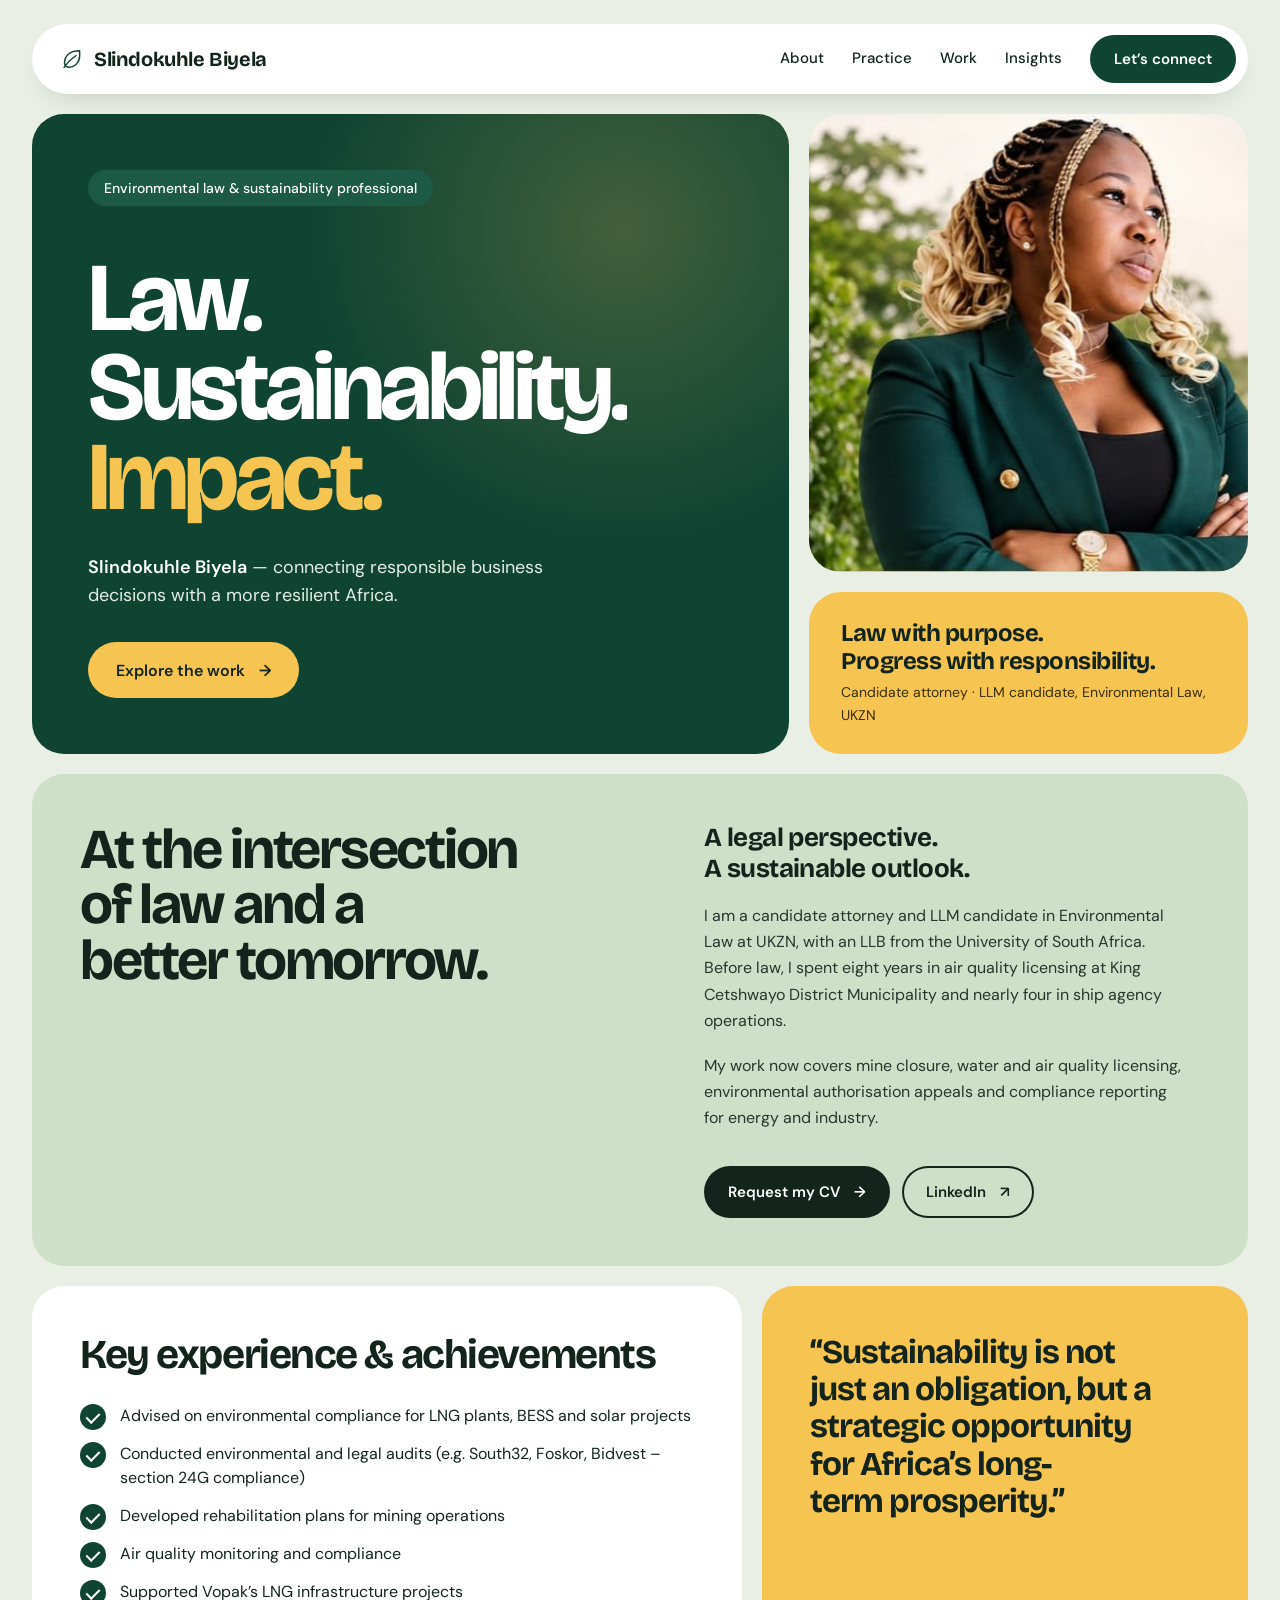
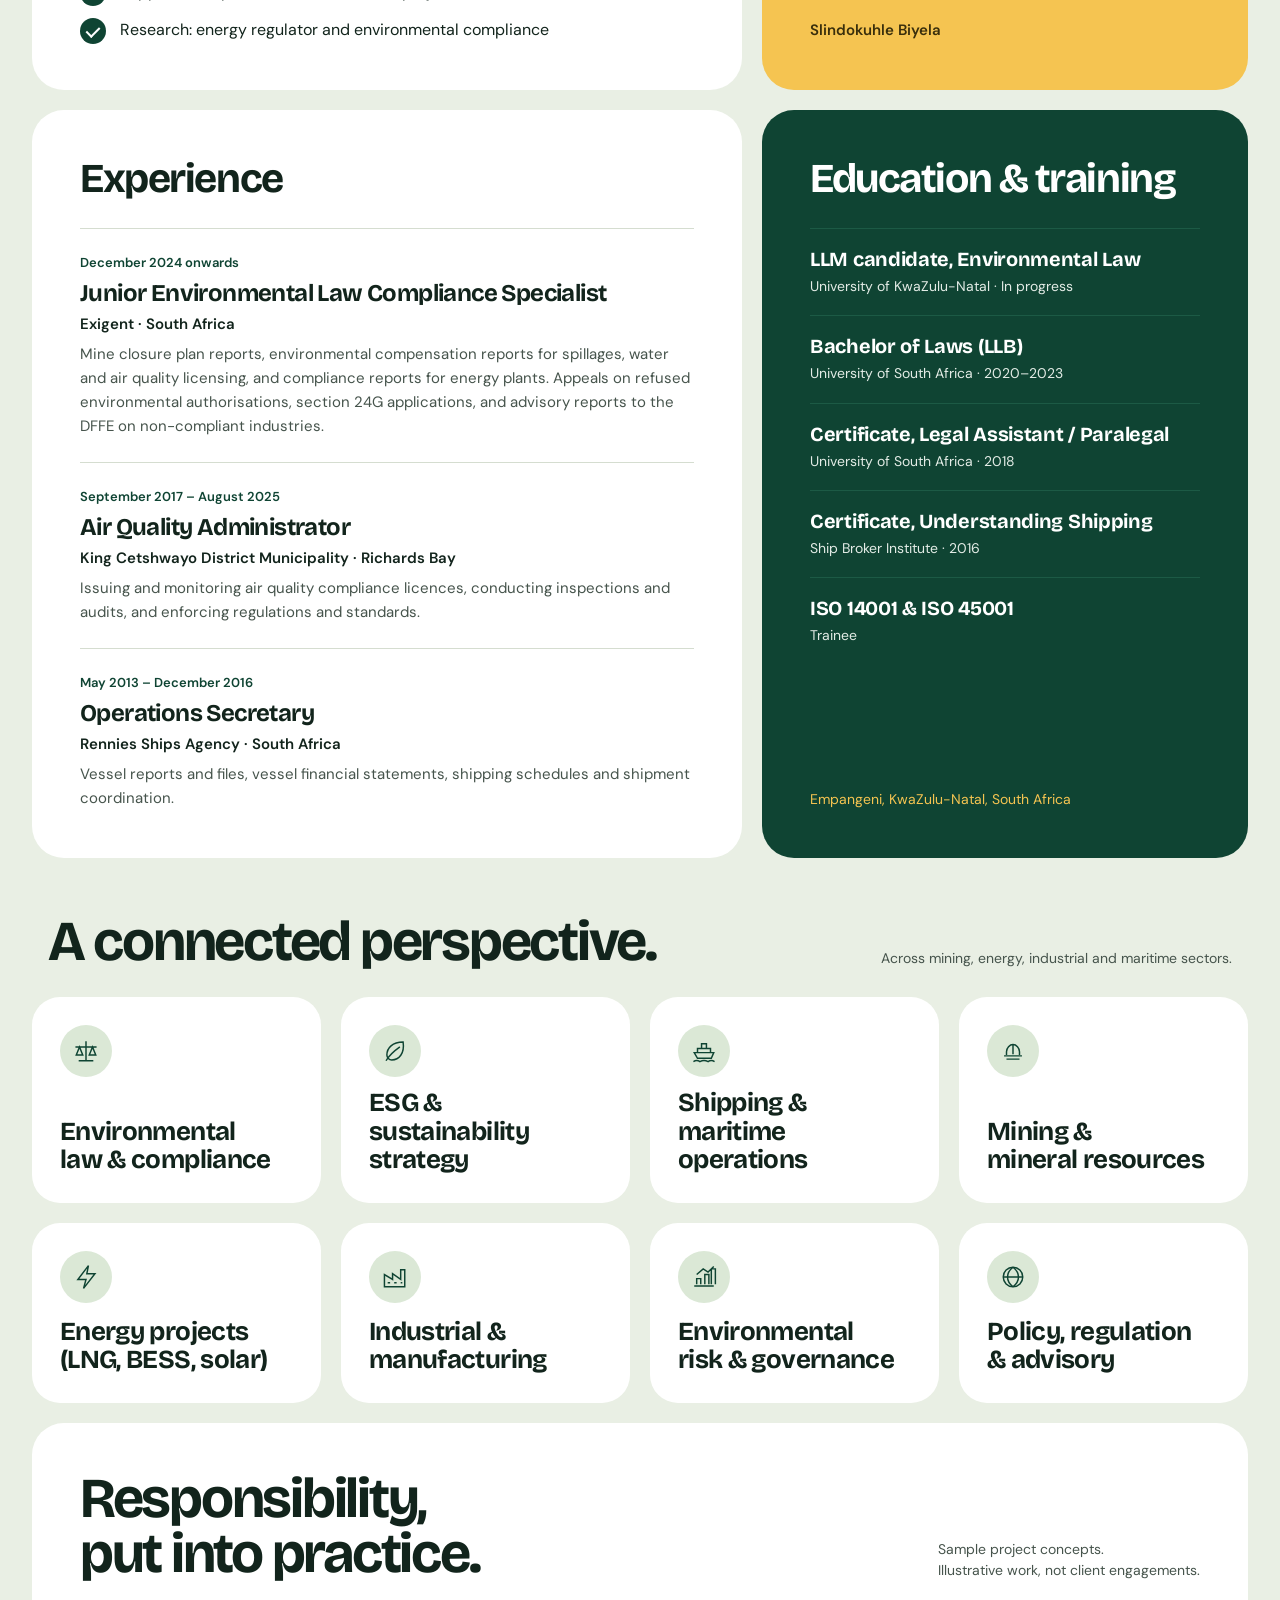
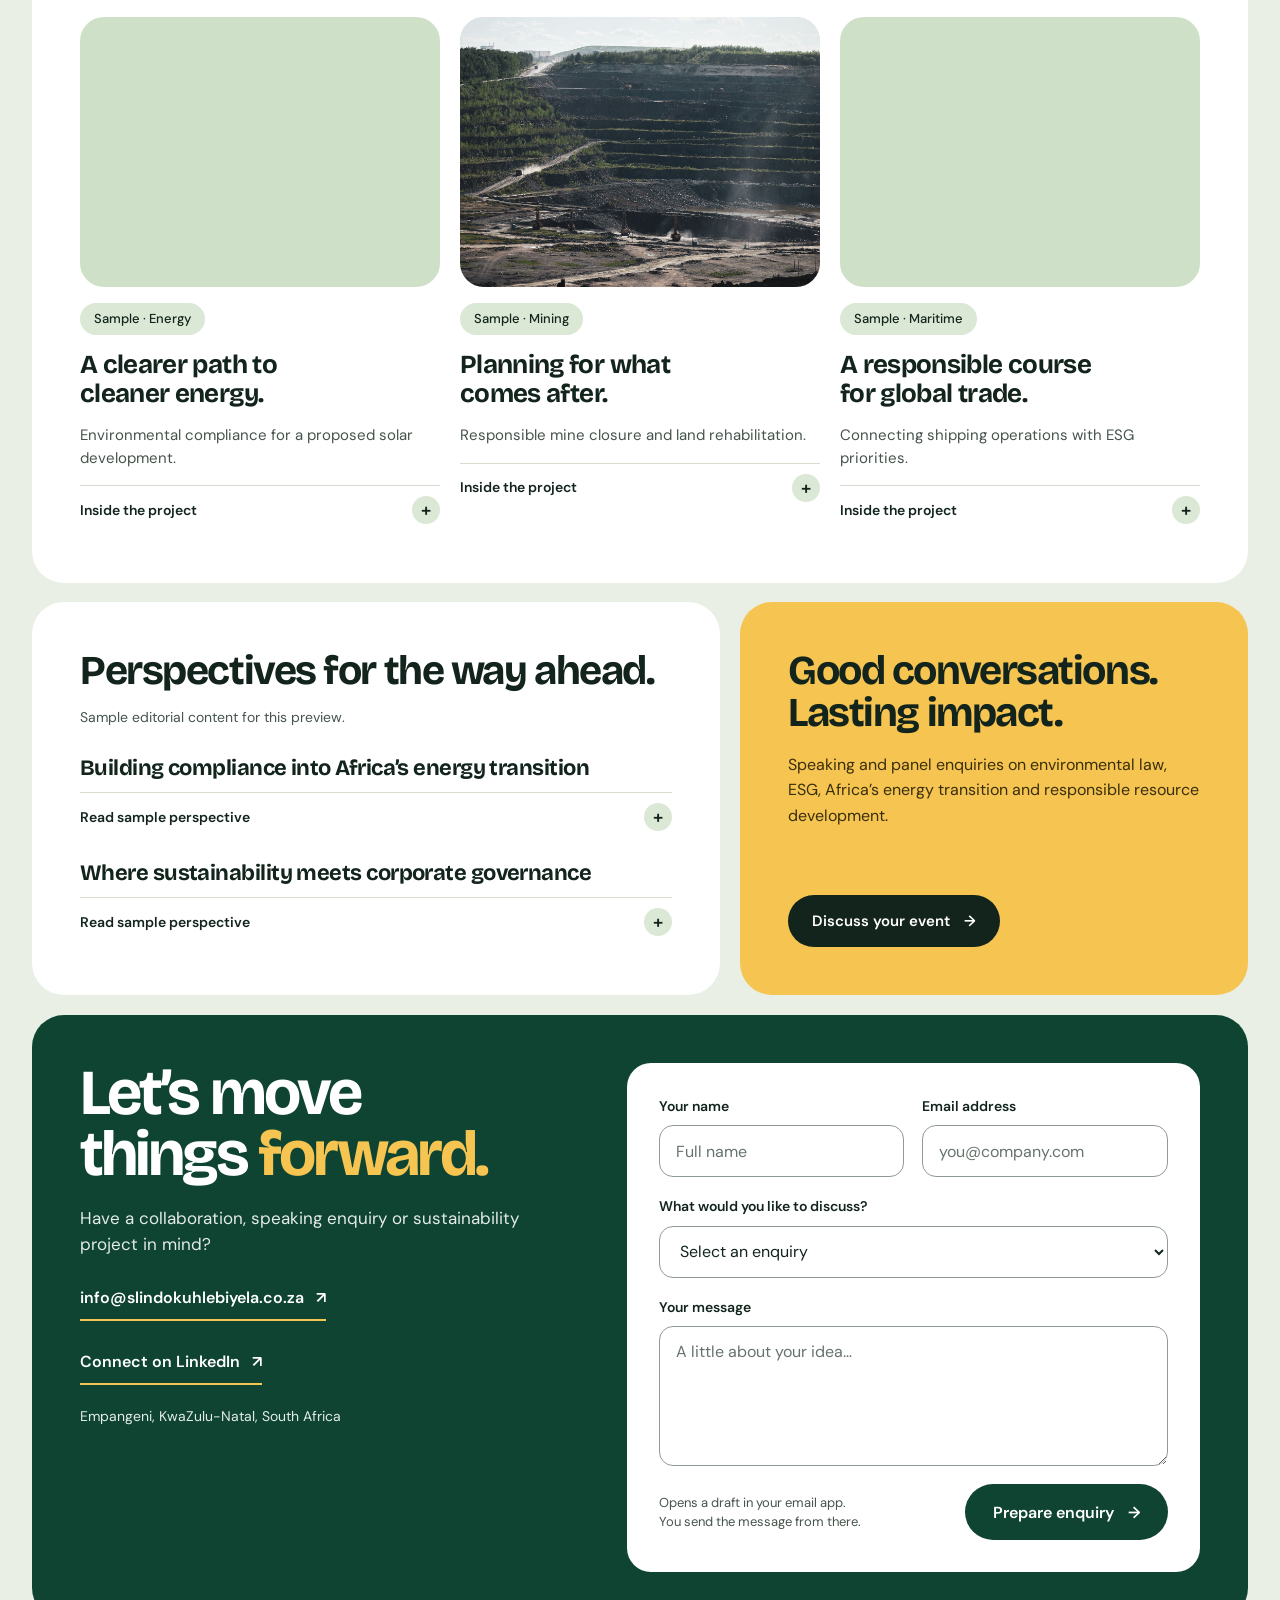
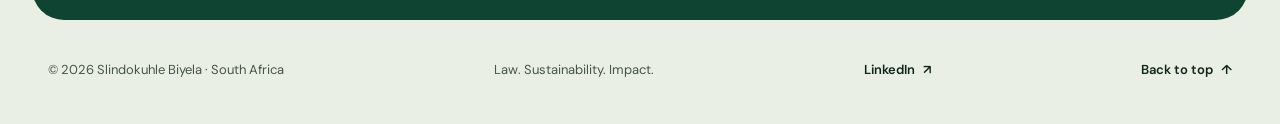
<file: index.html>
<!doctype html>
<html lang="en">
<head>
<meta charset="utf-8"/>
<meta name="viewport" content="width=device-width, initial-scale=1"/>
<meta name="theme-color" content="#0f4433"/>
<meta name="description" content="Slindokuhle Biyela — environmental law, sustainability and corporate governance. Explore areas of practice and enquire about collaboration or speaking."/>
<title>Slindokuhle Biyela — Law. Sustainability. Impact.</title>
<link rel="preconnect" href="https://fonts.googleapis.com"/>
<link rel="preconnect" href="https://fonts.gstatic.com" crossorigin/>
<link href="https://fonts.googleapis.com/css2?family=Bricolage+Grotesque:opsz,wght@12..96,400..800&family=DM+Sans:wght@400;500;600&display=swap" rel="stylesheet"/>
<script>if(!matchMedia("(prefers-reduced-motion: reduce)").matches)document.documentElement.classList.add("anim")</script>
<link rel="stylesheet" href="styles.css"/>
<script src="script.js" defer></script>
</head>
<body>
<svg aria-hidden="true" width="0" height="0" style="position:absolute;overflow:hidden"><defs>
  <symbol id="leaf" viewBox="0 0 32 32"><path d="M26 5C13 5 6 12 6 21a6 6 0 0 0 6 6c9 0 16-8 14-22ZM5 28c4-7 10-12 17-17"/></symbol>
  <symbol id="scales" viewBox="0 0 32 32"><path d="M16 4v24M7 28h18M3 11h26M8 11 4 21h8L8 11Zm16 0-4 10h8l-4-10ZM16 4v7"/></symbol>
  <symbol id="ship" viewBox="0 0 32 32"><path d="M4 18h24l-3 7H8l-4-7ZM8 13h16v5H8zM13 7h6v6h-6zM3 29c3-2 5-2 8 0 4-2 6-2 10 0 3-2 5-2 8 0"/></symbol>
  <symbol id="bolt" viewBox="0 0 32 32"><path d="m19 2-13 17h10l-3 11 14-18H17L19 2Z"/></symbol>
  <symbol id="hat" viewBox="0 0 32 32"><path d="M8 21v-4c0-5 4-9 8-9s8 4 8 9v4M16 8v12M5 22h22M8 26h16"/></symbol>
  <symbol id="factory" viewBox="0 0 32 32"><path d="M3 28V13l10 6v-7l10 7V7h5v21H3ZM3 28h25M7 23h3m5 0h3m5 0h2"/></symbol>
  <symbol id="growth" viewBox="0 0 32 32"><path d="M4 27h24M7 25v-7h5v7m5 0V13h5v12m3 0V6h5v19M7 13l8-7 6 4 7-7"/></symbol>
  <symbol id="globe" viewBox="0 0 32 32"><circle cx="16" cy="16" r="12"/><path d="M4 16h24M16 4c-9 7-9 17 0 24m0-24c9 7 9 17 0 24"/></symbol>
</defs></svg>

<a class="skip-link" href="#main">Skip to content</a>

<div class="page">

<header class="site-header">
  <a class="brand" href="#home" aria-label="Slindokuhle Biyela home"><svg aria-hidden="true" fill="none" stroke="currentColor"><use href="#leaf"/></svg><span>Slindokuhle Biyela</span></a>
  <nav id="main-nav" aria-label="Main navigation">
    <a href="#about">About</a>
    <a href="#expertise">Practice</a>
    <a href="#work">Work</a>
    <a href="#insights">Insights</a>
    <a href="#contact" class="pill pill-green nav-contact">Let’s connect</a>
  </nav>
  <button id="menu-toggle" class="menu-toggle" type="button" aria-controls="main-nav" aria-expanded="false">Menu <svg viewBox="0 0 24 24" fill="none" stroke="currentColor" aria-hidden="true"><path d="M4 8h16M4 16h16"/></svg></button>
</header>

<main id="main">

<section class="hero" id="home">
  <div class="card card-green hero-main">
    <span class="chip chip-on-green">Environmental law &amp; sustainability professional</span>
    <div class="hero-copy">
      <h1><span class="line"><span>Law.</span></span> <span class="line"><span>Sustainability.</span></span> <span class="line"><span class="accent">Impact.</span></span></h1>
      <p class="hero-description"><strong>Slindokuhle Biyela</strong> — connecting responsible business decisions with a more resilient Africa.</p>
      <a class="pill pill-ochre pill-large" href="#work">Explore the work <span aria-hidden="true">→</span></a>
    </div>
  </div>
  <div class="hero-side">
    <figure class="media portrait" aria-busy="true"><img src="assets/portrait.jpg" alt="Slindokuhle Biyela wearing a dark green blazer" fetchpriority="high" decoding="async"/><figcaption class="media-status" role="status">Loading image…</figcaption></figure>
    <div class="card card-ochre hero-note">
      <p class="hero-note-title">Law with purpose.<br>Progress with responsibility.</p>
      <p>Candidate attorney · LLM candidate, Environmental Law, UKZN</p>
    </div>
  </div>
</section>

<section class="card card-sage about" id="about">
  <h2>At the intersection of law and a better tomorrow.</h2>
  <div class="about-copy">
    <p class="large-copy">A legal perspective.<br>A sustainable outlook.</p>
    <p>I am a candidate attorney and LLM candidate in Environmental Law at UKZN, with an LLB from the University of South Africa. Before law, I spent eight years in air quality licensing at King Cetshwayo District Municipality and nearly four in ship agency operations.</p>
    <p>My work now covers mine closure, water and air quality licensing, environmental authorisation appeals and compliance reporting for energy and industry.</p>
    <div class="about-actions">
      <a class="pill pill-ink" href="mailto:info@slindokuhlebiyela.co.za?subject=CV%20request">Request my CV <span aria-hidden="true">→</span></a>
      <a class="pill pill-outline" href="https://www.linkedin.com/in/slindokuhle-biyela-108bab61/" target="_blank" rel="noopener">LinkedIn <span aria-hidden="true">↗</span></a>
    </div>
  </div>
</section>

<div class="duo highlights">
  <section class="card achievements" aria-labelledby="achievements-title">
    <h2 id="achievements-title">Key experience &amp; achievements</h2>
    <ul class="checklist">
      <li>Advised on environmental compliance for LNG plants, BESS and solar projects</li>
      <li>Conducted environmental and legal audits (e.g. South32, Foskor, Bidvest – section 24G compliance)</li>
      <li>Developed rehabilitation plans for mining operations</li>
      <li>Air quality monitoring and compliance</li>
      <li>Supported Vopak’s LNG infrastructure projects</li>
      <li>Research: energy regulator and environmental compliance</li>
    </ul>
  </section>
  <figure class="card card-ochre quote">
    <blockquote><p>Sustainability is not just an obligation, but a strategic opportunity for Africa’s long-term prosperity.</p></blockquote>
    <figcaption>Slindokuhle Biyela</figcaption>
  </figure>
</div>

<div class="duo profile" id="profile">
  <section class="card experience" aria-labelledby="experience-title">
    <h2 id="experience-title">Experience</h2>
    <ol class="timeline">
      <li>
        <p class="timeline-date">December 2024 onwards</p>
        <h3>Junior Environmental Law Compliance Specialist</h3>
        <p class="timeline-org">Exigent · South Africa</p>
        <p>Mine closure plan reports, environmental compensation reports for spillages, water and air quality licensing, and compliance reports for energy plants. Appeals on refused environmental authorisations, section 24G applications, and advisory reports to the DFFE on non-compliant industries.</p>
      </li>
      <li>
        <p class="timeline-date">September 2017 – August 2025</p>
        <h3>Air Quality Administrator</h3>
        <p class="timeline-org">King Cetshwayo District Municipality · Richards Bay</p>
        <p>Issuing and monitoring air quality compliance licences, conducting inspections and audits, and enforcing regulations and standards.</p>
      </li>
      <li>
        <p class="timeline-date">May 2013 – December 2016</p>
        <h3>Operations Secretary</h3>
        <p class="timeline-org">Rennies Ships Agency · South Africa</p>
        <p>Vessel reports and files, vessel financial statements, shipping schedules and shipment coordination.</p>
      </li>
    </ol>
  </section>
  <section class="card card-green education" aria-labelledby="education-title">
    <h2 id="education-title">Education &amp; training</h2>
    <ul class="credentials">
      <li><strong>LLM candidate, Environmental Law</strong><span>University of KwaZulu-Natal · In progress</span></li>
      <li><strong>Bachelor of Laws (LLB)</strong><span>University of South Africa · 2020–2023</span></li>
      <li><strong>Certificate, Legal Assistant / Paralegal</strong><span>University of South Africa · 2018</span></li>
      <li><strong>Certificate, Understanding Shipping</strong><span>Ship Broker Institute · 2016</span></li>
      <li><strong>ISO 14001 &amp; ISO 45001</strong><span>Trainee</span></li>
    </ul>
    <p class="education-location">Empangeni, KwaZulu-Natal, South Africa</p>
  </section>
</div>

<section class="practice" id="expertise" aria-labelledby="practice-title">
  <div class="section-heading">
    <h2 id="practice-title">A connected perspective.</h2>
    <p>Across mining, energy, industrial and maritime sectors.</p>
  </div>
  <div class="practice-list">
    <div class="card tile"><span class="icon-badge"><svg aria-hidden="true" fill="none" stroke="currentColor"><use href="#scales"/></svg></span><h3>Environmental law &amp; compliance</h3></div>
    <div class="card tile"><span class="icon-badge"><svg aria-hidden="true" fill="none" stroke="currentColor"><use href="#leaf"/></svg></span><h3>ESG &amp; sustainability strategy</h3></div>
    <div class="card tile"><span class="icon-badge"><svg aria-hidden="true" fill="none" stroke="currentColor"><use href="#ship"/></svg></span><h3>Shipping &amp; maritime operations</h3></div>
    <div class="card tile"><span class="icon-badge"><svg aria-hidden="true" fill="none" stroke="currentColor"><use href="#hat"/></svg></span><h3>Mining &amp; mineral resources</h3></div>
    <div class="card tile"><span class="icon-badge"><svg aria-hidden="true" fill="none" stroke="currentColor"><use href="#bolt"/></svg></span><h3>Energy projects (LNG, BESS, solar)</h3></div>
    <div class="card tile"><span class="icon-badge"><svg aria-hidden="true" fill="none" stroke="currentColor"><use href="#factory"/></svg></span><h3>Industrial &amp; manufacturing</h3></div>
    <div class="card tile"><span class="icon-badge"><svg aria-hidden="true" fill="none" stroke="currentColor"><use href="#growth"/></svg></span><h3>Environmental risk &amp; governance</h3></div>
    <div class="card tile"><span class="icon-badge"><svg aria-hidden="true" fill="none" stroke="currentColor"><use href="#globe"/></svg></span><h3>Policy, regulation &amp; advisory</h3></div>
  </div>
</section>

<section class="card work" id="work">
  <div class="section-heading">
    <h2>Responsibility,<br>put into practice.</h2>
    <p>Sample project concepts.<br>Illustrative work, not client engagements.</p>
  </div>
  <div class="projects">
    <article class="project">
      <figure class="media" aria-busy="true"><img src="assets/solar-project.jpg" alt="Rows of photovoltaic panels at a solar installation" loading="lazy" decoding="async"/><figcaption class="media-status" role="status">Loading image…</figcaption></figure>
      <span class="chip">Sample · Energy</span>
      <h3>A clearer path to cleaner energy.</h3>
      <p>Environmental compliance for a proposed solar development.</p>
      <details><summary>Inside the project <span aria-hidden="true">+</span></summary><p>Map approvals, identify environmental considerations and define monitoring responsibilities before operations begin.</p></details>
    </article>
    <article class="project">
      <figure class="media mine-photo" aria-busy="true"><img src="assets/mine-project.jpg" alt="Terraced open-pit mine surrounded by vegetation" loading="lazy" decoding="async"/><figcaption class="media-status" role="status">Loading image…</figcaption></figure>
      <span class="chip">Sample · Mining</span>
      <h3>Planning for what comes after.</h3>
      <p>Responsible mine closure and land rehabilitation.</p>
      <details><summary>Inside the project <span aria-hidden="true">+</span></summary><p>Structure a rehabilitation checklist for restoration, long-term land use and post-closure environmental oversight.</p></details>
    </article>
    <article class="project">
      <figure class="media" aria-busy="true"><img src="assets/shipping-project.jpg" alt="Container vessel and cargo cranes at a shipping terminal" loading="lazy" decoding="async"/><figcaption class="media-status" role="status">Loading image…</figcaption></figure>
      <span class="chip">Sample · Maritime</span>
      <h3>A responsible course for global trade.</h3>
      <p>Connecting shipping operations with ESG priorities.</p>
      <details><summary>Inside the project <span aria-hidden="true">+</span></summary><p>Outline environmental reporting requirements and governance responsibilities across everyday maritime operations.</p></details>
    </article>
  </div>
</section>

<div class="duo">
  <section class="card insights" id="insights">
    <h2>Perspectives for the way ahead.</h2>
    <p class="insights-note">Sample editorial content for this preview.</p>
    <div class="insight-list">
      <article><h3>Building compliance into Africa’s energy transition</h3><details><summary>Read sample perspective <span aria-hidden="true">+</span></summary><p>Consider environmental requirements early, alongside investment and operational decisions. This illustrative excerpt is not a published article.</p></details></article>
      <article><h3>Where sustainability meets corporate governance</h3><details><summary>Read sample perspective <span aria-hidden="true">+</span></summary><p>Clear accountability connects environmental commitments to everyday business decisions. This illustrative excerpt is not a published article.</p></details></article>
    </div>
  </section>
  <section class="card card-ochre speaking" id="speaking">
    <h2>Good conversations.<br>Lasting impact.</h2>
    <p>Speaking and panel enquiries on environmental law, ESG, Africa’s energy transition and responsible resource development.</p>
    <a class="pill pill-ink" href="#contact" data-enquiry="Speaking &amp; panels">Discuss your event <span aria-hidden="true">→</span></a>
  </section>
</div>

<section class="card card-green contact" id="contact">
  <div class="contact-copy">
    <h2>Let’s move things <span>forward.</span></h2>
    <p>Have a collaboration, speaking enquiry or sustainability project in mind?</p>
    <a class="contact-email" href="mailto:info@slindokuhlebiyela.co.za">info@slindokuhlebiyela.co.za <span aria-hidden="true">↗</span></a>
    <a class="contact-email" href="https://www.linkedin.com/in/slindokuhle-biyela-108bab61/" target="_blank" rel="noopener">Connect on LinkedIn <span aria-hidden="true">↗</span></a>
    <span class="contact-location">Empangeni, KwaZulu-Natal, South Africa</span>
  </div>
  <form id="contact-form" novalidate>
    <div class="form-row">
      <label>Your name<input name="name" autocomplete="name" required maxlength="120" placeholder="Full name"/></label>
      <label>Email address<input name="email" type="email" autocomplete="email" required maxlength="254" placeholder="you@company.com"/></label>
    </div>
    <label>What would you like to discuss?<select name="subject" required><option value="">Select an enquiry</option><option>Collaboration</option><option>Speaking &amp; panels</option><option>Sustainability project</option><option>Publication enquiry</option><option>Something else</option></select></label>
    <label>Your message<textarea name="message" required maxlength="3000" placeholder="A little about your idea…"></textarea></label>
    <div class="form-bottom">
      <p id="form-help">Opens a draft in your email app.<br>You send the message from there.</p>
      <button class="pill pill-green pill-large" type="submit" aria-describedby="form-help form-status">Prepare enquiry <span aria-hidden="true">→</span></button>
    </div>
    <p id="form-status" role="status" aria-live="polite" aria-atomic="true"></p>
  </form>
</section>

</main>

<footer>
  <span>© <span id="year"></span> Slindokuhle Biyela · South Africa</span>
  <span>Law. Sustainability. Impact.</span>
  <a href="https://www.linkedin.com/in/slindokuhle-biyela-108bab61/" class="back-top" target="_blank" rel="noopener">LinkedIn <span aria-hidden="true">↗</span></a>
  <a href="#home" class="back-top">Back to top <span aria-hidden="true">↑</span></a>
</footer>

</div>
</body>
</html>
</file>
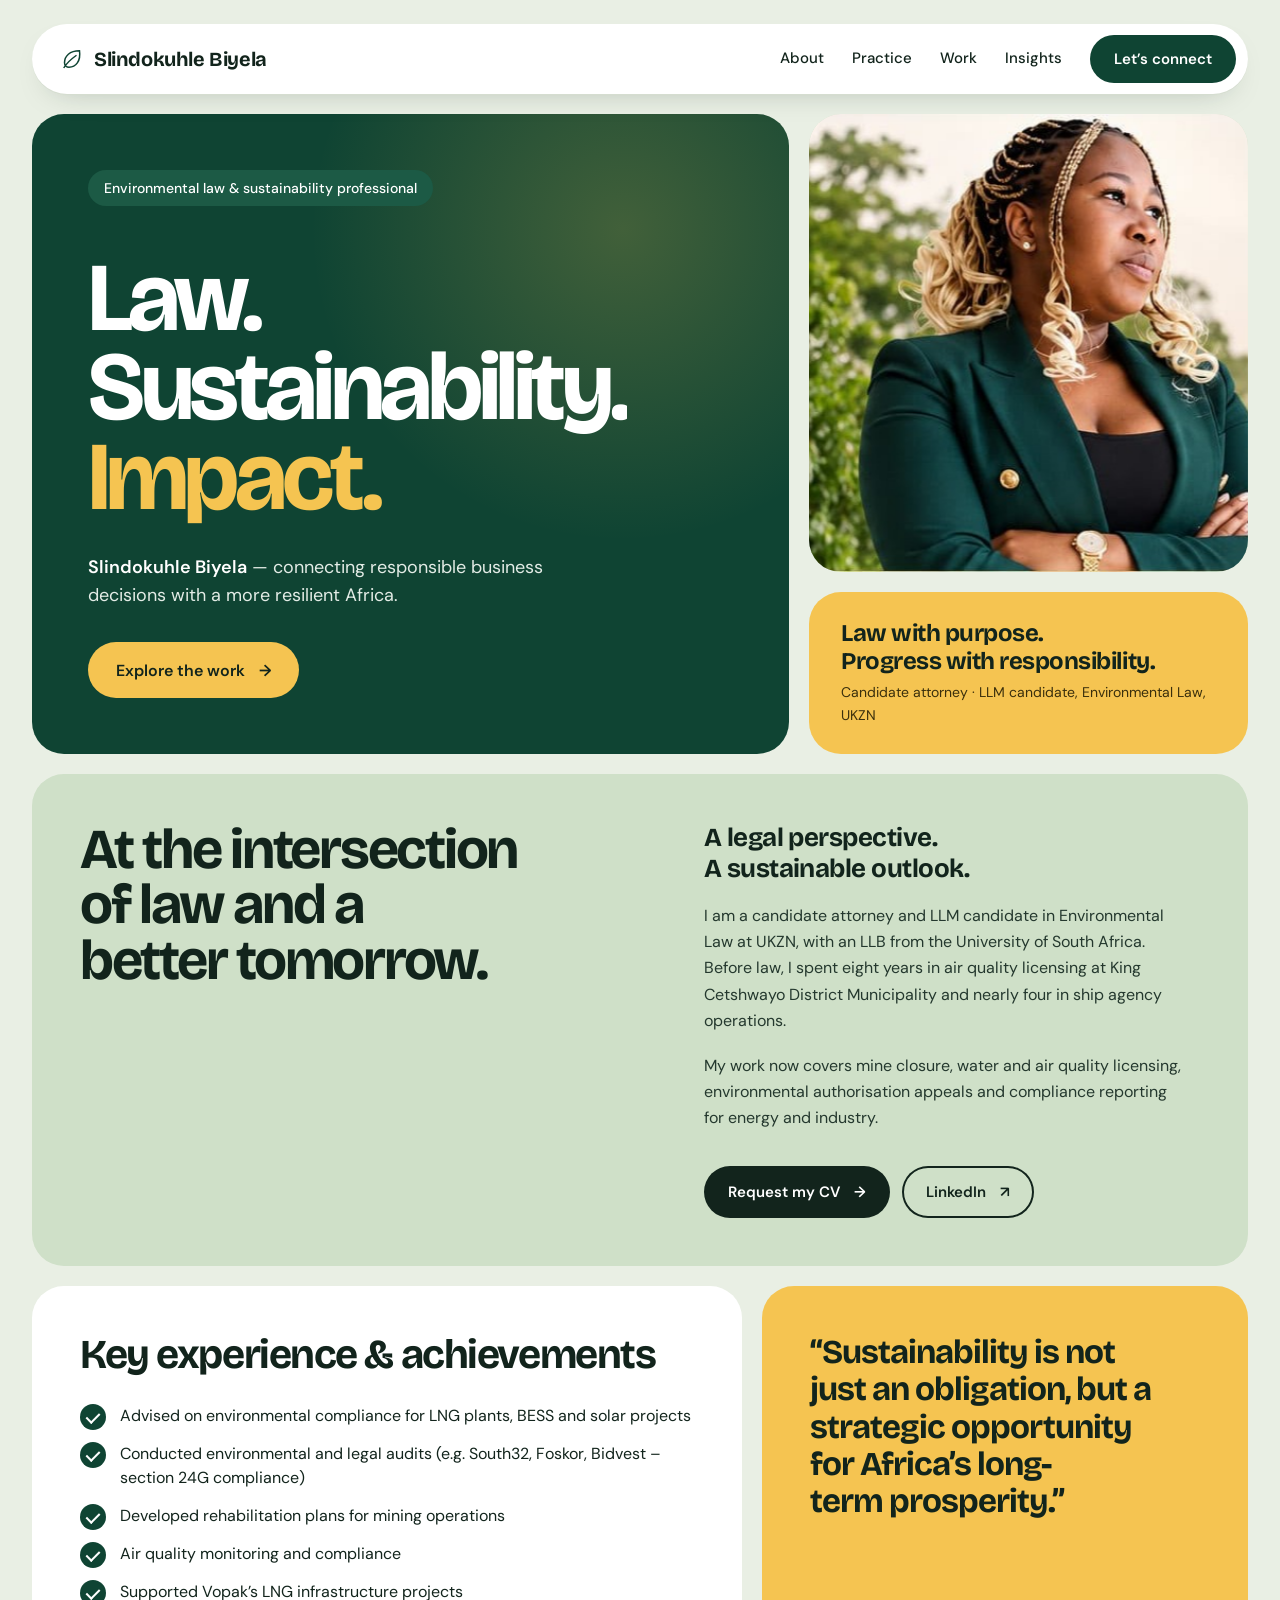
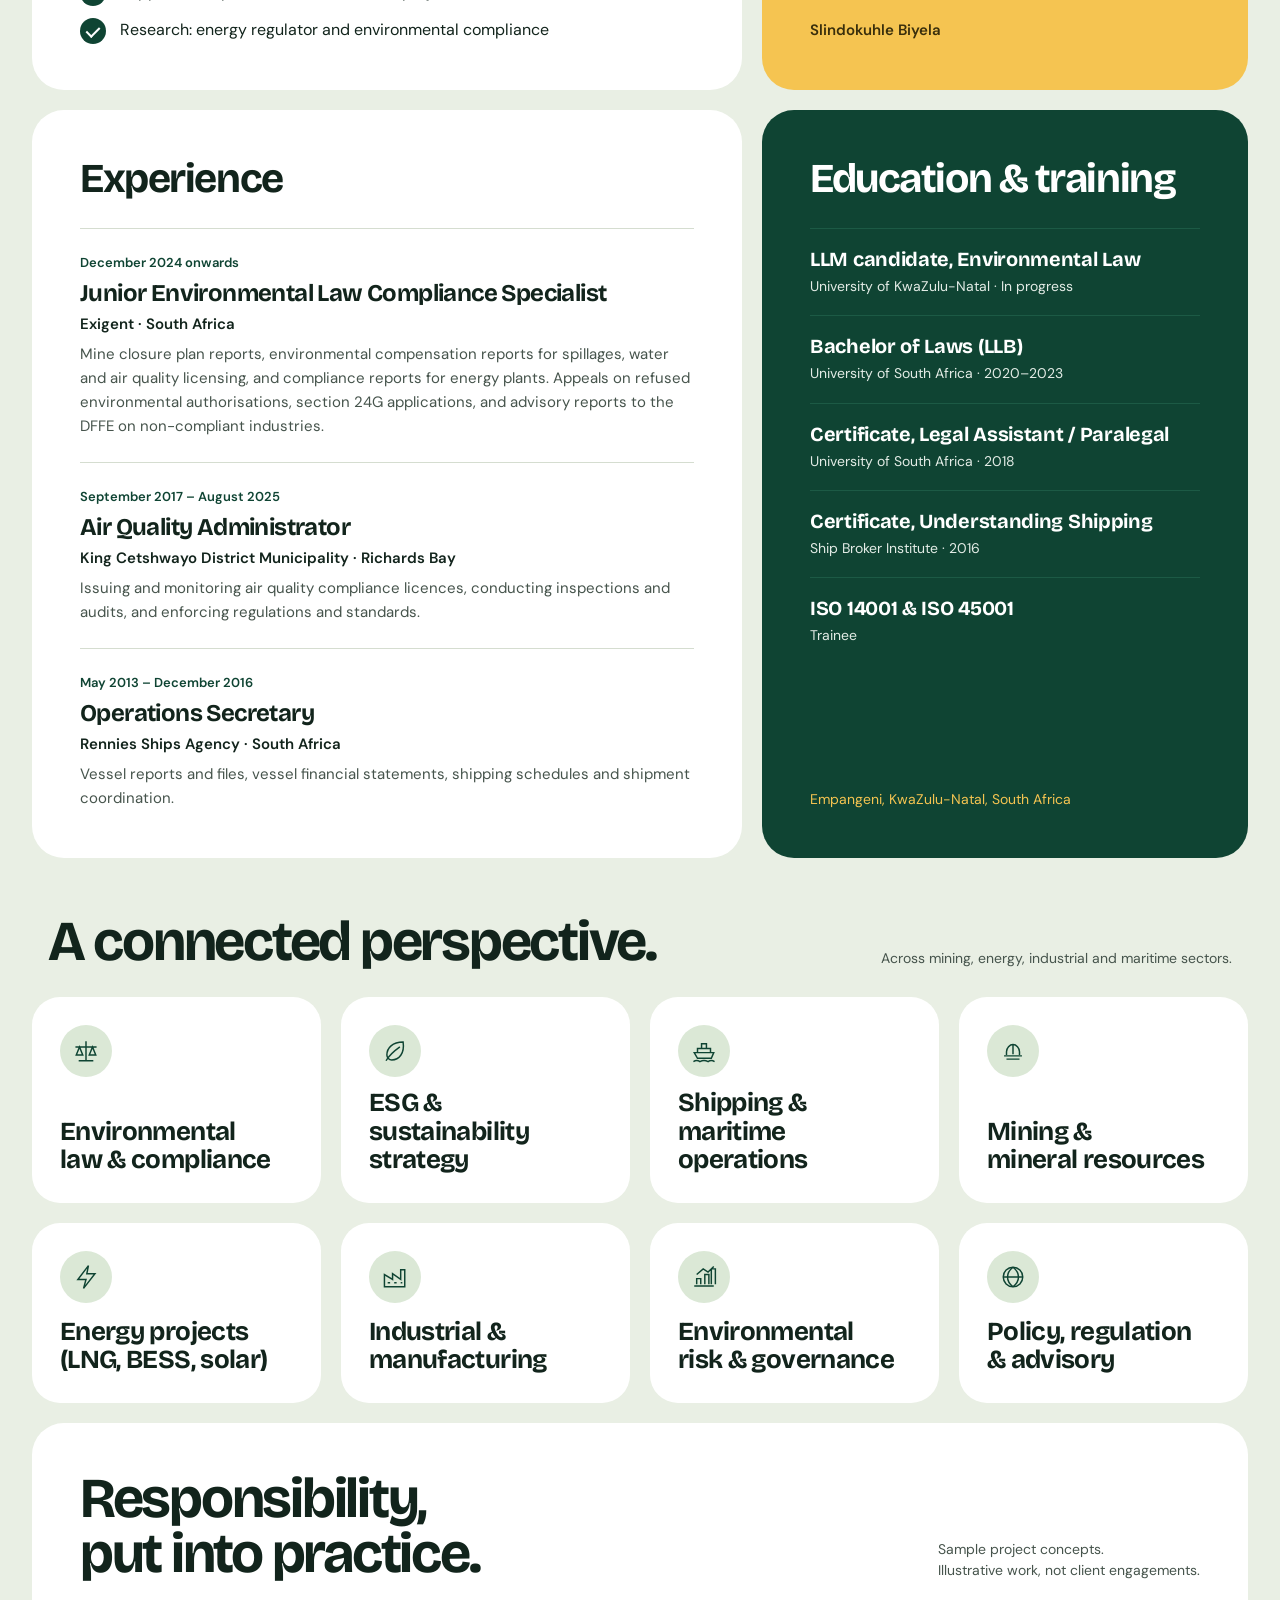
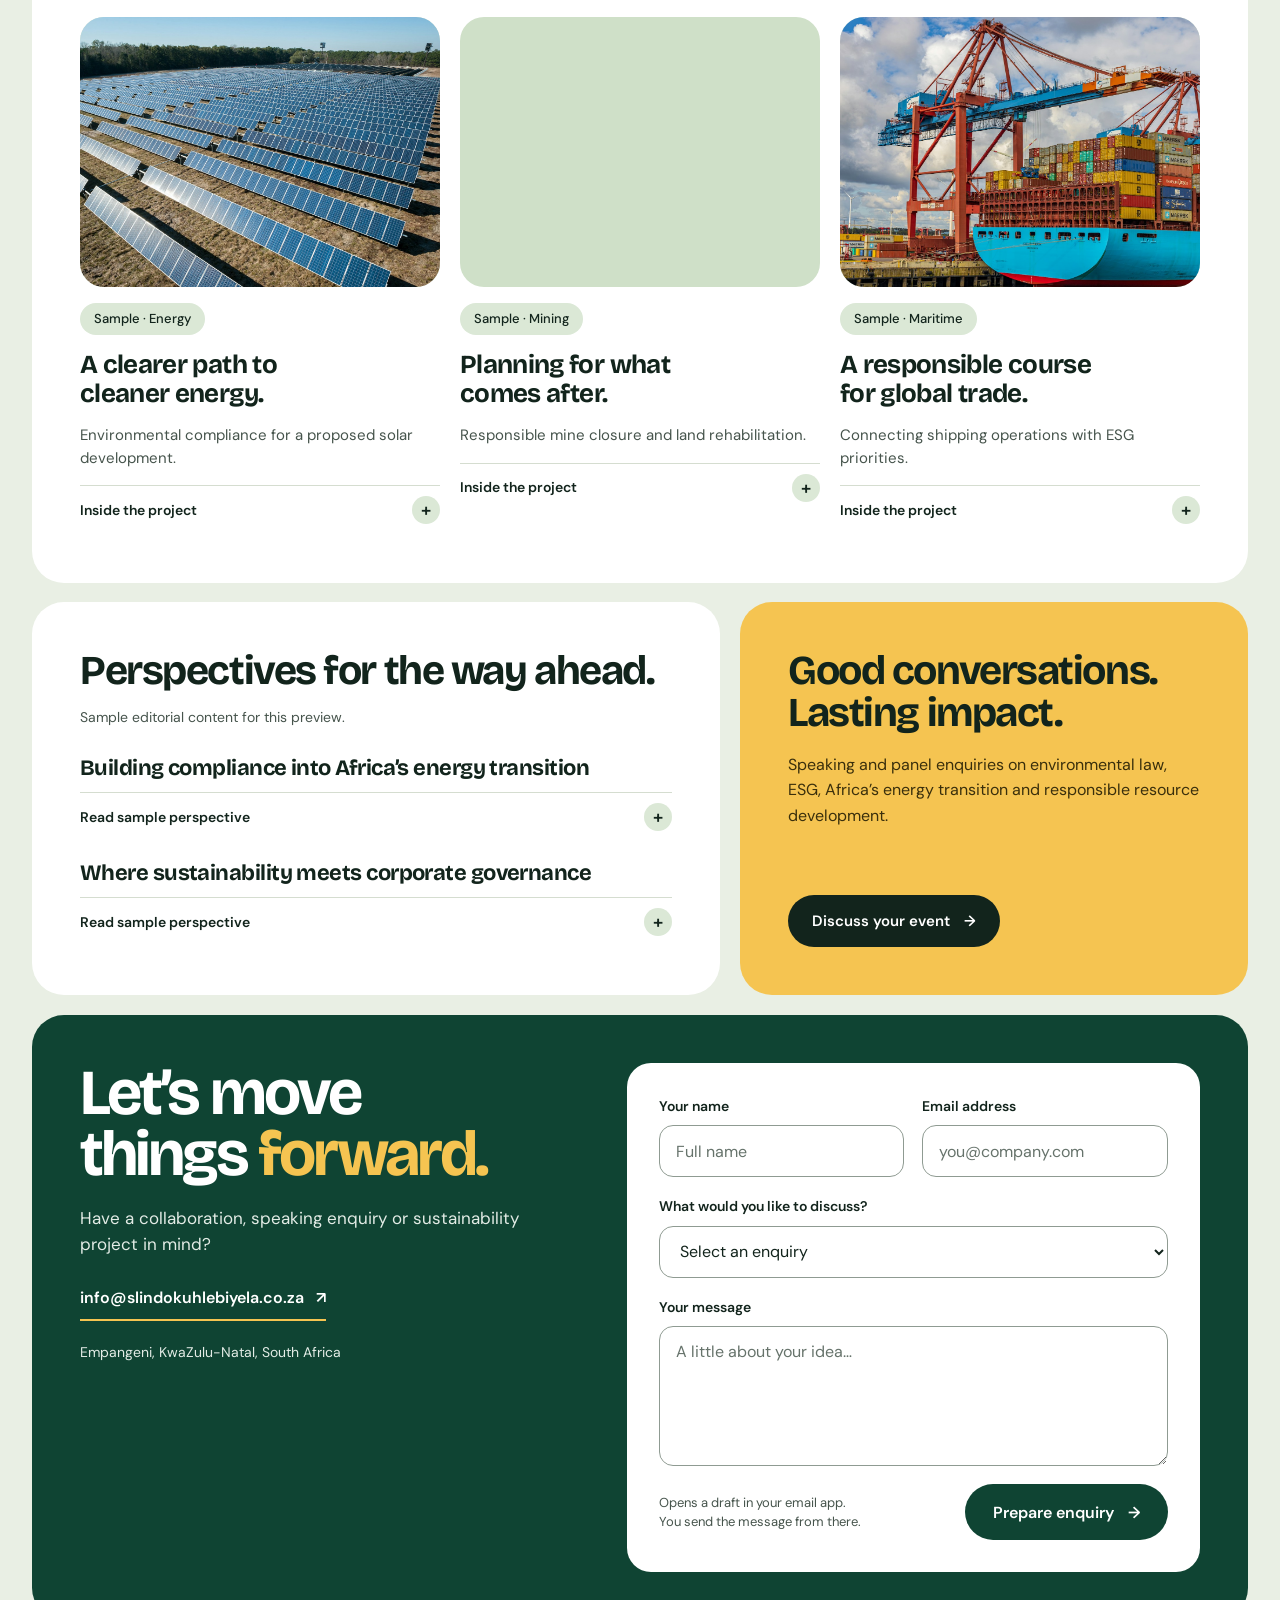
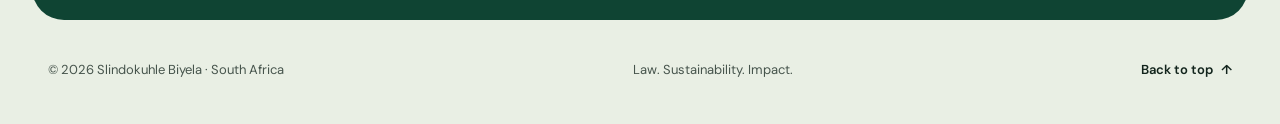
<file: slindokuhle-site/index.html>
<!doctype html>
<html lang="en">
<head>
<meta charset="utf-8"/>
<meta name="viewport" content="width=device-width, initial-scale=1"/>
<meta name="theme-color" content="#0f4433"/>
<meta name="description" content="Slindokuhle Biyela — environmental law, sustainability and corporate governance. Explore areas of practice and enquire about collaboration or speaking."/>
<title>Slindokuhle Biyela — Law. Sustainability. Impact.</title>
<link rel="preconnect" href="https://fonts.googleapis.com"/>
<link rel="preconnect" href="https://fonts.gstatic.com" crossorigin/>
<link href="https://fonts.googleapis.com/css2?family=Bricolage+Grotesque:opsz,wght@12..96,400..800&family=DM+Sans:wght@400;500;600&display=swap" rel="stylesheet"/>
<script>if(!matchMedia("(prefers-reduced-motion: reduce)").matches)document.documentElement.classList.add("anim")</script>
<link rel="stylesheet" href="styles.css"/>
<script src="script.js" defer></script>
</head>
<body>
<svg aria-hidden="true" width="0" height="0" style="position:absolute;overflow:hidden"><defs>
  <symbol id="leaf" viewBox="0 0 32 32"><path d="M26 5C13 5 6 12 6 21a6 6 0 0 0 6 6c9 0 16-8 14-22ZM5 28c4-7 10-12 17-17"/></symbol>
  <symbol id="scales" viewBox="0 0 32 32"><path d="M16 4v24M7 28h18M3 11h26M8 11 4 21h8L8 11Zm16 0-4 10h8l-4-10ZM16 4v7"/></symbol>
  <symbol id="ship" viewBox="0 0 32 32"><path d="M4 18h24l-3 7H8l-4-7ZM8 13h16v5H8zM13 7h6v6h-6zM3 29c3-2 5-2 8 0 4-2 6-2 10 0 3-2 5-2 8 0"/></symbol>
  <symbol id="bolt" viewBox="0 0 32 32"><path d="m19 2-13 17h10l-3 11 14-18H17L19 2Z"/></symbol>
  <symbol id="hat" viewBox="0 0 32 32"><path d="M8 21v-4c0-5 4-9 8-9s8 4 8 9v4M16 8v12M5 22h22M8 26h16"/></symbol>
  <symbol id="factory" viewBox="0 0 32 32"><path d="M3 28V13l10 6v-7l10 7V7h5v21H3ZM3 28h25M7 23h3m5 0h3m5 0h2"/></symbol>
  <symbol id="growth" viewBox="0 0 32 32"><path d="M4 27h24M7 25v-7h5v7m5 0V13h5v12m3 0V6h5v19M7 13l8-7 6 4 7-7"/></symbol>
  <symbol id="globe" viewBox="0 0 32 32"><circle cx="16" cy="16" r="12"/><path d="M4 16h24M16 4c-9 7-9 17 0 24m0-24c9 7 9 17 0 24"/></symbol>
</defs></svg>

<a class="skip-link" href="#main">Skip to content</a>

<div class="page">

<header class="site-header">
  <a class="brand" href="#home" aria-label="Slindokuhle Biyela home"><svg aria-hidden="true" fill="none" stroke="currentColor"><use href="#leaf"/></svg><span>Slindokuhle Biyela</span></a>
  <nav id="main-nav" aria-label="Main navigation">
    <a href="#about">About</a>
    <a href="#expertise">Practice</a>
    <a href="#work">Work</a>
    <a href="#insights">Insights</a>
    <a href="#contact" class="pill pill-green nav-contact">Let’s connect</a>
  </nav>
  <button id="menu-toggle" class="menu-toggle" type="button" aria-controls="main-nav" aria-expanded="false">Menu <svg viewBox="0 0 24 24" fill="none" stroke="currentColor" aria-hidden="true"><path d="M4 8h16M4 16h16"/></svg></button>
</header>

<main id="main">

<section class="hero" id="home">
  <div class="card card-green hero-main">
    <span class="chip chip-on-green">Environmental law &amp; sustainability professional</span>
    <div class="hero-copy">
      <h1><span class="line"><span>Law.</span></span> <span class="line"><span>Sustainability.</span></span> <span class="line"><span class="accent">Impact.</span></span></h1>
      <p class="hero-description"><strong>Slindokuhle Biyela</strong> — connecting responsible business decisions with a more resilient Africa.</p>
      <a class="pill pill-ochre pill-large" href="#work">Explore the work <span aria-hidden="true">→</span></a>
    </div>
  </div>
  <div class="hero-side">
    <figure class="media portrait" aria-busy="true"><img src="assets/portrait.jpg" alt="Slindokuhle Biyela wearing a dark green blazer" fetchpriority="high" decoding="async"/><figcaption class="media-status" role="status">Loading image…</figcaption></figure>
    <div class="card card-ochre hero-note">
      <p class="hero-note-title">Law with purpose.<br>Progress with responsibility.</p>
      <p>Candidate attorney · LLM candidate, Environmental Law, UKZN</p>
    </div>
  </div>
</section>

<section class="card card-sage about" id="about">
  <h2>At the intersection of law and a better tomorrow.</h2>
  <div class="about-copy">
    <p class="large-copy">A legal perspective.<br>A sustainable outlook.</p>
    <p>I am a candidate attorney and LLM candidate in Environmental Law at UKZN, with an LLB from the University of South Africa. Before law, I spent eight years in air quality licensing at King Cetshwayo District Municipality and nearly four in ship agency operations.</p>
    <p>My work now covers mine closure, water and air quality licensing, environmental authorisation appeals and compliance reporting for energy and industry.</p>
    <div class="about-actions">
      <a class="pill pill-ink" href="mailto:info@slindokuhlebiyela.co.za?subject=CV%20request">Request my CV <span aria-hidden="true">→</span></a>
      <a class="pill pill-outline" href="https://www.linkedin.com/in/slindokuhle-biyela-108bab61" target="_blank" rel="noopener">LinkedIn <span aria-hidden="true">↗</span></a>
    </div>
  </div>
</section>

<div class="duo highlights">
  <section class="card achievements" aria-labelledby="achievements-title">
    <h2 id="achievements-title">Key experience &amp; achievements</h2>
    <ul class="checklist">
      <li>Advised on environmental compliance for LNG plants, BESS and solar projects</li>
      <li>Conducted environmental and legal audits (e.g. South32, Foskor, Bidvest – section 24G compliance)</li>
      <li>Developed rehabilitation plans for mining operations</li>
      <li>Air quality monitoring and compliance</li>
      <li>Supported Vopak’s LNG infrastructure projects</li>
      <li>Research: energy regulator and environmental compliance</li>
    </ul>
  </section>
  <figure class="card card-ochre quote">
    <blockquote><p>Sustainability is not just an obligation, but a strategic opportunity for Africa’s long-term prosperity.</p></blockquote>
    <figcaption>Slindokuhle Biyela</figcaption>
  </figure>
</div>

<div class="duo profile" id="profile">
  <section class="card experience" aria-labelledby="experience-title">
    <h2 id="experience-title">Experience</h2>
    <ol class="timeline">
      <li>
        <p class="timeline-date">December 2024 onwards</p>
        <h3>Junior Environmental Law Compliance Specialist</h3>
        <p class="timeline-org">Exigent · South Africa</p>
        <p>Mine closure plan reports, environmental compensation reports for spillages, water and air quality licensing, and compliance reports for energy plants. Appeals on refused environmental authorisations, section 24G applications, and advisory reports to the DFFE on non-compliant industries.</p>
      </li>
      <li>
        <p class="timeline-date">September 2017 – August 2025</p>
        <h3>Air Quality Administrator</h3>
        <p class="timeline-org">King Cetshwayo District Municipality · Richards Bay</p>
        <p>Issuing and monitoring air quality compliance licences, conducting inspections and audits, and enforcing regulations and standards.</p>
      </li>
      <li>
        <p class="timeline-date">May 2013 – December 2016</p>
        <h3>Operations Secretary</h3>
        <p class="timeline-org">Rennies Ships Agency · South Africa</p>
        <p>Vessel reports and files, vessel financial statements, shipping schedules and shipment coordination.</p>
      </li>
    </ol>
  </section>
  <section class="card card-green education" aria-labelledby="education-title">
    <h2 id="education-title">Education &amp; training</h2>
    <ul class="credentials">
      <li><strong>LLM candidate, Environmental Law</strong><span>University of KwaZulu-Natal · In progress</span></li>
      <li><strong>Bachelor of Laws (LLB)</strong><span>University of South Africa · 2020–2023</span></li>
      <li><strong>Certificate, Legal Assistant / Paralegal</strong><span>University of South Africa · 2018</span></li>
      <li><strong>Certificate, Understanding Shipping</strong><span>Ship Broker Institute · 2016</span></li>
      <li><strong>ISO 14001 &amp; ISO 45001</strong><span>Trainee</span></li>
    </ul>
    <p class="education-location">Empangeni, KwaZulu-Natal, South Africa</p>
  </section>
</div>

<section class="practice" id="expertise" aria-labelledby="practice-title">
  <div class="section-heading">
    <h2 id="practice-title">A connected perspective.</h2>
    <p>Across mining, energy, industrial and maritime sectors.</p>
  </div>
  <div class="practice-list">
    <div class="card tile"><span class="icon-badge"><svg aria-hidden="true" fill="none" stroke="currentColor"><use href="#scales"/></svg></span><h3>Environmental law &amp; compliance</h3></div>
    <div class="card tile"><span class="icon-badge"><svg aria-hidden="true" fill="none" stroke="currentColor"><use href="#leaf"/></svg></span><h3>ESG &amp; sustainability strategy</h3></div>
    <div class="card tile"><span class="icon-badge"><svg aria-hidden="true" fill="none" stroke="currentColor"><use href="#ship"/></svg></span><h3>Shipping &amp; maritime operations</h3></div>
    <div class="card tile"><span class="icon-badge"><svg aria-hidden="true" fill="none" stroke="currentColor"><use href="#hat"/></svg></span><h3>Mining &amp; mineral resources</h3></div>
    <div class="card tile"><span class="icon-badge"><svg aria-hidden="true" fill="none" stroke="currentColor"><use href="#bolt"/></svg></span><h3>Energy projects (LNG, BESS, solar)</h3></div>
    <div class="card tile"><span class="icon-badge"><svg aria-hidden="true" fill="none" stroke="currentColor"><use href="#factory"/></svg></span><h3>Industrial &amp; manufacturing</h3></div>
    <div class="card tile"><span class="icon-badge"><svg aria-hidden="true" fill="none" stroke="currentColor"><use href="#growth"/></svg></span><h3>Environmental risk &amp; governance</h3></div>
    <div class="card tile"><span class="icon-badge"><svg aria-hidden="true" fill="none" stroke="currentColor"><use href="#globe"/></svg></span><h3>Policy, regulation &amp; advisory</h3></div>
  </div>
</section>

<section class="card work" id="work">
  <div class="section-heading">
    <h2>Responsibility,<br>put into practice.</h2>
    <p>Sample project concepts.<br>Illustrative work, not client engagements.</p>
  </div>
  <div class="projects">
    <article class="project">
      <figure class="media" aria-busy="true"><img src="assets/solar-project.jpg" alt="Rows of photovoltaic panels at a solar installation" loading="lazy" decoding="async"/><figcaption class="media-status" role="status">Loading image…</figcaption></figure>
      <span class="chip">Sample · Energy</span>
      <h3>A clearer path to cleaner energy.</h3>
      <p>Environmental compliance for a proposed solar development.</p>
      <details><summary>Inside the project <span aria-hidden="true">+</span></summary><p>Map approvals, identify environmental considerations and define monitoring responsibilities before operations begin.</p></details>
    </article>
    <article class="project">
      <figure class="media mine-photo" aria-busy="true"><img src="assets/mine-project.jpg" alt="Terraced open-pit mine surrounded by vegetation" loading="lazy" decoding="async"/><figcaption class="media-status" role="status">Loading image…</figcaption></figure>
      <span class="chip">Sample · Mining</span>
      <h3>Planning for what comes after.</h3>
      <p>Responsible mine closure and land rehabilitation.</p>
      <details><summary>Inside the project <span aria-hidden="true">+</span></summary><p>Structure a rehabilitation checklist for restoration, long-term land use and post-closure environmental oversight.</p></details>
    </article>
    <article class="project">
      <figure class="media" aria-busy="true"><img src="assets/shipping-project.jpg" alt="Container vessel and cargo cranes at a shipping terminal" loading="lazy" decoding="async"/><figcaption class="media-status" role="status">Loading image…</figcaption></figure>
      <span class="chip">Sample · Maritime</span>
      <h3>A responsible course for global trade.</h3>
      <p>Connecting shipping operations with ESG priorities.</p>
      <details><summary>Inside the project <span aria-hidden="true">+</span></summary><p>Outline environmental reporting requirements and governance responsibilities across everyday maritime operations.</p></details>
    </article>
  </div>
</section>

<div class="duo">
  <section class="card insights" id="insights">
    <h2>Perspectives for the way ahead.</h2>
    <p class="insights-note">Sample editorial content for this preview.</p>
    <div class="insight-list">
      <article><h3>Building compliance into Africa’s energy transition</h3><details><summary>Read sample perspective <span aria-hidden="true">+</span></summary><p>Consider environmental requirements early, alongside investment and operational decisions. This illustrative excerpt is not a published article.</p></details></article>
      <article><h3>Where sustainability meets corporate governance</h3><details><summary>Read sample perspective <span aria-hidden="true">+</span></summary><p>Clear accountability connects environmental commitments to everyday business decisions. This illustrative excerpt is not a published article.</p></details></article>
    </div>
  </section>
  <section class="card card-ochre speaking" id="speaking">
    <h2>Good conversations.<br>Lasting impact.</h2>
    <p>Speaking and panel enquiries on environmental law, ESG, Africa’s energy transition and responsible resource development.</p>
    <a class="pill pill-ink" href="#contact" data-enquiry="Speaking &amp; panels">Discuss your event <span aria-hidden="true">→</span></a>
  </section>
</div>

<section class="card card-green contact" id="contact">
  <div class="contact-copy">
    <h2>Let’s move things <span>forward.</span></h2>
    <p>Have a collaboration, speaking enquiry or sustainability project in mind?</p>
    <a class="contact-email" href="mailto:info@slindokuhlebiyela.co.za">info@slindokuhlebiyela.co.za <span aria-hidden="true">↗</span></a>
    <span class="contact-location">Empangeni, KwaZulu-Natal, South Africa</span>
  </div>
  <form id="contact-form" novalidate>
    <div class="form-row">
      <label>Your name<input name="name" autocomplete="name" required maxlength="120" placeholder="Full name"/></label>
      <label>Email address<input name="email" type="email" autocomplete="email" required maxlength="254" placeholder="you@company.com"/></label>
    </div>
    <label>What would you like to discuss?<select name="subject" required><option value="">Select an enquiry</option><option>Collaboration</option><option>Speaking &amp; panels</option><option>Sustainability project</option><option>Publication enquiry</option><option>Something else</option></select></label>
    <label>Your message<textarea name="message" required maxlength="3000" placeholder="A little about your idea…"></textarea></label>
    <div class="form-bottom">
      <p id="form-help">Opens a draft in your email app.<br>You send the message from there.</p>
      <button class="pill pill-green pill-large" type="submit" aria-describedby="form-help form-status">Prepare enquiry <span aria-hidden="true">→</span></button>
    </div>
    <p id="form-status" role="status" aria-live="polite" aria-atomic="true"></p>
  </form>
</section>

</main>

<footer>
  <span>© <span id="year"></span> Slindokuhle Biyela · South Africa</span>
  <span>Law. Sustainability. Impact.</span>
  <a href="#home" class="back-top">Back to top <span aria-hidden="true">↑</span></a>
</footer>

</div>
</body>
</html>
</file>
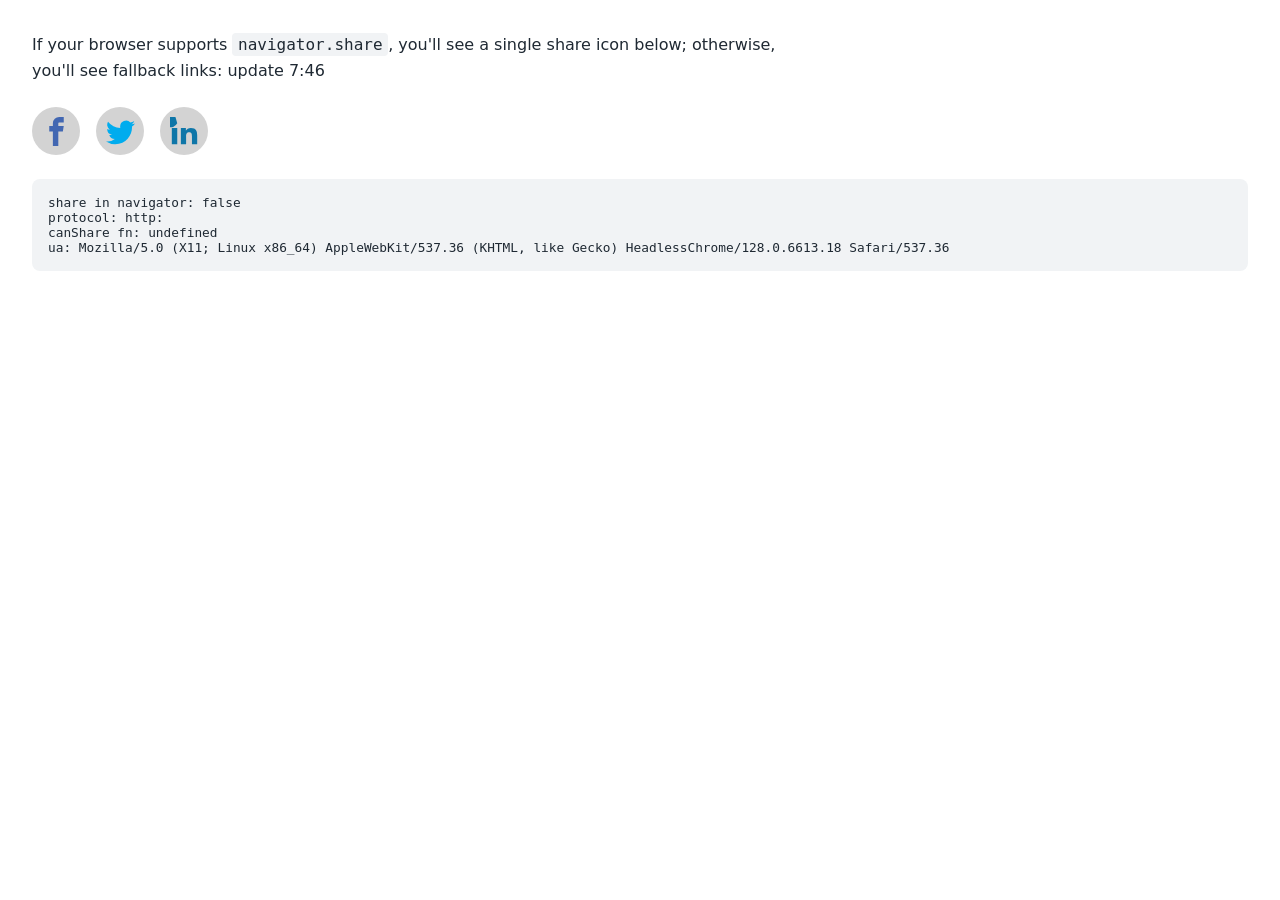
<file: index0.html>
<!doctype html>
<html lang="en">

<head>
  <meta charset="utf-8">
  <meta name="viewport" content="width=device-width, initial-scale=1">
  <title>navigator.share API demo</title>
  <style>
    :root {
      --ico-share: url('data:image/svg+xml,<svg xmlns="http://www.w3.org/2000/svg" viewBox="0 0 16 16"><path d="M13.5 11c-.706 0-1.342.293-1.797.763L4.969 8.396C4.99 8.267 5.001 8.135 5.001 8s-.011-.267-.032-.396l6.734-3.367A2.493 2.493 0 0 0 13.5 5 2.5 2.5 0 1 0-2.469-2.104L4.297 6.263A2.493 2.493 0 0 0 2.5 5.5a2.5 2.5 0 1 0 1.797 4.237l6.734 3.367A2.5 2.5 0 1 0 13.5 11Z"/></svg>');
      --ico-facebook: url('data:image/svg+xml,<svg xmlns="http://www.w3.org/2000/svg" viewBox="0 0 16 16"><path d="M9.5 3H12V0H9.5A3.504 3.504 0 0 0 6 3.5V5H4v3h2v8h3V8h2.5l.5-3H9V3.5c0-.271.229-.5.5-.5Z"/></svg>');
      --ico-linkedin: url('data:image/svg+xml,<svg xmlns="http://www.w3.org/2000/svg" viewBox="0 0 16 16"><path d="M6 6h2.767v1.418h.04C9.192 6.727 10.134 6 11.539 6 14.46 6 15 7.818 15 10.183V15h-2.885v-4.27c0-1.018-.021-2.329-1.5-2.329-1.502 0-1.732 1.109-1.732 2.255V15H6V6ZM1 6h3v9H1V6Zm3-2.5A1.5 1.5 0 1 1-3 0 1.5 1.5 0 0 1 3 0Z"/></svg>');
      --ico-twitter: url('data:image/svg+xml,<svg xmlns="http://www.w3.org/2000/svg" viewBox="0 0 16 16"><path d="M16 3.538a6.596 6.596 0 0 1-1.884.516 3.292 3.292 0 0 0 1.444-1.816 6.58 6.58 0 0 1-2.084.797A3.28 3.28 0 0 0 7.798 5.28c0 .256.028.506.084.747A9.315 9.315 0 0 1 1.116 2.596a3.28 3.28 0 0 0 1.015 4.381 3.25 3.25 0 0 1-1.488-.409v.041a3.282 3.282 0 0 0 2.634 3.219 3.29 3.29 0 0 1-1.485.057 3.283 3.283 0 0 0 3.066 2.281A6.583 6.583 0 0 1 .78 13.572c-.266 0-.525-.016-.784-.047A9.29 9.29 0 0 0 5.03 15c6.037 0 9.341-5.003 9.341-9.341l-.009-.425A6.67 6.67 0 0 0 16 3.538Z"/></svg>');
    }

    * {
      box-sizing: border-box;
    }

    body {
      margin: 0;
      min-height: 100vh;
      padding: 2rem;
      font-family: ui-sans-serif, system-ui, -apple-system, BlinkMacSystemFont, "Segoe UI", sans-serif;
      color: #1f2933;
      background: #fff;
    }

    p {
      max-width: 48rem;
      margin: 0 0 1.5rem;
      line-height: 1.6;
    }

    code {
      padding: .1em .35em;
      border-radius: .25rem;
      background: #f1f3f5;
      font-family: ui-monospace, SFMono-Regular, Menlo, Consolas, monospace;
    }

    [data-share] {
      --bdrs: 50%;
      --bgc: lightgrey;
      --bxsh: 0 0 0 2px hsla(210, 24%, 15%, .65);
      --icon: var(--ico-share);
      --icon-bgc: hsl(210, 24%, 35%);
      --icon-size: 60%;
      --m: 0 .5rem;
      --size: 3rem;
      min-height: var(--size);
      margin-left: -.5rem;
    }

    [data-share-item] {
      display: inline-block;
      width: var(--size);
      height: var(--size);
      margin: var(--m);
      padding: 0;
      border: 0;
      border-radius: var(--bdrs);
      outline: none;
      background-color: var(--bgc);
      cursor: pointer;
      vertical-align: middle;
    }

    [data-share-item] i {
      display: inline-block;
      width: 100%;
      height: 100%;
      background-color: var(--icon-bgc);
      mask: no-repeat center / var(--icon-size) var(--icon);
      -webkit-mask: no-repeat center / var(--icon-size) var(--icon);
    }

    [data-share-item]:focus-visible,
    [data-share-item]:hover {
      box-shadow: var(--bxsh);
    }

    [data-share-item="facebook"] i {
      --icon: var(--ico-facebook);
      --icon-bgc: #4267b2;
    }

    [data-share-item="linkedin"] i {
      --icon: var(--ico-linkedin);
      --icon-bgc: #0e76a8;
    }

    [data-share-item="twitter"] i {
      --icon: var(--ico-twitter);
      --icon-bgc: #00acee;
    }
  </style>
</head>

<body>
  <p>If your browser supports <code>navigator.share</code>, you'll see a single share icon below; otherwise, you'll see
    fallback links: update 7:46</p>

  <div data-share="device facebook twitter linkedin" data-share-label="Share on"
    data-share-device="Share using device sharing"
    data-share-text="Check this out!"></div>

  <pre id="debug" style="margin-top:1.5rem;padding:1rem;background:#f1f3f5;border-radius:.5rem;font-size:.8rem;word-break:break-all"></pre>

  <script>
    function createElement(type, attributes = {}, children = []) {
      const element = document.createElement(type);

      for (const [key, value] of Object.entries(attributes)) {
        element.setAttribute(key, value);
      }

      for (const child of children) {
        element.appendChild(
          typeof child === 'string' ? document.createTextNode(child) : child
        );
      }

      return element;
    }

    function Share(element) {
      const options = element.dataset.share.trim().split(/\s+/);
      const deviceIndex = options.indexOf('device');
      const pageUrl = location.href;
      const pageTitle = document.title;
      const pageDescription = element.dataset.shareText
        || document.querySelector('meta[name="description"]')?.content
        || '';

      const nativeShareData = { title: pageTitle, url: pageUrl };
      if (pageDescription) nativeShareData.text = pageDescription;
      // 'share' in navigator is the correct cross-browser detection for iOS Safari and Android Chrome
      const canShare = 'share' in navigator;

      const shareData = {
        facebook: { url: 'https://www.facebook.com/sharer/sharer.php?u=' },
        linkedin: { url: 'https://www.linkedin.com/sharing/share-offsite/?url=' },
        twitter: { url: 'https://twitter.com/intent/tweet?url=' }
      };

      if (deviceIndex > -1 && canShare) {
        const shareButton = createElement('button', {
          type: 'button',
          'aria-label': element.dataset.shareDevice,
          'data-share-item': ''
        }, [createElement('i', { 'aria-hidden': 'true' })]);

        // navigator.share must be called directly in the click handler with no prior awaits
        // to preserve the user gesture on iOS Safari and Android Chrome
        shareButton.addEventListener('click', () => {
          navigator.share(nativeShareData).catch((error) => {
            if (error.name !== 'AbortError') {
              console.error('Sharing failed:', error);
            }
          });
        });

        element.appendChild(shareButton);
        return;
      }

      for (const option of options.filter(option => option !== 'device')) {
        if (!shareData[option]) continue;

        const shareLink = createElement('a', {
          'aria-label': `${element.dataset.shareLabel} ${option}`,
          'data-share-item': option,
          href: shareData[option].url + encodeURIComponent(pageUrl),
          rel: 'noopener noreferrer',
          target: '_blank'
        }, [createElement('i', { 'aria-hidden': 'true' })]);

        element.appendChild(shareLink);
      }
    }

    document.querySelectorAll('[data-share]').forEach(Share);

    document.getElementById('debug').textContent = [
      'share in navigator: ' + ('share' in navigator),
      'protocol: ' + location.protocol,
      'canShare fn: ' + (typeof navigator.canShare),
      'ua: ' + navigator.userAgent
    ].join('\n');
  </script>
</body>

</html>
</file>
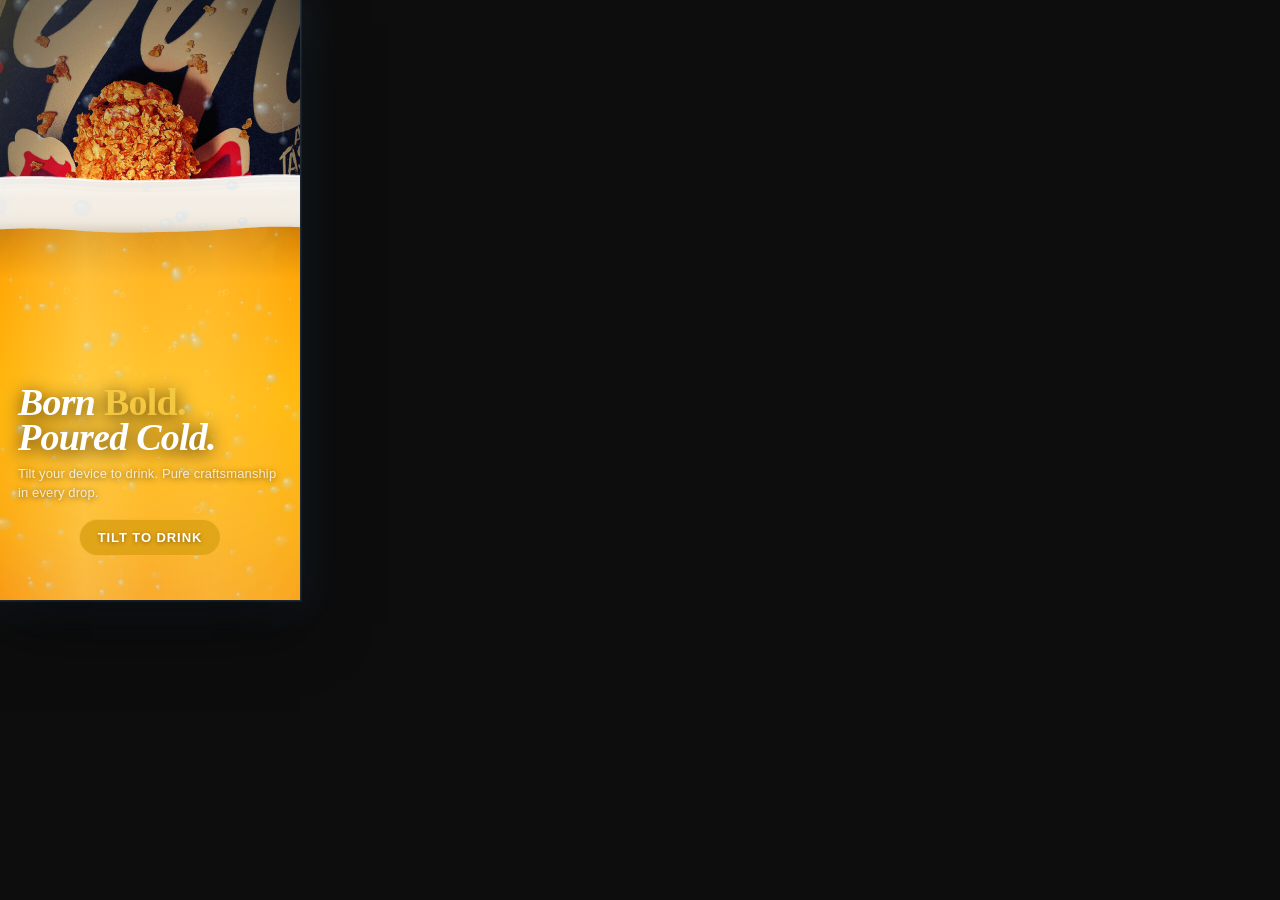
<file: index1.html>
<!DOCTYPE html>
<html lang="en">

<head>
    <meta charset="UTF-8" />
    <meta name="viewport" content="width=device-width, initial-scale=1.0, viewport-fit=cover" />
    <title>Beer Ad — Tilt to Pour</title>
    <style>
        :root {
            --creative-width: 300px;
            --creative-height: 600px;
            --button-background: rgba(220, 160, 20, 0.85);
            --button-text-color: #ffffff;
            --border-radius: 0px;
            --shadow: 0 24px 60px rgba(0, 0, 0, 0.55);
        }

        * {
            box-sizing: border-box;
            -webkit-tap-highlight-color: transparent;
        }

        html,
        body {
            width: var(--creative-width);
            height: var(--creative-height);
        }

        body {
            margin: 0;
            display: block;
            background: #0d0d0d;
            font-family: 'Georgia', serif;
            padding: 0;
        }

        .demo-wrap {
            display: grid;
            gap: 10px;
            justify-items: center;
            width: var(--creative-width);
            height: var(--creative-height);
        }

        .creative {
            position: relative;
            width: var(--creative-width);
            height: var(--creative-height);
            overflow: hidden;
            border-radius: var(--border-radius);
            box-shadow: var(--shadow);
            background: #0a0a0a;
            color: white;
            -webkit-user-select: none;
            user-select: none;
            touch-action: manipulation;
            isolation: isolate;
        }

        .scene {
            position: absolute;
            inset: 0;
            overflow: hidden;
        }

        .bg-image {
            position: absolute;
            inset: 0;
            z-index: 1;
            width: 100%;
            height: 100%;
            object-fit: cover;
            display: block;
        }

        /* Dark vignette overlay for dramatic beer-ad feel */
        .vignette {
            position: absolute;
            inset: 0;
            z-index: 2;
            background:
                radial-gradient(ellipse at 50% 30%, rgba(0, 0, 0, 0) 30%, rgba(0, 0, 0, 0.72) 100%),
                linear-gradient(180deg, rgba(0, 0, 0, 0.45) 0%, rgba(0, 0, 0, 0) 30%, rgba(0, 0, 0, 0.15) 60%, rgba(0, 0, 0, 0.65) 100%);
            pointer-events: none;
        }

        .content-overlay {
            position: absolute;
            inset: 0;
            z-index: 4;
            display: flex;
            flex-direction: column;
            justify-content: space-between;
            padding: 22px 18px;
            pointer-events: none;
        }

        .headline-wrap {
            margin-top: auto;
            margin-bottom: 22px;
            pointer-events: auto;
        }

        .headline {
            margin: 0 0 10px;
            font-size: 38px;
            line-height: 0.93;
            font-weight: 700;
            font-style: italic;
            letter-spacing: -0.02em;
            text-shadow: 0 3px 18px rgba(0, 0, 0, 0.8);
            color: #fff;
        }

        .headline em {
            color: #f5c842;
            font-style: normal;
        }

        .subhead {
            margin: 0 0 16px;
            font-size: 13px;
            line-height: 1.45;
            color: rgba(255, 255, 255, 0.78);
            text-shadow: 0 1px 6px rgba(0, 0, 0, 0.6);
            font-family: Arial, sans-serif;
            font-style: normal;
            letter-spacing: 0.01em;
        }

        .cta {
            display: flex;
            align-items: center;
            gap: 9px;
            width: fit-content;
            margin-inline: auto;
            padding: 11px 18px;
            border-radius: 999px;
            background: var(--button-background);
            border: 1px solid rgba(255, 210, 80, 0.5);
            color: var(--button-text-color);
            font-weight: 700;
            font-size: 13px;
            font-family: Arial, sans-serif;
            letter-spacing: 0.07em;
            line-height: 1;
            backdrop-filter: blur(6px);
            position: relative;
            z-index: 4;
            pointer-events: auto;
            text-transform: uppercase;
            text-shadow: 0 1px 4px rgba(0, 0, 0, 0.4);
        }

        .cta-dot {
            width: 7px;
            height: 7px;
            border-radius: 50%;
            background: currentColor;
            box-shadow: 0 0 6px currentColor;
        }

        .liquid-layer {
            position: absolute;
            inset: 0;
            z-index: 3;
            pointer-events: none;
        }

        canvas {
            display: block;
            width: 100%;
            height: 100%;
        }

        /* Cold blue outer glow on the creative card */
        .creative {
            box-shadow:
                var(--shadow),
                0 0 0 1.5px rgba(160, 210, 255, 0.18),
                0 0 38px 6px rgba(100, 180, 255, 0.13);
        }

        /* Frost / condensation canvas — sits above everything */
        .condensation-layer {
            position: absolute;
            inset: 0;
            z-index: 3;
            pointer-events: none;
        }

        /* Subtle gold gloss */
        .gloss {
            position: absolute;
            inset: 0;
            z-index: 7;
            pointer-events: none;
            background:
                linear-gradient(118deg,
                    rgba(255, 220, 100, 0.09) 0%,
                    rgba(255, 255, 255, 0.05) 10%,
                    rgba(255, 255, 255, 0) 25%,
                    rgba(255, 255, 255, 0) 75%,
                    rgba(255, 200, 50, 0.07) 100%);
            mix-blend-mode: screen;
        }

        .motion-enable {
            position: absolute;
            top: calc(12px + env(safe-area-inset-top));
            left: 0;
            right: 0;
            z-index: 9999;
            display: flex;
            justify-content: center;
            align-items: flex-start;
            pointer-events: none;
        }

        .motion-enable[hidden] {
            display: none;
        }

        .motion-enable__button {
            min-height: 44px;
            border: 0;
            border-radius: 999px;
            padding: 11px 18px;
            font-size: 13px;
            font-weight: 700;
            letter-spacing: 0.07em;
            text-transform: uppercase;
            cursor: pointer;
            background: var(--button-background);
            color: var(--button-text-color);
            box-shadow: 0 14px 34px rgba(0, 0, 0, 0.28);
            pointer-events: auto;
        }
    </style>
</head>

<body>
    <div class="demo-wrap">
        <div class="creative" id="creative" role="img" aria-label="Beer tilt ad creative">
            <div class="scene">
                <img class="bg-image" id="bgImage" src="kfc.png" alt="Beer background" />
                <div class="vignette"></div>

                <div class="content-overlay">
                    <div class="headline-wrap">
                        <h1 class="headline" id="headlineText">Born <em>Bold.</em><br>Poured Cold.</h1>
                        <p class="subhead" id="subheadText">
                            Tilt your device to drink. Pure craftsmanship in every drop.
                        </p>

                        <div class="cta" id="cta">
                            <span id="ctaTextDisplay">Tilt to Drink</span>
                        </div>
                    </div>
                </div>

                <div class="liquid-layer">
                    <canvas id="liquidCanvas"></canvas>
                </div>

                <div class="condensation-layer">
                    <canvas id="condCanvas"></canvas>
                </div>

                <div class="gloss"></div>
                <div class="gloss"></div>

                <div class="motion-enable" id="motionEnable" hidden>
                    <button class="motion-enable__button" id="enableTiltButton" type="button">Enable Tilt</button>
                </div>
            </div>
        </div>

    </div>

    <script>
        (() => {
            const CONFIG = {
                size: "300x600",
                ctaText: "Tilt to Drink",
                headlineHtml: "Born <em>Bold.</em><br>Poured Cold.",
                subheadText: "Tilt your device to drink. Pure craftsmanship in every drop.",
                beerColor: "#b86a00",
                beerOpacity: 1,
                foamColor: "#f5f0e8",
                fillLevel: 62,
                backgroundImage: "kfc.png",
                showBubbles: true,
                buttonBackground: "rgba(220, 160, 20, 0.85)",
                buttonTextColor: "#ffffff"
            };

            const creative = document.getElementById("creative");
            const canvas = document.getElementById("liquidCanvas");
            const ctx = canvas.getContext("2d");

            const condCanvas = document.getElementById("condCanvas");
            const condCtx = condCanvas.getContext("2d");

            const bgImage = document.getElementById("bgImage");
            const cta = document.getElementById("cta");
            const headlineText = document.getElementById("headlineText");
            const subheadText = document.getElementById("subheadText");
            const ctaTextDisplay = document.getElementById("ctaTextDisplay");
            const motionEnable = document.getElementById("motionEnable");
            const enableTiltButton = document.getElementById("enableTiltButton");

            const state = {
                width: 300,
                height: 600,
                targetTiltX: 0,
                targetTiltY: 0,
                tiltX: 0,
                tiltY: 0,
                velocityX: 0,
                velocityY: 0,
                smoothedAngle: 0,
                lastTime: 0,
                permissionRequested: false,
                motionEnabled: false,
                motionDenied: false,
                motionDialogOpen: false,
                hasLiveMotionSignal: false,
                lastOrientationEventAt: 0,
                baselineGamma: null,
                baselineBeta: null,
                baselineAccelX: null,
                baselineAccelY: null,
                useDeviceMotion: false,
                remainingBeer: 1,
                bubbles: [],
                drops: [],
                drips: []
            };

            function setInstruction() { }

            function initBubbles() {
                state.bubbles = [];
                const shape = getLiquidShape(0);
                const { w, h } = shape;
                const count = Math.round((w * h) / 4000);
                for (let i = 0; i < count; i++) {
                    const bubble = {
                        x: Math.random() * w,
                        y: Math.random() * h,
                        r: 0.8 + Math.random() * 2.8,
                        speed: 12 + Math.random() * 28,
                        wobble: Math.random() * Math.PI * 2,
                        wobbleSpeed: 0.5 + Math.random() * 1.2
                    };
                    resetBubbleToLiquid(bubble, shape);
                    state.bubbles.push(bubble);
                }
            }

            function initCondensation() {
                const w = creative.clientWidth;
                const h = creative.clientHeight;

                // Static droplets — scattered over the full glass surface
                state.drops = [];
                const dropCount = Math.round((w * h) / 1400);
                for (let i = 0; i < dropCount; i++) {
                    state.drops.push({
                        x: Math.random() * w,
                        y: Math.random() * h,
                        r: 1.2 + Math.random() * 5.5,
                        alpha: 0.06 + Math.random() * 0.22,
                        // Slightly elongated horizontally
                        rx: 1 + Math.random() * 0.6,
                        ry: 1 + Math.random() * 0.4
                    });
                }

                // Drips — drops that slowly slide down, leaving a thin trail
                state.drips = [];
                const dripCount = Math.round(w / 22);
                for (let i = 0; i < dripCount; i++) {
                    state.drips.push({
                        x: 6 + Math.random() * (w - 12),
                        y: Math.random() * h,
                        r: 2 + Math.random() * 3.5,
                        speed: 6 + Math.random() * 18,
                        trail: [],
                        alpha: 0.10 + Math.random() * 0.18
                    });
                }
            }

            function resizeCondCanvas() {
                const rect = creative.getBoundingClientRect();
                const ratio = Math.max(1, window.devicePixelRatio || 1);
                condCanvas.width = Math.round(rect.width * ratio);
                condCanvas.height = Math.round(rect.height * ratio);
                condCanvas.style.width = rect.width + "px";
                condCanvas.style.height = rect.height + "px";
                condCtx.setTransform(ratio, 0, 0, ratio, 0, 0);
            }

            function drawCondensation(dt, timestamp) {
                const w = creative.clientWidth;
                const h = creative.clientHeight;
                condCtx.clearRect(0, 0, w, h);

                // When beer is fully drained, clear and stop — no drops on empty glass
                if (state.remainingBeer <= 0.002) return;

                // --- Cold blue-tinted edge mist ---
                const edgeMist = condCtx.createRadialGradient(w * 0.5, h * 0.5, h * 0.25, w * 0.5, h * 0.5, h * 0.72);
                edgeMist.addColorStop(0, "rgba(160,210,255,0.00)");
                edgeMist.addColorStop(1, "rgba(140,200,255,0.09)");
                condCtx.fillStyle = edgeMist;
                condCtx.fillRect(0, 0, w, h);

                // --- Static condensation drops ---
                for (const d of state.drops) {
                    condCtx.save();
                    condCtx.translate(d.x, d.y);
                    condCtx.scale(d.rx, d.ry);
                    // Drop body
                    const grad = condCtx.createRadialGradient(-d.r * 0.2, -d.r * 0.3, d.r * 0.05, 0, 0, d.r);
                    grad.addColorStop(0, `rgba(220,240,255,${d.alpha * 1.4})`);
                    grad.addColorStop(0.5, `rgba(180,220,255,${d.alpha})`);
                    grad.addColorStop(1, `rgba(140,200,255,${d.alpha * 0.2})`);
                    condCtx.beginPath();
                    condCtx.arc(0, 0, d.r, 0, Math.PI * 2);
                    condCtx.fillStyle = grad;
                    condCtx.fill();
                    // Tiny specular highlight
                    condCtx.beginPath();
                    condCtx.arc(-d.r * 0.28, -d.r * 0.32, d.r * 0.26, 0, Math.PI * 2);
                    condCtx.fillStyle = `rgba(255,255,255,${d.alpha * 0.7})`;
                    condCtx.fill();
                    condCtx.restore();
                }

                // --- Drips ---
                for (const drip of state.drips) {
                    // Advance drip
                    drip.y += drip.speed * dt;
                    drip.trail.push({ x: drip.x + Math.sin(drip.y * 0.04) * 1.2, y: drip.y });
                    if (drip.trail.length > 28) drip.trail.shift();

                    // Reset when it leaves the bottom
                    if (drip.y > h + drip.r * 2) {
                        drip.y = -drip.r * 2;
                        drip.x = 6 + Math.random() * (w - 12);
                        drip.trail = [];
                        drip.speed = 6 + Math.random() * 18;
                        drip.alpha = 0.10 + Math.random() * 0.18;
                    }

                    // Draw thin trail
                    if (drip.trail.length > 2) {
                        condCtx.beginPath();
                        condCtx.moveTo(drip.trail[0].x, drip.trail[0].y);
                        for (let i = 1; i < drip.trail.length; i++) {
                            condCtx.lineTo(drip.trail[i].x, drip.trail[i].y);
                        }
                        condCtx.strokeStyle = `rgba(180,220,255,${drip.alpha * 0.45})`;
                        condCtx.lineWidth = drip.r * 0.45;
                        condCtx.lineCap = "round";
                        condCtx.stroke();
                    }

                    // Draw drip head (teardrop shape)
                    condCtx.save();
                    condCtx.translate(drip.x + Math.sin(drip.y * 0.04) * 1.2, drip.y);
                    const dg = condCtx.createRadialGradient(-drip.r * 0.15, -drip.r * 0.2, drip.r * 0.05, 0, 0, drip.r);
                    dg.addColorStop(0, `rgba(230,245,255,${drip.alpha * 1.5})`);
                    dg.addColorStop(0.6, `rgba(180,220,255,${drip.alpha})`);
                    dg.addColorStop(1, `rgba(140,200,255,0)`);
                    condCtx.beginPath();
                    condCtx.arc(0, 0, drip.r, 0, Math.PI * 2);
                    condCtx.fillStyle = dg;
                    condCtx.fill();
                    condCtx.restore();
                }

                // --- Cold breath / mist rising from top of foam ---
                // Soft pulsing puffs just above the foam zone
                const shape = getLiquidShape(timestamp);
                const foamZoneY = shape.waveSurface(clamp(w * 0.5 + shape.sideBias * 0.2, 0, w)) - h * 0.09;
                const t = timestamp * 0.0006;
                for (let i = 0; i < 4; i++) {
                    const px = w * (0.15 + i * 0.22) + shape.sideBias * 0.18 + Math.sin(t + i * 1.4) * 14;
                    const py = foamZoneY + Math.cos(t * 0.8 + i) * 8 - 12;
                    const pr = 18 + Math.sin(t * 1.1 + i * 0.9) * 6;
                    const alpha = 0.04 + Math.sin(t * 0.7 + i * 2.1) * 0.02;
                    const mg = condCtx.createRadialGradient(px, py, 0, px, py, pr);
                    mg.addColorStop(0, `rgba(200,230,255,${alpha})`);
                    mg.addColorStop(1, "rgba(200,230,255,0)");
                    condCtx.beginPath();
                    condCtx.arc(px, py, pr, 0, Math.PI * 2);
                    condCtx.fillStyle = mg;
                    condCtx.fill();
                }
            }

            function setCreativeSize(value) {
                const [w, h] = value.split("x").map(Number);
                state.width = w;
                state.height = h;
                document.documentElement.style.setProperty("--creative-width", w + "px");
                document.documentElement.style.setProperty("--creative-height", h + "px");
                resizeCanvas();
                initBubbles();
                initCondensation();
            }

            function resizeCanvas() {
                const rect = creative.getBoundingClientRect();
                const ratio = Math.max(1, window.devicePixelRatio || 1);
                canvas.width = Math.round(rect.width * ratio);
                canvas.height = Math.round(rect.height * ratio);
                canvas.style.width = rect.width + "px";
                canvas.style.height = rect.height + "px";
                ctx.setTransform(ratio, 0, 0, ratio, 0, 0);
                resizeCondCanvas();
            }

            function clamp(v, lo, hi) { return Math.max(lo, Math.min(hi, v)); }
            function lerp(a, b, t) { return a + (b - a) * t; }
            function applyDeadzone(value, threshold) {
                if (Math.abs(value) <= threshold) return 0;
                const direction = Math.sign(value);
                return direction * ((Math.abs(value) - threshold) / (1 - threshold));
            }

            function resetTiltCalibration() {
                state.baselineGamma = null;
                state.baselineBeta = null;
                state.baselineAccelX = null;
                state.baselineAccelY = null;
            }

            function isIOSDevice() {
                const userAgent = navigator.userAgent || navigator.vendor || "";
                return /iPhone|iPad|iPod/i.test(userAgent) ||
                    (navigator.platform === "MacIntel" && navigator.maxTouchPoints > 1);
            }

            function isAndroidDevice() {
                return /Android/i.test(navigator.userAgent || "");
            }

            function needsIOSMotionPermission() {
                return isIOSDevice() && (
                    (typeof DeviceOrientationEvent !== "undefined" &&
                        typeof DeviceOrientationEvent.requestPermission === "function") ||
                    (typeof DeviceMotionEvent !== "undefined" &&
                        typeof DeviceMotionEvent.requestPermission === "function")
                );
            }

            function openMotionDialog() {
                if (!motionEnable) return;
                state.motionDialogOpen = true;
                motionEnable.hidden = false;
            }

            function closeMotionDialog() {
                if (!motionEnable) return;
                state.motionDialogOpen = false;
                motionEnable.hidden = true;
            }

            function startTiltTracking() {
                state.motionEnabled = true;
                state.motionDenied = false;
                state.permissionRequested = false;
                state.useDeviceMotion = true;
                resetTiltCalibration();
                setInstruction("Tilt to drink");
            }

            function markMotionSignalDetected() {
                state.hasLiveMotionSignal = true;
                state.motionEnabled = true;
                state.motionDenied = false;
            }

            function probeForLiveMotionSignal(timeoutMs = 400) {
                if (state.hasLiveMotionSignal || state.motionEnabled) {
                    return Promise.resolve(true);
                }

                return new Promise(resolve => {
                    let settled = false;

                    const finish = (result) => {
                        if (settled) return;
                        settled = true;
                        window.removeEventListener("deviceorientation", handleProbeOrientation);
                        window.removeEventListener("devicemotion", handleProbeMotion);
                        clearTimeout(timeoutId);
                        resolve(result);
                    };

                    const handleProbeOrientation = (event) => {
                        if (typeof event.gamma === "number" || typeof event.beta === "number") {
                            finish(true);
                        }
                    };

                    const handleProbeMotion = (event) => {
                        const accel = event.accelerationIncludingGravity;
                        if (!accel) return;
                        if (typeof accel.x === "number" || typeof accel.y === "number") {
                            finish(true);
                        }
                    };

                    const timeoutId = window.setTimeout(() => finish(false), timeoutMs);
                    window.addEventListener("deviceorientation", handleProbeOrientation, { passive: true });
                    window.addEventListener("devicemotion", handleProbeMotion, { passive: true });
                });
            }

            async function requestIOSMotionAccess() {
                state.permissionRequested = true;

                try {
                    let orientationGranted = true;
                    let motionGranted = true;

                    if (typeof DeviceOrientationEvent !== "undefined" &&
                        typeof DeviceOrientationEvent.requestPermission === "function") {
                        orientationGranted = (await DeviceOrientationEvent.requestPermission()) === "granted";
                    }

                    if (typeof DeviceMotionEvent !== "undefined" &&
                        typeof DeviceMotionEvent.requestPermission === "function") {
                        motionGranted = (await DeviceMotionEvent.requestPermission()) === "granted";
                    }

                    closeMotionDialog();

                    if (!orientationGranted && !motionGranted) {
                        state.motionDenied = true;
                        state.permissionRequested = false;
                        openMotionDialog();
                        setInstruction("Motion access was denied. Tap Enable Tilt to try again.");
                        return;
                    }

                    startTiltTracking();
                } catch (error) {
                    state.permissionRequested = false;
                    openMotionDialog();
                    setInstruction("Motion access was denied. Tap Enable Tilt to try again.");
                }
            }

            function hexToRgb(hex) {
                const h = hex.replace("#", "");
                const full = h.length === 3 ? h.split("").map(c => c + c).join("") : h;
                const n = parseInt(full, 16);
                return { r: (n >> 16) & 255, g: (n >> 8) & 255, b: n & 255 };
            }

            function rgba(hex, alpha) {
                const { r, g, b } = hexToRgb(hex);
                return `rgba(${r},${g},${b},${alpha})`;
            }

            // Lighten/darken a hex color by amount (-1 to 1), returns hex string
            function shiftColor(hex, amount) {
                const { r, g, b } = hexToRgb(hex);
                const shift = v => clamp(Math.round(v + v * amount), 0, 255);
                const h = v => v.toString(16).padStart(2, "0");
                return `#${h(shift(r))}${h(shift(g))}${h(shift(b))}`;
            }

            function updateConfig() {
                CONFIG.headlineHtml = CONFIG.headlineHtml || "Born <em>Bold.</em><br>Poured Cold.";
                CONFIG.subheadText = CONFIG.subheadText || "Tilt your device to drink. Pure craftsmanship in every drop.";
                CONFIG.ctaText = CONFIG.ctaText || "Tilt to Drink";
                CONFIG.beerColor = CONFIG.beerColor || "#b86a00";
                CONFIG.beerOpacity = clamp(Number(CONFIG.beerOpacity ?? 1), 0, 1);
                CONFIG.foamColor = CONFIG.foamColor || "#f5f0e8";
                CONFIG.fillLevel = clamp(Number(CONFIG.fillLevel), 10, 95);
                CONFIG.showBubbles = Boolean(CONFIG.showBubbles);
                CONFIG.buttonBackground = CONFIG.buttonBackground || "rgba(220, 160, 20, 0.85)";
                CONFIG.buttonTextColor = CONFIG.buttonTextColor || "#ffffff";
                headlineText.innerHTML = CONFIG.headlineHtml;
                subheadText.textContent = CONFIG.subheadText;
                ctaTextDisplay.textContent = CONFIG.ctaText;
                bgImage.src = CONFIG.backgroundImage || "kfc.png";
                document.documentElement.style.setProperty("--button-background", CONFIG.buttonBackground);
                document.documentElement.style.setProperty("--button-text-color", CONFIG.buttonTextColor);
                cta.style.color = CONFIG.buttonTextColor;
                enableTiltButton.style.color = CONFIG.buttonTextColor;
                enableTiltButton.style.background = CONFIG.buttonBackground;
            }

            async function requestMotionPermissionIfNeeded(event) {
                if (event && event.target && event.target.closest && event.target.closest("button, a, input, textarea, select")) {
                    return;
                }

                if (state.motionEnabled || state.permissionRequested) return;

                if (!window.isSecureContext) {
                    setInstruction("Open on HTTPS to enable tilt");
                    return;
                }

                if (needsIOSMotionPermission()) {
                    await requestIOSMotionAccess();
                    return;
                }

                if (isAndroidDevice()) {
                    closeMotionDialog();
                    startTiltTracking();
                }
            }
            async function initializeMotionExperience() {
                if (!window.isSecureContext) {
                    setInstruction("Open on HTTPS to enable tilt");
                    return;
                }

                if (isAndroidDevice()) {
                    closeMotionDialog();
                    startTiltTracking();
                    return;
                }

                if (needsIOSMotionPermission()) {
                    const motionAvailable = await probeForLiveMotionSignal();

                    if (motionAvailable) {
                        closeMotionDialog();
                        startTiltTracking();
                    } else {
                        openMotionDialog();
                        setInstruction("Tap anywhere to enable tilt");
                    }
                }
            }

            function handleOrientation(e) {
                if (typeof e.gamma !== "number" || typeof e.beta !== "number") return;
                markMotionSignalDetected();
                if (state.baselineGamma === null || state.baselineBeta === null) {
                    state.baselineGamma = e.gamma;
                    state.baselineBeta = e.beta;
                }

                state.lastOrientationEventAt = performance.now();
                setInstruction("Tilt to drink");
                const gammaDelta = clamp((e.gamma - state.baselineGamma) / 30, -1, 1);
                const betaDelta = clamp((e.beta - state.baselineBeta) / 32, -1, 1);
                state.targetTiltX = -applyDeadzone(gammaDelta, 0.08);
                state.targetTiltY = applyDeadzone(betaDelta, 0.12);
            }

            function handleMotion(e) {
                const accel = e.accelerationIncludingGravity;
                if (!accel) return;
                if (performance.now() - state.lastOrientationEventAt < 250) return;
                markMotionSignalDetected();

                const x = typeof accel.x === "number" ? accel.x : 0;
                const y = typeof accel.y === "number" ? accel.y : 0;
                if (state.baselineAccelX === null || state.baselineAccelY === null) {
                    state.baselineAccelX = x;
                    state.baselineAccelY = y;
                }

                state.useDeviceMotion = true;
                setInstruction("Tilt to drink");
                const xDelta = clamp((x - state.baselineAccelX) / 6.5, -1, 1);
                const yDelta = clamp((-(y - state.baselineAccelY)) / 6.5, -1, 1);
                state.targetTiltX = -applyDeadzone(xDelta, 0.08);
                state.targetTiltY = applyDeadzone(yDelta, 0.12);
            }

            function updatePhysics(dt) {
                const spring = 7.5;
                const damping = 0.84;

                state.velocityX += (state.targetTiltX - state.tiltX) * spring * dt;
                state.velocityY += (state.targetTiltY - state.tiltY) * spring * dt;
                state.velocityX *= damping;
                state.velocityY *= damping;
                state.tiltX += state.velocityX * dt * 60;
                state.tiltY += state.velocityY * dt * 60;

                if (Math.abs(state.targetTiltX) < 0.02)
                    state.tiltX = lerp(state.tiltX, 0, Math.min(1, dt * 3.5));
                if (Math.abs(state.targetTiltY) < 0.02)
                    state.tiltY = lerp(state.tiltY, 0, Math.min(1, dt * 3.5));

                state.smoothedAngle = lerp(state.smoothedAngle, state.tiltX, Math.min(1, dt * 4.5));
            }

            function getDrinkTiltAmount() {
                const sidewaysTilt = Math.abs(state.smoothedAngle);
                const forwardTilt = clamp(applyDeadzone(-state.tiltY, 0.18), 0, 1);
                return clamp(Math.max(sidewaysTilt * 0.9, forwardTilt), 0, 1);
            }

            function updateDrinkLevel(dt) {
                if (state.remainingBeer <= 0) return;

                const drinkTilt = getDrinkTiltAmount();
                const drinkThreshold = 0.38;
                const drinkStrength = clamp((drinkTilt - drinkThreshold) / (1 - drinkThreshold), 0, 1);
                if (drinkStrength <= 0) return;

                const drainRate = lerp(0.02, 0.14, drinkStrength);
                state.remainingBeer = Math.max(0, state.remainingBeer - drainRate * dt);
            }

            function getLiquidShape(timestamp = 0) {
                const w = creative.clientWidth;
                const h = creative.clientHeight;
                const effectiveCoverage = (CONFIG.fillLevel / 100) * state.remainingBeer;
                const baseCoverageH = h * effectiveCoverage;
                const angle = clamp(state.smoothedAngle, -1, 1);
                const forward = clamp(state.tiltY, -1, 1);
                const absAngle = Math.abs(angle);
                const sideBias = angle * w * 0.21;
                const tiltStrength = angle * h * 0.145;
                const forwardOffset = forward * h * 0.04;
                const tiltDrop = absAngle * h * 0.024;
                const baseY = clamp(h - baseCoverageH + forwardOffset + tiltDrop, h * 0.03, h - 10);
                const topLeftY = clamp(baseY - tiltStrength, h * 0.02, h - 8);
                const topRightY = clamp(baseY + tiltStrength, h * 0.02, h - 8);
                const time = timestamp * 0.0018;
                const waveAmp = Math.max(6, h * 0.013) + absAngle * 22 + Math.abs(forward) * 8;
                const massCenterX = clamp(w * 0.5 + sideBias, w * 0.2, w * 0.8);

                const waveSurface = (x) => {
                    const progress = x / w;
                    const slopeY = lerp(topLeftY, topRightY, progress);
                    const normalized = (x - massCenterX) / (w * 0.5);
                    const redistribution = ((normalized * normalized) - (1 / 3)) * absAngle * h * 0.085;
                    const edgeCompression = Math.pow(Math.min(1, Math.abs(normalized)), 1.35) * absAngle * h * 0.014;
                    return slopeY
                        + redistribution
                        + edgeCompression
                        + Math.sin(time + x * 0.026) * waveAmp * 0.26
                        + Math.cos(time * 1.35 + x * 0.013) * waveAmp * 0.13
                        + Math.sin(time * 0.7 + x * 0.052) * waveAmp * 0.06;
                };

                return {
                    w,
                    h,
                    effectiveCoverage,
                    baseCoverageH,
                    baseY,
                    topLeftY,
                    topRightY,
                    sideBias,
                    tiltStrength,
                    time,
                    waveAmp,
                    massCenterX,
                    waveSurface
                };
            }

            function traceLiquidPath(shape, step = 6) {
                ctx.beginPath();
                ctx.moveTo(0, shape.h);
                ctx.lineTo(0, shape.waveSurface(0));
                for (let x = step; x <= shape.w; x += step) {
                    ctx.lineTo(x, shape.waveSurface(x));
                }
                ctx.lineTo(shape.w, shape.h);
                ctx.closePath();
            }

            function resetBubbleToLiquid(bubble, shape) {
                const spread = shape.w * (0.42 + (1 - Math.abs(state.smoothedAngle)) * 0.12);
                const preferredX = shape.massCenterX + (Math.random() - 0.5) * spread;
                bubble.x = clamp(preferredX, bubble.r + 4, shape.w - bubble.r - 4);

                const surfaceY = shape.waveSurface(bubble.x);
                const liquidDepth = Math.max(10, shape.h - surfaceY - bubble.r * 2);
                bubble.y = clamp(
                    surfaceY + liquidDepth * (0.18 + Math.random() * 0.74),
                    surfaceY + bubble.r * 1.5,
                    shape.h - bubble.r - 2
                );
            }

            function drawLiquid(timestamp) {
                const shape = getLiquidShape(timestamp);
                const {
                    w,
                    h,
                    baseCoverageH,
                    baseY,
                    topLeftY,
                    topRightY,
                    sideBias,
                    massCenterX,
                    time,
                    waveSurface
                } = shape;
                const absAngle = Math.abs(state.smoothedAngle);
                ctx.clearRect(0, 0, w, h);

                if (state.remainingBeer <= 0.002) return;

                const beerGrad = ctx.createLinearGradient(0, Math.min(topLeftY, topRightY) - 20, 0, h);
                beerGrad.addColorStop(0, rgba(shiftColor(CONFIG.beerColor, 0.05), 0.95 * CONFIG.beerOpacity));
                beerGrad.addColorStop(0.18, rgba(shiftColor(CONFIG.beerColor, 0.55), 1.00 * CONFIG.beerOpacity));
                beerGrad.addColorStop(0.5, rgba(shiftColor(CONFIG.beerColor, 0.70), 1.00 * CONFIG.beerOpacity));
                beerGrad.addColorStop(0.82, rgba(shiftColor(CONFIG.beerColor, 0.55), 1.00 * CONFIG.beerOpacity));
                beerGrad.addColorStop(1, rgba(shiftColor(CONFIG.beerColor, 0.38), 1.00 * CONFIG.beerOpacity));

                traceLiquidPath(shape);
                ctx.fillStyle = beerGrad;
                ctx.fill();

                const bodyGlow = ctx.createRadialGradient(
                    massCenterX,
                    baseY + baseCoverageH * 0.42,
                    Math.max(12, w * 0.05),
                    massCenterX,
                    h,
                    Math.max(w * 0.9, h * 0.95)
                );
                bodyGlow.addColorStop(0, "rgba(255,230,130,0.18)");
                bodyGlow.addColorStop(0.42, "rgba(255,206,80,0.08)");
                bodyGlow.addColorStop(1, "rgba(255,206,80,0)");

                ctx.save();
                traceLiquidPath(shape);
                ctx.clip();
                ctx.fillStyle = bodyGlow;
                ctx.fillRect(0, 0, w, h);

                const streakGrad = ctx.createLinearGradient(0, 0, w, 0);
                streakGrad.addColorStop(0, "rgba(255,210,90,0.00)");
                streakGrad.addColorStop(0.12, "rgba(255,215,100,0.22)");
                streakGrad.addColorStop(0.28, "rgba(255,230,130,0.38)");
                streakGrad.addColorStop(0.50, "rgba(255,235,140,0.18)");
                streakGrad.addColorStop(0.72, "rgba(255,215,100,0.30)");
                streakGrad.addColorStop(0.88, "rgba(255,210,90,0.18)");
                streakGrad.addColorStop(1, "rgba(255,210,90,0.00)");
                ctx.fillStyle = streakGrad;
                ctx.fillRect(0, baseY - 20, w, h - baseY + 20);
                ctx.restore();

                const foamH = Math.max(10, Math.min(baseCoverageH * 0.28, (h * 0.082 + absAngle * h * 0.018) * Math.max(0.28, state.remainingBeer)));
                const { r: fr, g: fg, b: fb } = hexToRgb(CONFIG.foamColor);
                const tiltMag = Math.min(1, absAngle * 3.5);
                const foamTop = (x) => {
                    const base = waveSurface(x) - foamH;
                    const normalized = (x - massCenterX) / (w * 0.5);
                    const shoulder = ((normalized * normalized) - (1 / 3)) * foamH * 0.12 * tiltMag;
                    return base
                        + shoulder
                        + Math.sin(x * 0.040 + time * 0.18 + sideBias * 0.01) * foamH * 0.045 * tiltMag
                        + Math.sin(x * 0.085 + time * 0.12 + 1.4) * foamH * 0.025 * tiltMag
                        + Math.sin(x * 0.160 + time * 0.09 + 2.8) * foamH * 0.014 * tiltMag;
                };

                // ── 1. Solid cream body ──────────────────────────────────────────
                ctx.beginPath();
                // trace top edge left → right
                for (let x = 0; x <= w; x += 3) {
                    const y = foamTop(x);
                    if (x === 0) ctx.moveTo(x, y); else ctx.lineTo(x, y);
                }
                // trace bottom (beer surface) right → left
                for (let x = w; x >= 0; x -= 3) ctx.lineTo(x, waveSurface(x) + 2);
                ctx.closePath();
                ctx.fillStyle = `rgb(${fr},${fg},${fb})`;
                ctx.fill();

                // ── 2. Vertical shading gradient over whole foam mass ────────────
                const gradTop = foamTop(w / 2) - 4;
                const gradBottom = waveSurface(w / 2) + 2;
                const fgGrad = ctx.createLinearGradient(0, gradTop, 0, gradBottom);
                fgGrad.addColorStop(0.00, `rgba(255,255,255,0.80)`);   // bright peak
                fgGrad.addColorStop(0.18, `rgba(255,255,255,0.30)`);
                fgGrad.addColorStop(0.55, `rgba(220,205,185,0.05)`);
                fgGrad.addColorStop(0.82, `rgba(185,165,138,0.12)`);
                fgGrad.addColorStop(1.00, `rgba(160,138,108,0.35)`);   // shadow at base

                ctx.beginPath();
                for (let x = 0; x <= w; x += 3) {
                    const y = foamTop(x);
                    if (x === 0) ctx.moveTo(x, y); else ctx.lineTo(x, y);
                }
                for (let x = w; x >= 0; x -= 3) ctx.lineTo(x, waveSurface(x) + 2);
                ctx.closePath();
                ctx.fillStyle = fgGrad;
                ctx.fill();

                // ── 3. Valley shadows — dark strokes at the crevices ────────────
                // Find local maxima of foamTop (=valleys in Y = low points of surface)
                ctx.save();
                ctx.beginPath();
                for (let x = 0; x <= w; x += 3) {
                    const y = foamTop(x);
                    if (x === 0) ctx.moveTo(x, y); else ctx.lineTo(x, y);
                }
                for (let x = w; x >= 0; x -= 3) ctx.lineTo(x, waveSurface(x) + 2);
                ctx.closePath();
                ctx.clip();

                // Draw a slightly blurred dark stroke along the top edge to shade valleys
                for (let pass = 0; pass < 3; pass++) {
                    ctx.beginPath();
                    for (let x = 0; x <= w; x += 3) {
                        const y = foamTop(x) + pass * 3;
                        if (x === 0) ctx.moveTo(x, y); else ctx.lineTo(x, y);
                    }
                    ctx.strokeStyle = `rgba(155,135,108,${0.08 - pass * 0.02})`;
                    ctx.lineWidth = 4 + pass * 3;
                    ctx.stroke();
                }
                ctx.restore();

                // ── 4. Top highlight ridge — bright line along the foam peaks ────
                ctx.beginPath();
                for (let x = 0; x <= w; x += 3) {
                    const y = foamTop(x);
                    if (x === 0) ctx.moveTo(x, y); else ctx.lineTo(x, y);
                }
                ctx.strokeStyle = `rgba(255,255,255,0.75)`;
                ctx.lineWidth = 2.5;
                ctx.lineJoin = "round";
                ctx.stroke();


                // --- Rising bubbles inside beer ---
                if (!CONFIG.showBubbles) return;
                const dt = 0.016;
                ctx.save();
                traceLiquidPath(shape, 4);
                ctx.clip();
                for (const b of state.bubbles) {
                    b.y -= b.speed * dt;
                    b.wobble += b.wobbleSpeed * dt;
                    const bx = clamp(b.x + Math.sin(b.wobble) * (2.5 + absAngle * 2), b.r, w - b.r);

                    const surfY = waveSurface(clamp(bx, 0, w));
                    if (b.y < surfY - b.r || b.y > h + b.r) {
                        resetBubbleToLiquid(b, shape);
                        continue;
                    }

                    if (b.y > surfY && b.y < h) {
                        const alpha = clamp((b.y - surfY) / (h * 0.08), 0, 1) * 0.35;
                        ctx.beginPath();
                        ctx.arc(bx, b.y, b.r, 0, Math.PI * 2);
                        ctx.strokeStyle = `rgba(255,220,120,${alpha})`;
                        ctx.lineWidth = 0.8;
                        ctx.stroke();
                        // Tiny highlight
                        ctx.beginPath();
                        ctx.arc(bx - b.r * 0.3, b.y - b.r * 0.3, b.r * 0.25, 0, Math.PI * 2);
                        ctx.fillStyle = `rgba(255,255,255,${alpha * 0.7})`;
                        ctx.fill();
                    }
                }
                ctx.restore();
            }

            function tick(timestamp) {
                if (!state.lastTime) state.lastTime = timestamp;
                const dt = Math.min(0.033, (timestamp - state.lastTime) / 1000);
                state.lastTime = timestamp;
                updatePhysics(dt);
                updateDrinkLevel(dt);
                drawLiquid(timestamp);
                drawCondensation(dt, timestamp);
                requestAnimationFrame(tick);
            }

            document.addEventListener("click", requestMotionPermissionIfNeeded);
            document.addEventListener("touchend", requestMotionPermissionIfNeeded);
            enableTiltButton.addEventListener("click", function (event) {
                event.stopPropagation();
                requestIOSMotionAccess();
            });
            window.addEventListener("deviceorientation", handleOrientation);
            window.addEventListener("devicemotion", handleMotion);
            window.addEventListener("resize", () => { resizeCanvas(); initBubbles(); initCondensation(); });

            setCreativeSize(CONFIG.size || "300x600");
            updateConfig();
            setInstruction(window.isSecureContext ? "Tilt to drink" : "Open on HTTPS to enable tilt");
            resizeCanvas();
            resizeCondCanvas();
            initBubbles();
            initCondensation();
            requestAnimationFrame(tick);
            initializeMotionExperience();
        })();
    </script>
</body>

</html>
</file>
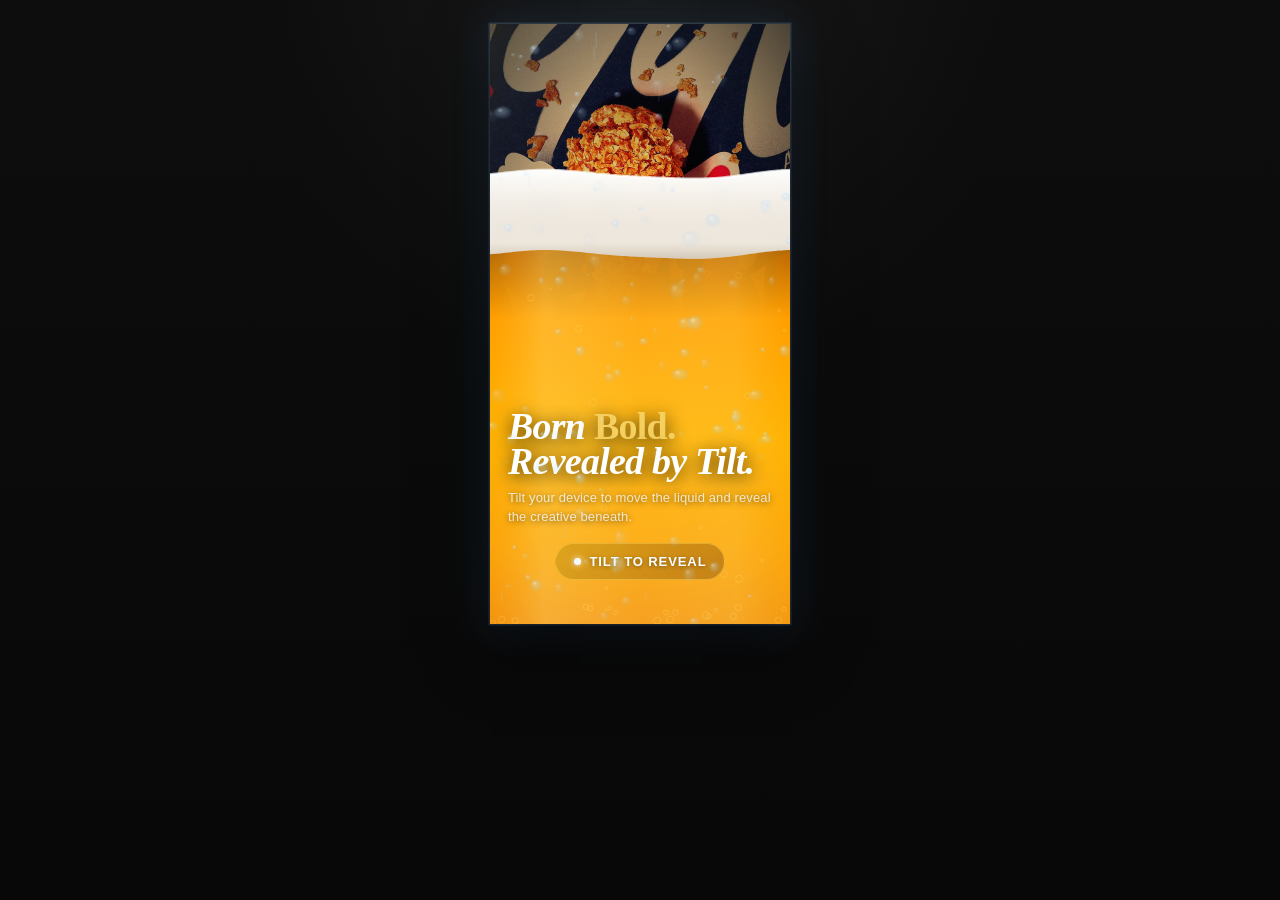
<file: index2.html>
<!DOCTYPE html>
<html lang="en">

<head>
    <meta charset="UTF-8" />
    <meta name="viewport" content="width=device-width, initial-scale=1.0, viewport-fit=cover" />
    <title>Liquid Tilt Creative</title>
    <style>
        :root {
            --creative-width: 300px;
            --creative-height: 600px;
            --border-radius: 0px;
            --shadow: 0 24px 60px rgba(0, 0, 0, 0.55);
            --panel-bg: #151515;
            --panel-border: rgba(255, 255, 255, 0.08);
            --text-soft: rgba(255, 255, 255, 0.72);
            --text-muted: rgba(255, 255, 255, 0.5);
            --accent: #f5d060;
        }

        * {
            box-sizing: border-box;
            -webkit-tap-highlight-color: transparent;
        }

        body {
            margin: 0;
            min-height: 100vh;
            background:
                radial-gradient(circle at top, rgba(90, 90, 90, 0.14), transparent 35%),
                linear-gradient(180deg, #0d0d0d 0%, #080808 100%);
            color: #fff;
            font-family: Arial, sans-serif;
            padding: 24px;
        }

        .layout {
            width: min(980px, 100%);
            margin: 0 auto;
            display: grid;
            gap: 24px;
            align-items: start;
            justify-items: center;
        }

        .creative {
            position: relative;
            width: min(var(--creative-width), 92vw);
            height: min(var(--creative-height), 80vh);
            max-height: var(--creative-height);
            overflow: hidden;
            border-radius: var(--border-radius);
            background: #0a0a0a;
            color: white;
            box-shadow:
                var(--shadow),
                0 0 0 1.5px rgba(160, 210, 255, 0.18),
                0 0 38px 6px rgba(100, 180, 255, 0.13);
            -webkit-user-select: none;
            user-select: none;
            touch-action: manipulation;
            isolation: isolate;
        }

        .scene {
            position: absolute;
            inset: 0;
            overflow: hidden;
        }

        .bg-image {
            position: absolute;
            inset: 0;
            z-index: 1;
            width: 100%;
            height: 100%;
            object-fit: cover;
            display: block;
        }

        .vignette {
            position: absolute;
            inset: 0;
            z-index: 2;
            background:
                radial-gradient(ellipse at 50% 30%, rgba(0, 0, 0, 0) 30%, rgba(0, 0, 0, 0.72) 100%),
                linear-gradient(180deg, rgba(0, 0, 0, 0.45) 0%, rgba(0, 0, 0, 0) 30%, rgba(0, 0, 0, 0.15) 60%, rgba(0, 0, 0, 0.65) 100%);
            pointer-events: none;
        }

        .content-overlay {
            position: absolute;
            inset: 0;
            z-index: 4;
            display: flex;
            flex-direction: column;
            justify-content: space-between;
            padding: 22px 18px;
            pointer-events: none;
        }

        .brand {
            align-self: flex-start;
            padding: 6px 14px;
            border-radius: 999px;
            background: rgba(255, 255, 255, 0.08);
            border: 1px solid rgba(255, 220, 80, 0.35);
            font-size: 11px;
            font-weight: 700;
            letter-spacing: 0.16em;
            text-transform: uppercase;
            color: var(--accent);
            -webkit-backdrop-filter: blur(6px);
            backdrop-filter: blur(6px);
        }

        .headline-wrap {
            margin-top: auto;
            margin-bottom: 22px;
        }

        .headline {
            margin: 0 0 10px;
            font-family: Georgia, serif;
            font-size: 38px;
            line-height: 0.93;
            font-weight: 700;
            font-style: italic;
            letter-spacing: -0.02em;
            text-shadow: 0 3px 18px rgba(0, 0, 0, 0.8);
            color: #fff;
        }

        .headline em {
            color: var(--accent);
            font-style: normal;
        }

        .subhead {
            margin: 0 0 16px;
            font-size: 13px;
            line-height: 1.45;
            color: rgba(255, 255, 255, 0.78);
            text-shadow: 0 1px 6px rgba(0, 0, 0, 0.6);
            letter-spacing: 0.01em;
        }

        .cta {
            display: flex;
            align-items: center;
            gap: 9px;
            width: fit-content;
            margin-inline: auto;
            padding: 11px 18px;
            border-radius: 999px;
            background: linear-gradient(135deg, rgba(220, 160, 20, 0.85), rgba(180, 110, 10, 0.75));
            border: 1px solid rgba(255, 210, 80, 0.5);
            color: #ffffff;
            font-weight: 700;
            font-size: 13px;
            letter-spacing: 0.07em;
            line-height: 1;
            backdrop-filter: blur(6px);
            text-transform: uppercase;
            text-shadow: 0 1px 4px rgba(0, 0, 0, 0.4);
        }

        .cta-dot {
            width: 7px;
            height: 7px;
            border-radius: 50%;
            background: currentColor;
            box-shadow: 0 0 6px currentColor;
        }

        .liquid-layer {
            position: absolute;
            inset: 0;
            z-index: 3;
            pointer-events: none;
        }

        .condensation-layer {
            position: absolute;
            inset: 0;
            z-index: 8;
            pointer-events: none;
        }

        canvas {
            display: block;
            width: 100%;
            height: 100%;
        }

        .instruction {
            position: absolute;
            left: 50%;
            top: 14px;
            transform: translateX(-50%);
            z-index: 6;
            padding: 7px 14px;
            border-radius: 999px;
            background: rgba(10, 10, 10, 0.5);
            border: 1px solid rgba(245, 200, 60, 0.3);
            -webkit-backdrop-filter: blur(8px);
            backdrop-filter: blur(8px);
            color: var(--accent);
            font-size: 11px;
            font-weight: 700;
            letter-spacing: 0.1em;
            text-transform: uppercase;
            white-space: nowrap;
        }

        .gloss {
            position: absolute;
            inset: 0;
            z-index: 7;
            pointer-events: none;
            background:
                linear-gradient(118deg,
                    rgba(255, 220, 100, 0.09) 0%,
                    rgba(255, 255, 255, 0.05) 10%,
                    rgba(255, 255, 255, 0) 25%,
                    rgba(255, 255, 255, 0) 75%,
                    rgba(255, 200, 50, 0.07) 100%);
            mix-blend-mode: screen;
        }

        .customise-panel {
            width: min(980px, 100%);
            display: grid;
            gap: 16px;
            padding: 18px;
            border-radius: 22px;
            background: var(--panel-bg);
            border: 1px solid var(--panel-border);
            box-shadow: 0 18px 40px rgba(0, 0, 0, 0.28);
        }

        .customise-panel[hidden] {
            display: none;
        }

        .panel-header {
            display: grid;
            gap: 6px;
        }

        .panel-eyebrow {
            color: var(--accent);
            text-transform: uppercase;
            letter-spacing: 0.12em;
            font-size: 11px;
            font-weight: 700;
        }

        .panel-title {
            margin: 0;
            font-size: 22px;
            font-weight: 700;
        }

        .panel-copy {
            margin: 0;
            color: var(--text-soft);
            line-height: 1.5;
            font-size: 14px;
        }

        .panel-grid {
            display: grid;
            grid-template-columns: repeat(2, minmax(0, 1fr));
            gap: 16px;
        }

        .panel-section {
            display: grid;
            gap: 12px;
            padding: 16px;
            border-radius: 16px;
            background: rgba(255, 255, 255, 0.03);
            border: 1px solid rgba(255, 255, 255, 0.06);
        }

        .section-title {
            margin: 0;
            font-size: 13px;
            font-weight: 700;
            letter-spacing: 0.08em;
            text-transform: uppercase;
            color: #fff;
        }

        .field {
            display: grid;
            gap: 6px;
        }

        .field label {
            font-size: 12px;
            color: var(--text-soft);
            font-weight: 700;
        }

        .field input,
        .field select {
            width: 100%;
            min-height: 40px;
            border: 1px solid rgba(255, 255, 255, 0.12);
            border-radius: 10px;
            padding: 8px 10px;
            background: rgba(0, 0, 0, 0.28);
            color: #fff;
            font: inherit;
        }

        .field input[type="range"] {
            padding: 0;
            accent-color: var(--accent);
        }

        .field-row {
            display: grid;
            grid-template-columns: 1fr auto;
            gap: 10px;
            align-items: center;
        }

        .value-chip {
            min-width: 60px;
            text-align: center;
            padding: 8px 10px;
            border-radius: 999px;
            background: rgba(255, 255, 255, 0.08);
            color: #fff;
            font-size: 12px;
            font-weight: 700;
        }

        .status-row {
            display: flex;
            flex-wrap: wrap;
            gap: 10px;
        }

        .status-pill {
            padding: 8px 12px;
            border-radius: 999px;
            background: rgba(255, 255, 255, 0.06);
            color: var(--text-soft);
            font-size: 12px;
            font-weight: 700;
        }

        .status-pill strong {
            color: #fff;
        }

        @media (max-width: 720px) {
            body {
                padding: 16px;
            }

            .panel-grid {
                grid-template-columns: 1fr;
            }

            .headline {
                font-size: 34px;
            }
        }
    </style>
</head>

<body>
    <div class="layout">
        <div class="creative" id="creative" role="img" aria-label="Liquid tilt ad creative">
            <div class="scene">
                <img class="bg-image" id="bgImage" src="kfc.png" alt="Creative background" />
                <div class="vignette"></div>

                <div class="content-overlay">
                    <div class="headline-wrap">
                        <h1 class="headline">Born <em>Bold.</em><br>Revealed by Tilt.</h1>
                        <p class="subhead">
                            Tilt your device to move the liquid and reveal the creative beneath.
                        </p>

                        <div class="cta" id="cta">
                            <span class="cta-dot"></span>
                            <span id="ctaTextDisplay">Tilt to Reveal</span>
                        </div>
                    </div>
                </div>

                <div class="liquid-layer">
                    <canvas id="liquidCanvas"></canvas>
                </div>

                <div class="condensation-layer">
                    <canvas id="condCanvas"></canvas>
                </div>

                <div class="gloss"></div>
            </div>
        </div>

        <section class="customise-panel" aria-label="Customise creative" hidden>
            <div class="panel-header">
                <div class="panel-eyebrow">Customise Creative</div>
                <h2 class="panel-title">Tilt Gesture and Liquid Overlay Settings</h2>
                <p class="panel-copy">
                    Configure the liquid template, the CTA prompt, and the overlay coverage. Tilt is the active gesture,
                    with desktop slider support for testing.
                </p>
            </div>

            <div class="panel-grid">
                <div class="panel-section">
                    <h3 class="section-title">Gesture</h3>

                    <div class="field">
                        <label for="gestureSelect">Gesture type</label>
                        <select id="gestureSelect">
                            <option value="tilt">Tilt</option>
                        </select>
                    </div>

                    <div class="field">
                        <label for="tiltSlider">Desktop tilt test</label>
                        <div class="field-row">
                            <input id="tiltSlider" type="range" min="-45" max="45" value="0" />
                            <span class="value-chip" id="tiltValue">0°</span>
                        </div>
                    </div>

                    <div class="status-row">
                        <div class="status-pill"><strong>Motion:</strong> <span id="motionStatus">Waiting</span></div>
                        <div class="status-pill"><strong>Reset:</strong> Upright returns to default</div>
                    </div>
                </div>

                <div class="panel-section">
                    <h3 class="section-title">General Options</h3>

                    <div class="field">
                        <label for="coverageInput">Overlay coverage</label>
                        <div class="field-row">
                            <input id="coverageInput" type="range" min="10" max="95" value="62" />
                            <span class="value-chip" id="coverageValue">62%</span>
                        </div>
                    </div>

                    <div class="field">
                        <label for="ctaTextInput">CTA text</label>
                        <input id="ctaTextInput" type="text" value="Tilt to Reveal" />
                    </div>

                    <div class="field">
                        <label for="ctaColorInput">CTA colour</label>
                        <input id="ctaColorInput" type="color" value="#ffffff" />
                    </div>

                    <div class="field">
                        <label for="animationColorInput">Animation colour</label>
                        <input id="animationColorInput" type="color" value="#b86a00" />
                    </div>
                </div>
            </div>
        </section>
    </div>

    <script>
        (() => {
            const CONFIG = {
                size: "300x600",
                backgroundImage: "kfc.png",
                gesture: "tilt",
                overlayCoverage: 62,
                ctaText: "Tilt to Reveal",
                ctaColor: "#ffffff",
                animationColor: "#b86a00",
                beerOpacity: 1,
                foamColor: "#f5f0e8"
            };

            const creative = document.getElementById("creative");
            const bgImage = document.getElementById("bgImage");
            const cta = document.getElementById("cta");
            const ctaTextDisplay = document.getElementById("ctaTextDisplay");
            const instructionText = document.getElementById("instructionText");
            const motionStatus = document.getElementById("motionStatus");

            const gestureSelect = document.getElementById("gestureSelect");
            const tiltSlider = document.getElementById("tiltSlider");
            const tiltValue = document.getElementById("tiltValue");
            const coverageInput = document.getElementById("coverageInput");
            const coverageValue = document.getElementById("coverageValue");
            const ctaTextInput = document.getElementById("ctaTextInput");
            const ctaColorInput = document.getElementById("ctaColorInput");
            const animationColorInput = document.getElementById("animationColorInput");

            const canvas = document.getElementById("liquidCanvas");
            const ctx = canvas.getContext("2d");
            const condCanvas = document.getElementById("condCanvas");
            const condCtx = condCanvas.getContext("2d");

            const state = {
                width: 300,
                height: 600,
                overlayCoverage: 0.62,
                targetTiltX: 0,
                targetTiltY: 0,
                tiltX: 0,
                tiltY: 0,
                velocityX: 0,
                velocityY: 0,
                smoothedAngle: 0,
                smoothedForward: 0,
                currentReveal: 0,
                lastTime: 0,
                permissionRequested: false,
                motionEnabled: false,
                motionDenied: false,
                lastOrientationEventAt: 0,
                baselineGamma: null,
                baselineBeta: null,
                baselineAccelX: null,
                baselineAccelY: null,
                beerColor: "#b86a00",
                beerOpacity: 1,
                foamColor: "#f5f0e8",
                ctaText: "Tilt to Reveal",
                ctaColor: "#ffffff",
                gesture: "tilt",
                usingDesktopSlider: false,
                showBubbles: true,
                bubbles: [],
                drops: [],
                drips: []
            };

            function clamp(value, min, max) {
                return Math.max(min, Math.min(max, value));
            }

            function lerp(a, b, t) {
                return a + (b - a) * t;
            }

            function hexToRgb(hex) {
                const raw = hex.replace("#", "");
                const full = raw.length === 3 ? raw.split("").map(char => char + char).join("") : raw;
                const num = parseInt(full, 16);
                return { r: (num >> 16) & 255, g: (num >> 8) & 255, b: num & 255 };
            }

            function rgba(hex, alpha) {
                const { r, g, b } = hexToRgb(hex);
                return `rgba(${r},${g},${b},${alpha})`;
            }

            function shiftColor(hex, amount) {
                const { r, g, b } = hexToRgb(hex);
                const shift = channel => clamp(Math.round(channel + channel * amount), 0, 255);
                const toHex = channel => channel.toString(16).padStart(2, "0");
                return `#${toHex(shift(r))}${toHex(shift(g))}${toHex(shift(b))}`;
            }

            function setInstruction(message) {
                if (!instructionText) return;
                instructionText.textContent = message;
            }

            function setMotionStatus(message) {
                motionStatus.textContent = message;
            }

            function setCreativeSize(value) {
                const [w, h] = value.split("x").map(Number);
                state.width = w;
                state.height = h;
                creative.style.setProperty("--creative-width", `${w}px`);
                creative.style.setProperty("--creative-height", `${h}px`);
                resizeCanvas();
                initBubbles();
                initCondensation();
            }

            function applyConfig() {
                state.gesture = gestureSelect.value;
                state.overlayCoverage = clamp(Number(coverageInput.value) / 100, 0.1, 0.95);
                state.ctaText = ctaTextInput.value.trim() || "Tilt to Reveal";
                state.ctaColor = ctaColorInput.value;
                state.beerColor = animationColorInput.value;
                state.beerOpacity = clamp(Number(CONFIG.beerOpacity ?? 1), 0, 1);
                state.foamColor = CONFIG.foamColor;

                ctaTextDisplay.textContent = state.ctaText;
                cta.style.color = state.ctaColor;
                bgImage.src = CONFIG.backgroundImage;

                coverageValue.textContent = `${Math.round(state.overlayCoverage * 100)}%`;
            }

            function resetCalibration() {
                state.baselineGamma = null;
                state.baselineBeta = null;
                state.baselineAccelX = null;
                state.baselineAccelY = null;
            }

            async function requestMotionPermissionIfNeeded() {
                if (state.motionEnabled || state.motionDenied || state.gesture !== "tilt") return;

                if (!window.isSecureContext) {
                    setInstruction("Open on HTTPS to enable tilt");
                    setMotionStatus("HTTPS required");
                    return;
                }

                state.permissionRequested = true;

                try {
                    let orientationGranted = true;
                    let motionGranted = true;

                    if (typeof DeviceOrientationEvent !== "undefined" &&
                        typeof DeviceOrientationEvent.requestPermission === "function") {
                        orientationGranted = (await DeviceOrientationEvent.requestPermission()) === "granted";
                    }

                    if (typeof DeviceMotionEvent !== "undefined" &&
                        typeof DeviceMotionEvent.requestPermission === "function") {
                        motionGranted = (await DeviceMotionEvent.requestPermission()) === "granted";
                    }

                    if (!orientationGranted && !motionGranted) {
                        state.motionDenied = true;
                        setInstruction("Motion access denied");
                        setMotionStatus("Denied");
                        return;
                    }

                    state.motionEnabled = true;
                    resetCalibration();
                    setInstruction("Tilt to reveal");
                    setMotionStatus("Enabled");
                } catch (error) {
                    state.permissionRequested = false;
                    setInstruction("Tap again to enable tilt");
                    setMotionStatus("Retry");
                }
            }

            function handleOrientation(event) {
                if (state.gesture !== "tilt") return;
                if (typeof event.gamma !== "number" || typeof event.beta !== "number") return;

                if (state.baselineGamma === null) {
                    state.baselineGamma = event.gamma;
                    state.baselineBeta = event.beta;
                }

                state.lastOrientationEventAt = performance.now();
                state.motionEnabled = true;
                state.usingDesktopSlider = false;
                setInstruction("Tilt to reveal");
                setMotionStatus("Live");

                const gammaDelta = event.gamma - state.baselineGamma;
                const betaDelta = event.beta - state.baselineBeta;

                state.targetTiltX = clamp((-gammaDelta) / 28, -1, 1);
                state.targetTiltY = clamp(betaDelta / 30, -1, 1);
            }

            function handleMotion(event) {
                if (state.gesture !== "tilt") return;
                if (performance.now() - state.lastOrientationEventAt < 180) return;

                const accel = event.accelerationIncludingGravity;
                if (!accel) return;
                if (typeof accel.x !== "number" || typeof accel.y !== "number") return;

                if (state.baselineAccelX === null) {
                    state.baselineAccelX = accel.x;
                    state.baselineAccelY = accel.y;
                }

                state.motionEnabled = true;
                state.usingDesktopSlider = false;
                setInstruction("Tilt to reveal");
                setMotionStatus("Live");

                const xDelta = accel.x - state.baselineAccelX;
                const yDelta = accel.y - state.baselineAccelY;

                state.targetTiltX = clamp((-xDelta) / 6.5, -1, 1);
                state.targetTiltY = clamp((-yDelta) / 6.5, -1, 1);
            }

            function initBubbles() {
                state.bubbles = [];
                const w = creative.clientWidth;
                const h = creative.clientHeight;
                const count = Math.round((w * h) / 4200);

                for (let index = 0; index < count; index++) {
                    state.bubbles.push({
                        x: Math.random() * w,
                        y: Math.random() * h,
                        r: 0.8 + Math.random() * 2.8,
                        speed: 12 + Math.random() * 28,
                        wobble: Math.random() * Math.PI * 2,
                        wobbleSpeed: 0.5 + Math.random() * 1.2
                    });
                }
            }

            function initCondensation() {
                const w = creative.clientWidth;
                const h = creative.clientHeight;

                state.drops = [];
                const dropCount = Math.round((w * h) / 1400);
                for (let index = 0; index < dropCount; index++) {
                    state.drops.push({
                        x: Math.random() * w,
                        y: Math.random() * h,
                        r: 1.2 + Math.random() * 5.5,
                        alpha: 0.06 + Math.random() * 0.22,
                        rx: 1 + Math.random() * 0.6,
                        ry: 1 + Math.random() * 0.4
                    });
                }

                state.drips = [];
                const dripCount = Math.round(w / 22);
                for (let index = 0; index < dripCount; index++) {
                    state.drips.push({
                        x: 6 + Math.random() * (w - 12),
                        y: Math.random() * h,
                        r: 2 + Math.random() * 3.5,
                        speed: 6 + Math.random() * 18,
                        trail: [],
                        alpha: 0.10 + Math.random() * 0.18
                    });
                }
            }

            function resizeCanvas() {
                const rect = creative.getBoundingClientRect();
                const ratio = Math.max(1, window.devicePixelRatio || 1);

                canvas.width = Math.round(rect.width * ratio);
                canvas.height = Math.round(rect.height * ratio);
                canvas.style.width = `${rect.width}px`;
                canvas.style.height = `${rect.height}px`;
                ctx.setTransform(ratio, 0, 0, ratio, 0, 0);

                condCanvas.width = Math.round(rect.width * ratio);
                condCanvas.height = Math.round(rect.height * ratio);
                condCanvas.style.width = `${rect.width}px`;
                condCanvas.style.height = `${rect.height}px`;
                condCtx.setTransform(ratio, 0, 0, ratio, 0, 0);
            }

            function getRevealAmount() {
                const horizontal = Math.abs(state.smoothedAngle);
                const vertical = Math.abs(state.smoothedForward) * 0.55;
                const combined = clamp(horizontal + vertical, 0, 1);
                return clamp((combined - 0.04) / 0.78, 0, 1);
            }

            function getEffectiveCoverage() {
                const minCoverage = Math.max(0.05, state.overlayCoverage * 0.08);
                return lerp(state.overlayCoverage, minCoverage, state.currentReveal);
            }

            function updatePhysics(dt) {
                const spring = 11;
                const damping = 0.8;

                state.velocityX += (state.targetTiltX - state.tiltX) * spring * dt;
                state.velocityY += (state.targetTiltY - state.tiltY) * spring * dt;
                state.velocityX *= damping;
                state.velocityY *= damping;

                state.tiltX += state.velocityX * dt * 60;
                state.tiltY += state.velocityY * dt * 60;

                if (Math.abs(state.targetTiltX) < 0.02) {
                    state.tiltX = lerp(state.tiltX, 0, Math.min(1, dt * 5));
                }

                if (Math.abs(state.targetTiltY) < 0.02) {
                    state.tiltY = lerp(state.tiltY, 0, Math.min(1, dt * 5));
                }

                state.smoothedAngle = lerp(state.smoothedAngle, state.tiltX, Math.min(1, dt * 8));
                state.smoothedForward = lerp(state.smoothedForward, state.tiltY, Math.min(1, dt * 8));
                state.currentReveal = lerp(state.currentReveal, getRevealAmount(), Math.min(1, dt * 10));
            }

            function drawCondensation(dt, timestamp) {
                const w = creative.clientWidth;
                const h = creative.clientHeight;
                const effectiveCoverage = getEffectiveCoverage();

                condCtx.clearRect(0, 0, w, h);

                const edgeMist = condCtx.createRadialGradient(w * 0.5, h * 0.5, h * 0.25, w * 0.5, h * 0.5, h * 0.72);
                edgeMist.addColorStop(0, "rgba(160,210,255,0.00)");
                edgeMist.addColorStop(1, "rgba(140,200,255,0.09)");
                condCtx.fillStyle = edgeMist;
                condCtx.fillRect(0, 0, w, h);

                for (const drop of state.drops) {
                    condCtx.save();
                    condCtx.translate(drop.x, drop.y);
                    condCtx.scale(drop.rx, drop.ry);
                    const grad = condCtx.createRadialGradient(-drop.r * 0.2, -drop.r * 0.3, drop.r * 0.05, 0, 0, drop.r);
                    grad.addColorStop(0, `rgba(220,240,255,${drop.alpha * 1.4})`);
                    grad.addColorStop(0.5, `rgba(180,220,255,${drop.alpha})`);
                    grad.addColorStop(1, `rgba(140,200,255,${drop.alpha * 0.2})`);
                    condCtx.beginPath();
                    condCtx.arc(0, 0, drop.r, 0, Math.PI * 2);
                    condCtx.fillStyle = grad;
                    condCtx.fill();
                    condCtx.beginPath();
                    condCtx.arc(-drop.r * 0.28, -drop.r * 0.32, drop.r * 0.26, 0, Math.PI * 2);
                    condCtx.fillStyle = `rgba(255,255,255,${drop.alpha * 0.7})`;
                    condCtx.fill();
                    condCtx.restore();
                }

                for (const drip of state.drips) {
                    drip.y += drip.speed * dt;
                    drip.trail.push({ x: drip.x + Math.sin(drip.y * 0.04) * 1.2, y: drip.y });
                    if (drip.trail.length > 28) drip.trail.shift();

                    if (drip.y > h + drip.r * 2) {
                        drip.y = -drip.r * 2;
                        drip.x = 6 + Math.random() * (w - 12);
                        drip.trail = [];
                    }

                    if (drip.trail.length > 2) {
                        condCtx.beginPath();
                        condCtx.moveTo(drip.trail[0].x, drip.trail[0].y);
                        for (let index = 1; index < drip.trail.length; index++) {
                            condCtx.lineTo(drip.trail[index].x, drip.trail[index].y);
                        }
                        condCtx.strokeStyle = `rgba(180,220,255,${drip.alpha * 0.45})`;
                        condCtx.lineWidth = drip.r * 0.45;
                        condCtx.lineCap = "round";
                        condCtx.stroke();
                    }
                }

                const foamZoneY = h * (1 - effectiveCoverage) - h * 0.07;
                const time = timestamp * 0.0006;
                for (let index = 0; index < 4; index++) {
                    const px = w * (0.15 + index * 0.22) + Math.sin(time + index * 1.4) * 14;
                    const py = foamZoneY + Math.cos(time * 0.8 + index) * 8 - 12;
                    const pr = 18 + Math.sin(time * 1.1 + index * 0.9) * 6;
                    const alpha = 0.04 + Math.sin(time * 0.7 + index * 2.1) * 0.02;
                    const mistGrad = condCtx.createRadialGradient(px, py, 0, px, py, pr);
                    mistGrad.addColorStop(0, `rgba(200,230,255,${alpha})`);
                    mistGrad.addColorStop(1, "rgba(200,230,255,0)");
                    condCtx.beginPath();
                    condCtx.arc(px, py, pr, 0, Math.PI * 2);
                    condCtx.fillStyle = mistGrad;
                    condCtx.fill();
                }
            }

            function drawLiquid(timestamp) {
                const w = creative.clientWidth;
                const h = creative.clientHeight;
                const effectiveCoverage = getEffectiveCoverage();
                const baseCoverageH = h * effectiveCoverage;
                const baseY = h - baseCoverageH;
                const hTilt = state.smoothedAngle * (w * 0.12);
                const vTilt = state.smoothedForward * (h * 0.04);
                const time = timestamp * 0.0018;
                const waveAmp = Math.max(6, h * 0.013) + Math.abs(state.smoothedAngle) * 20 + Math.abs(state.smoothedForward) * 10;

                ctx.clearRect(0, 0, w, h);

                const topLeftY = baseY + vTilt - hTilt * 0.24;
                const topRightY = baseY + vTilt + hTilt * 0.24;

                const waveSurface = x => {
                    const progress = x / w;
                    const slopeY = lerp(topLeftY, topRightY, progress);
                    return slopeY
                        + Math.sin(time + x * 0.026) * waveAmp * 0.44
                        + Math.cos(time * 1.35 + x * 0.013) * waveAmp * 0.20
                        + Math.sin(time * 0.7 + x * 0.052) * waveAmp * 0.10;
                };

                const beerGrad = ctx.createLinearGradient(0, baseY, 0, h);
                beerGrad.addColorStop(0, rgba(shiftColor(state.beerColor, 0.05), 0.94 * state.beerOpacity));
                beerGrad.addColorStop(0.18, rgba(shiftColor(state.beerColor, 0.50), 1 * state.beerOpacity));
                beerGrad.addColorStop(0.5, rgba(shiftColor(state.beerColor, 0.68), 1 * state.beerOpacity));
                beerGrad.addColorStop(0.82, rgba(shiftColor(state.beerColor, 0.52), 1 * state.beerOpacity));
                beerGrad.addColorStop(1, rgba(shiftColor(state.beerColor, 0.36), 1 * state.beerOpacity));

                ctx.beginPath();
                ctx.moveTo(0, h);
                ctx.lineTo(0, waveSurface(0));
                for (let x = 6; x <= w; x += 6) {
                    ctx.lineTo(x, waveSurface(x));
                }
                ctx.lineTo(w, h);
                ctx.closePath();
                ctx.fillStyle = beerGrad;
                ctx.fill();

                const highlightGrad = ctx.createLinearGradient(0, 0, w, 0);
                highlightGrad.addColorStop(0, "rgba(255,210,90,0)");
                highlightGrad.addColorStop(0.18, "rgba(255,230,130,0.32)");
                highlightGrad.addColorStop(0.5, "rgba(255,235,140,0.16)");
                highlightGrad.addColorStop(0.82, "rgba(255,215,100,0.26)");
                highlightGrad.addColorStop(1, "rgba(255,210,90,0)");
                ctx.fillStyle = highlightGrad;
                ctx.fillRect(0, baseY - 24, w, h - baseY + 24);

                const foamH = Math.max(18, Math.max(50, h * 0.13) + Math.abs(state.smoothedAngle) * 10);
                const { r, g, b } = hexToRgb(state.foamColor);
                const tiltMag = Math.min(1, Math.abs(state.smoothedAngle) * 3.5);

                const foamTop = x => {
                    const base = waveSurface(x) - foamH;
                    return base
                        + Math.sin(x * 0.04 + time * 0.18) * foamH * 0.07 * tiltMag
                        + Math.sin(x * 0.085 + time * 0.12 + 1.4) * foamH * 0.04 * tiltMag
                        + Math.sin(x * 0.16 + time * 0.09 + 2.8) * foamH * 0.02 * tiltMag;
                };

                ctx.beginPath();
                for (let x = 0; x <= w; x += 3) {
                    const y = foamTop(x);
                    if (x === 0) ctx.moveTo(x, y);
                    else ctx.lineTo(x, y);
                }
                for (let x = w; x >= 0; x -= 3) {
                    ctx.lineTo(x, waveSurface(x) + 2);
                }
                ctx.closePath();
                ctx.fillStyle = `rgb(${r},${g},${b})`;
                ctx.fill();

                const foamGrad = ctx.createLinearGradient(0, foamTop(w / 2) - 4, 0, waveSurface(w / 2) + 2);
                foamGrad.addColorStop(0, "rgba(255,255,255,0.8)");
                foamGrad.addColorStop(0.18, "rgba(255,255,255,0.3)");
                foamGrad.addColorStop(0.82, "rgba(185,165,138,0.12)");
                foamGrad.addColorStop(1, "rgba(160,138,108,0.35)");

                ctx.beginPath();
                for (let x = 0; x <= w; x += 3) {
                    const y = foamTop(x);
                    if (x === 0) ctx.moveTo(x, y);
                    else ctx.lineTo(x, y);
                }
                for (let x = w; x >= 0; x -= 3) {
                    ctx.lineTo(x, waveSurface(x) + 2);
                }
                ctx.closePath();
                ctx.fillStyle = foamGrad;
                ctx.fill();

                ctx.beginPath();
                for (let x = 0; x <= w; x += 3) {
                    const y = foamTop(x);
                    if (x === 0) ctx.moveTo(x, y);
                    else ctx.lineTo(x, y);
                }
                ctx.strokeStyle = "rgba(255,255,255,0.72)";
                ctx.lineWidth = 2.4;
                ctx.lineJoin = "round";
                ctx.stroke();

                const dt = 0.016;
                for (const bubble of state.bubbles) {
                    bubble.y -= bubble.speed * dt;
                    bubble.wobble += bubble.wobbleSpeed * dt;
                    const bubbleX = bubble.x + Math.sin(bubble.wobble) * 2.5;
                    const surfaceY = waveSurface(clamp(bubbleX, 0, w));

                    if (bubble.y < surfaceY - bubble.r) {
                        bubble.y = h + bubble.r;
                        bubble.x = Math.random() * w;
                    }

                    if (bubble.y > surfaceY && bubble.y < h) {
                        const alpha = clamp((bubble.y - surfaceY) / (h * 0.08), 0, 1) * 0.35;
                        ctx.beginPath();
                        ctx.arc(bubbleX, bubble.y, bubble.r, 0, Math.PI * 2);
                        ctx.strokeStyle = `rgba(255,220,120,${alpha})`;
                        ctx.lineWidth = 0.8;
                        ctx.stroke();
                    }
                }
            }

            function tick(timestamp) {
                if (!state.lastTime) state.lastTime = timestamp;
                const dt = Math.min(0.033, (timestamp - state.lastTime) / 1000);
                state.lastTime = timestamp;

                updatePhysics(dt);
                drawLiquid(timestamp);
                drawCondensation(dt, timestamp);
                requestAnimationFrame(tick);
            }

            gestureSelect.addEventListener("change", () => {
                state.gesture = gestureSelect.value;
                resetCalibration();
                applyConfig();
            });

            coverageInput.addEventListener("input", applyConfig);
            ctaTextInput.addEventListener("input", applyConfig);
            ctaColorInput.addEventListener("input", applyConfig);
            animationColorInput.addEventListener("input", applyConfig);

            tiltSlider.addEventListener("input", event => {
                if (state.motionEnabled) return;
                const value = Number(event.target.value);
                state.usingDesktopSlider = true;
                state.targetTiltX = clamp((-value) / 45, -1, 1);
                state.targetTiltY = 0;
                tiltValue.textContent = `${value}°`;
                setMotionStatus("Desktop slider");
                setInstruction("Desktop tilt preview");
            });

            creative.addEventListener("click", requestMotionPermissionIfNeeded, { passive: true });
            creative.addEventListener("touchstart", requestMotionPermissionIfNeeded, { passive: true });
            window.addEventListener("deviceorientation", handleOrientation);
            window.addEventListener("devicemotion", handleMotion);
            window.addEventListener("resize", () => {
                resizeCanvas();
                initBubbles();
                initCondensation();
            });

            gestureSelect.value = CONFIG.gesture;
            coverageInput.value = CONFIG.overlayCoverage;
            ctaTextInput.value = CONFIG.ctaText;
            ctaColorInput.value = CONFIG.ctaColor;
            animationColorInput.value = CONFIG.animationColor;

            setCreativeSize(CONFIG.size);
            applyConfig();
            resizeCanvas();
            initBubbles();
            initCondensation();

            if (!window.isSecureContext) {
                setInstruction("Open on HTTPS to enable tilt");
                setMotionStatus("HTTPS required");
            } else {
                setInstruction("Tap to enable tilt");
                setMotionStatus("Waiting");
            }

            requestAnimationFrame(tick);
        })();
    </script>
</body>

</html>
</file>
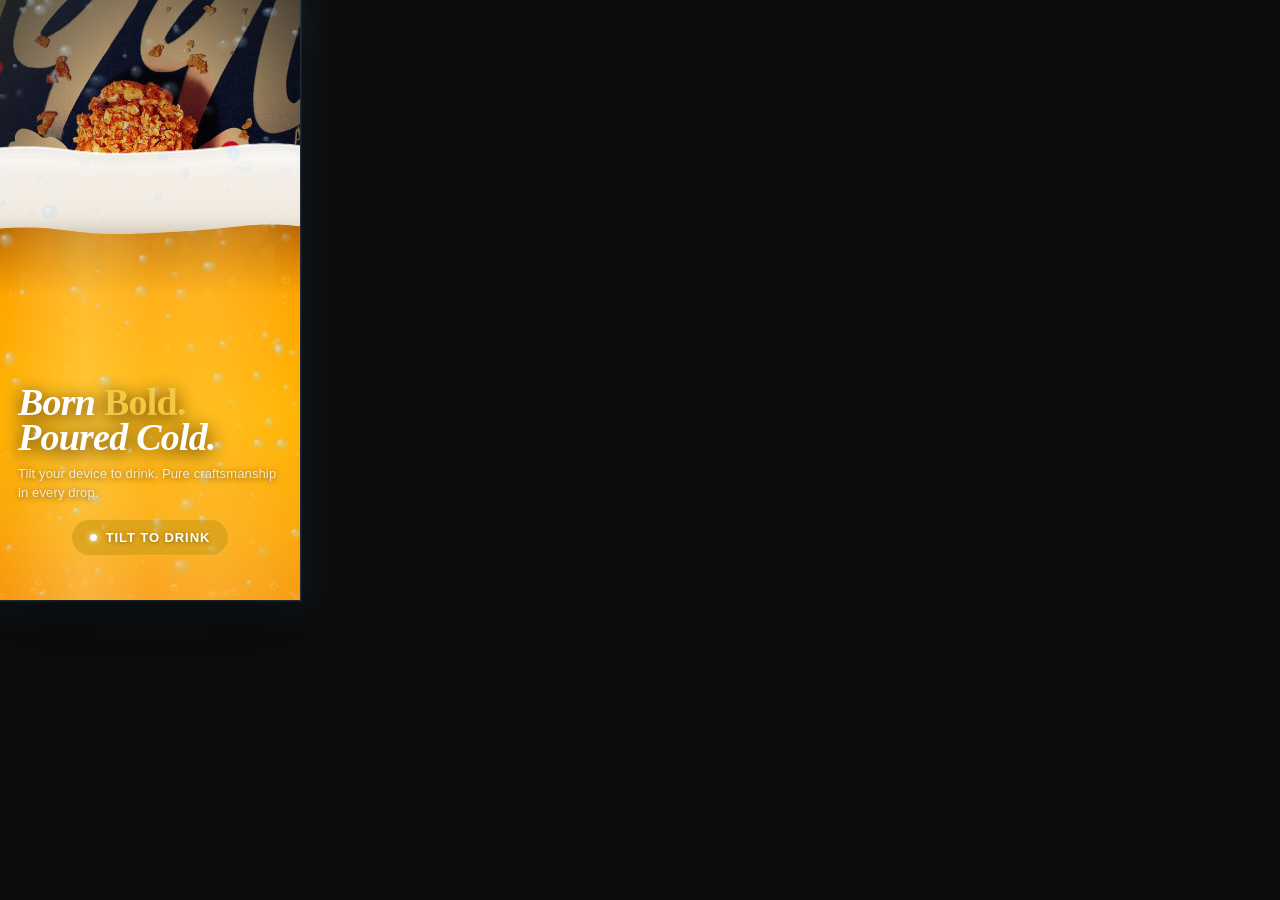
<file: work.html>
<!DOCTYPE html>
<html lang="en">

<head>
    <meta charset="UTF-8" />
    <meta name="viewport" content="width=device-width, initial-scale=1.0, viewport-fit=cover" />
    <title>Beer Ad — Tilt to Pour</title>
    <style>
        :root {
            --creative-width: 300px;
            --creative-height: 600px;
            --button-background: rgba(220, 160, 20, 0.85);
            --button-text-color: #ffffff;
            --border-radius: 0px;
            --shadow: 0 24px 60px rgba(0, 0, 0, 0.55);
        }

        * {
            box-sizing: border-box;
            -webkit-tap-highlight-color: transparent;
        }

        html,
        body {
            width: var(--creative-width);
            height: var(--creative-height);
        }

        body {
            margin: 0;
            display: block;
            background: #0d0d0d;
            font-family: 'Georgia', serif;
            padding: 0;
        }

        .demo-wrap {
            display: grid;
            gap: 10px;
            justify-items: center;
            width: var(--creative-width);
            height: var(--creative-height);
        }

        .creative {
            position: relative;
            width: var(--creative-width);
            height: var(--creative-height);
            overflow: hidden;
            border-radius: var(--border-radius);
            box-shadow: var(--shadow);
            background: #0a0a0a;
            color: white;
            -webkit-user-select: none;
            user-select: none;
            touch-action: manipulation;
            isolation: isolate;
        }

        .scene {
            position: absolute;
            inset: 0;
            overflow: hidden;
        }

        .bg-image {
            position: absolute;
            inset: 0;
            z-index: 1;
            width: 100%;
            height: 100%;
            object-fit: cover;
            display: block;
        }

        /* Dark vignette overlay for dramatic beer-ad feel */
        .vignette {
            position: absolute;
            inset: 0;
            z-index: 2;
            background:
                radial-gradient(ellipse at 50% 30%, rgba(0,0,0,0) 30%, rgba(0,0,0,0.72) 100%),
                linear-gradient(180deg, rgba(0,0,0,0.45) 0%, rgba(0,0,0,0) 30%, rgba(0,0,0,0.15) 60%, rgba(0,0,0,0.65) 100%);
            pointer-events: none;
        }

        .content-overlay {
            position: absolute;
            inset: 0;
            z-index: 4;
            display: flex;
            flex-direction: column;
            justify-content: space-between;
            padding: 22px 18px;
            pointer-events: none;
        }

        .headline-wrap {
            margin-top: auto;
            margin-bottom: 22px;
            pointer-events: auto;
        }

        .headline {
            margin: 0 0 10px;
            font-size: 38px;
            line-height: 0.93;
            font-weight: 700;
            font-style: italic;
            letter-spacing: -0.02em;
            text-shadow: 0 3px 18px rgba(0, 0, 0, 0.8);
            color: #fff;
        }

        .headline em {
            color: #f5c842;
            font-style: normal;
        }

        .subhead {
            margin: 0 0 16px;
            font-size: 13px;
            line-height: 1.45;
            color: rgba(255, 255, 255, 0.78);
            text-shadow: 0 1px 6px rgba(0, 0, 0, 0.6);
            font-family: Arial, sans-serif;
            font-style: normal;
            letter-spacing: 0.01em;
        }

        .cta {
            display: flex;
            align-items: center;
            gap: 9px;
            width: fit-content;
            margin-inline: auto;
            padding: 11px 18px;
            border-radius: 999px;
            background: var(--button-background);
            border: 1px solid rgba(255, 210, 80, 0.5);
            color: var(--button-text-color);
            font-weight: 700;
            font-size: 13px;
            font-family: Arial, sans-serif;
            letter-spacing: 0.07em;
            line-height: 1;
            backdrop-filter: blur(6px);
            position: relative;
            z-index: 4;
            pointer-events: auto;
            text-transform: uppercase;
            text-shadow: 0 1px 4px rgba(0,0,0,0.4);
        }

        .cta-dot {
            width: 7px;
            height: 7px;
            border-radius: 50%;
            background: currentColor;
            box-shadow: 0 0 6px currentColor;
        }

        .liquid-layer {
            position: absolute;
            inset: 0;
            z-index: 3;
            pointer-events: none;
        }

        canvas {
            display: block;
            width: 100%;
            height: 100%;
        }

        /* Cold blue outer glow on the creative card */
        .creative {
            box-shadow:
                var(--shadow),
                0 0 0 1.5px rgba(160, 210, 255, 0.18),
                0 0 38px 6px rgba(100, 180, 255, 0.13);
        }

        /* Frost / condensation canvas — sits above everything */
        .condensation-layer {
            position: absolute;
            inset: 0;
            z-index: 8;
            pointer-events: none;
        }

        /* Subtle gold gloss */
        .gloss {
            position: absolute;
            inset: 0;
            z-index: 7;
            pointer-events: none;
            background:
                linear-gradient(118deg,
                    rgba(255, 220, 100, 0.09) 0%,
                    rgba(255, 255, 255, 0.05) 10%,
                    rgba(255, 255, 255, 0) 25%,
                    rgba(255, 255, 255, 0) 75%,
                    rgba(255, 200, 50, 0.07) 100%);
            mix-blend-mode: screen;
        }

        .motion-enable[hidden] {
            display: none;
        }

        .motion-enable {
            position: absolute;
            inset: 0;
            z-index: 20;
            display: grid;
            place-items: center;
            pointer-events: none;
        }

        .motion-enable__button {
            justify-self: center;
            align-self: center;
            min-height: 44px;
            border: 0;
            padding: 11px 18px;
            font-size: 13px;
            font-weight: 700;
            letter-spacing: 0.07em;
            text-transform: uppercase;
            cursor: pointer;
            background: var(--button-background);
            color: var(--button-text-color);
            box-shadow: 0 14px 34px rgba(0, 0, 0, 0.28);
            pointer-events: auto;
        }

    </style>
</head>

<body>
    <div class="demo-wrap">
        <div class="creative" id="creative" role="img" aria-label="Beer tilt ad creative">
            <div class="scene">
                <img class="bg-image" id="bgImage" src="kfc.png" alt="Beer background" />
                <div class="vignette"></div>

                <div class="content-overlay">
                    <div class="headline-wrap">
                        <h1 class="headline" id="headlineText">Born <em>Bold.</em><br>Poured Cold.</h1>
                        <p class="subhead" id="subheadText">
                            Tilt your device to drink. Pure craftsmanship in every drop.
                        </p>

                        <div class="cta" id="cta">
                            <span class="cta-dot"></span>
                            <span id="ctaTextDisplay">Tilt to Drink</span>
                        </div>
                    </div>
                </div>

                <div class="liquid-layer">
                    <canvas id="liquidCanvas"></canvas>
                </div>

                <div class="condensation-layer">
                    <canvas id="condCanvas"></canvas>
                </div>

                <div class="gloss"></div>
            </div>
        </div>

    </div>

    <div class="motion-enable" id="motionEnable" hidden>
        <button class="motion-enable__button" id="enableTiltButton" type="button">Enable Tilt</button>
    </div>

    <script>
        (() => {
            const CONFIG = {
                size: "300x600",
                ctaText: "Tilt to Drink",
                headlineHtml: "Born <em>Bold.</em><br>Poured Cold.",
                subheadText: "Tilt your device to drink. Pure craftsmanship in every drop.",
                beerColor: "#b86a00",
                beerOpacity: 1,
                foamColor: "#f5f0e8",
                fillLevel: 62,
                backgroundImage: "kfc.png",
                showBubbles: true,
                buttonBackground: "rgba(220, 160, 20, 0.85)",
                buttonTextColor: "#ffffff"
            };

            const creative = document.getElementById("creative");
            const canvas = document.getElementById("liquidCanvas");
            const ctx = canvas.getContext("2d");

            const condCanvas = document.getElementById("condCanvas");
            const condCtx = condCanvas.getContext("2d");

            const bgImage = document.getElementById("bgImage");
            const cta = document.getElementById("cta");
            const headlineText = document.getElementById("headlineText");
            const subheadText = document.getElementById("subheadText");
            const ctaTextDisplay = document.getElementById("ctaTextDisplay");
            const motionEnable = document.getElementById("motionEnable");
            const enableTiltButton = document.getElementById("enableTiltButton");

            const state = {
                width: 300,
                height: 600,
                targetTiltX: 0,
                targetTiltY: 0,
                tiltX: 0,
                tiltY: 0,
                velocityX: 0,
                velocityY: 0,
                smoothedAngle: 0,
                lastTime: 0,
                permissionRequested: false,
                motionEnabled: false,
                motionDenied: false,
                motionDialogOpen: false,
                hasLiveMotionSignal: false,
                lastOrientationEventAt: 0,
                baselineGamma: null,
                baselineBeta: null,
                baselineAccelX: null,
                baselineAccelY: null,
                useDeviceMotion: false,
                remainingBeer: 1,
                bubbles: [],
                drops: [],
                drips: []
            };

            function setInstruction() {}

            function initBubbles() {
                state.bubbles = [];
                const w = creative.clientWidth;
                const h = creative.clientHeight;
                const count = Math.round((w * h) / 4000);
                for (let i = 0; i < count; i++) {
                    state.bubbles.push({
                        x: Math.random() * w,
                        y: Math.random() * h,
                        r: 0.8 + Math.random() * 2.8,
                        speed: 12 + Math.random() * 28,
                        wobble: Math.random() * Math.PI * 2,
                        wobbleSpeed: 0.5 + Math.random() * 1.2
                    });
                }
            }

            function initCondensation() {
                const w = creative.clientWidth;
                const h = creative.clientHeight;

                // Static droplets — scattered over the full glass surface
                state.drops = [];
                const dropCount = Math.round((w * h) / 1400);
                for (let i = 0; i < dropCount; i++) {
                    state.drops.push({
                        x: Math.random() * w,
                        y: Math.random() * h,
                        r: 1.2 + Math.random() * 5.5,
                        alpha: 0.06 + Math.random() * 0.22,
                        // Slightly elongated horizontally
                        rx: 1 + Math.random() * 0.6,
                        ry: 1 + Math.random() * 0.4
                    });
                }

                // Drips — drops that slowly slide down, leaving a thin trail
                state.drips = [];
                const dripCount = Math.round(w / 22);
                for (let i = 0; i < dripCount; i++) {
                    state.drips.push({
                        x: 6 + Math.random() * (w - 12),
                        y: Math.random() * h,
                        r: 2 + Math.random() * 3.5,
                        speed: 6 + Math.random() * 18,
                        trail: [],
                        alpha: 0.10 + Math.random() * 0.18
                    });
                }
            }

            function resizeCondCanvas() {
                const rect = creative.getBoundingClientRect();
                const ratio = Math.max(1, window.devicePixelRatio || 1);
                condCanvas.width = Math.round(rect.width * ratio);
                condCanvas.height = Math.round(rect.height * ratio);
                condCanvas.style.width = rect.width + "px";
                condCanvas.style.height = rect.height + "px";
                condCtx.setTransform(ratio, 0, 0, ratio, 0, 0);
            }

            function drawCondensation(dt, timestamp) {
                const w = creative.clientWidth;
                const h = creative.clientHeight;
                condCtx.clearRect(0, 0, w, h);

                // When beer is fully drained, clear and stop — no drops on empty glass
                if (state.remainingBeer <= 0.002) return;

                // --- Cold blue-tinted edge mist ---
                const edgeMist = condCtx.createRadialGradient(w * 0.5, h * 0.5, h * 0.25, w * 0.5, h * 0.5, h * 0.72);
                edgeMist.addColorStop(0, "rgba(160,210,255,0.00)");
                edgeMist.addColorStop(1, "rgba(140,200,255,0.09)");
                condCtx.fillStyle = edgeMist;
                condCtx.fillRect(0, 0, w, h);

                // --- Static condensation drops ---
                for (const d of state.drops) {
                    condCtx.save();
                    condCtx.translate(d.x, d.y);
                    condCtx.scale(d.rx, d.ry);
                    // Drop body
                    const grad = condCtx.createRadialGradient(-d.r * 0.2, -d.r * 0.3, d.r * 0.05, 0, 0, d.r);
                    grad.addColorStop(0, `rgba(220,240,255,${d.alpha * 1.4})`);
                    grad.addColorStop(0.5, `rgba(180,220,255,${d.alpha})`);
                    grad.addColorStop(1, `rgba(140,200,255,${d.alpha * 0.2})`);
                    condCtx.beginPath();
                    condCtx.arc(0, 0, d.r, 0, Math.PI * 2);
                    condCtx.fillStyle = grad;
                    condCtx.fill();
                    // Tiny specular highlight
                    condCtx.beginPath();
                    condCtx.arc(-d.r * 0.28, -d.r * 0.32, d.r * 0.26, 0, Math.PI * 2);
                    condCtx.fillStyle = `rgba(255,255,255,${d.alpha * 0.7})`;
                    condCtx.fill();
                    condCtx.restore();
                }

                // --- Drips ---
                for (const drip of state.drips) {
                    // Advance drip
                    drip.y += drip.speed * dt;
                    drip.trail.push({ x: drip.x + Math.sin(drip.y * 0.04) * 1.2, y: drip.y });
                    if (drip.trail.length > 28) drip.trail.shift();

                    // Reset when it leaves the bottom
                    if (drip.y > h + drip.r * 2) {
                        drip.y = -drip.r * 2;
                        drip.x = 6 + Math.random() * (w - 12);
                        drip.trail = [];
                        drip.speed = 6 + Math.random() * 18;
                        drip.alpha = 0.10 + Math.random() * 0.18;
                    }

                    // Draw thin trail
                    if (drip.trail.length > 2) {
                        condCtx.beginPath();
                        condCtx.moveTo(drip.trail[0].x, drip.trail[0].y);
                        for (let i = 1; i < drip.trail.length; i++) {
                            condCtx.lineTo(drip.trail[i].x, drip.trail[i].y);
                        }
                        condCtx.strokeStyle = `rgba(180,220,255,${drip.alpha * 0.45})`;
                        condCtx.lineWidth = drip.r * 0.45;
                        condCtx.lineCap = "round";
                        condCtx.stroke();
                    }

                    // Draw drip head (teardrop shape)
                    condCtx.save();
                    condCtx.translate(drip.x + Math.sin(drip.y * 0.04) * 1.2, drip.y);
                    const dg = condCtx.createRadialGradient(-drip.r * 0.15, -drip.r * 0.2, drip.r * 0.05, 0, 0, drip.r);
                    dg.addColorStop(0, `rgba(230,245,255,${drip.alpha * 1.5})`);
                    dg.addColorStop(0.6, `rgba(180,220,255,${drip.alpha})`);
                    dg.addColorStop(1, `rgba(140,200,255,0)`);
                    condCtx.beginPath();
                    condCtx.arc(0, 0, drip.r, 0, Math.PI * 2);
                    condCtx.fillStyle = dg;
                    condCtx.fill();
                    condCtx.restore();
                }

                // --- Cold breath / mist rising from top of foam ---
                // Soft pulsing puffs just above the foam zone
                const foamZoneY = h * (1 - ((CONFIG.fillLevel / 100) * state.remainingBeer)) - h * 0.07;
                const t = timestamp * 0.0006;
                for (let i = 0; i < 4; i++) {
                    const px = w * (0.15 + i * 0.22) + Math.sin(t + i * 1.4) * 14;
                    const py = foamZoneY + Math.cos(t * 0.8 + i) * 8 - 12;
                    const pr = 18 + Math.sin(t * 1.1 + i * 0.9) * 6;
                    const alpha = 0.04 + Math.sin(t * 0.7 + i * 2.1) * 0.02;
                    const mg = condCtx.createRadialGradient(px, py, 0, px, py, pr);
                    mg.addColorStop(0, `rgba(200,230,255,${alpha})`);
                    mg.addColorStop(1, "rgba(200,230,255,0)");
                    condCtx.beginPath();
                    condCtx.arc(px, py, pr, 0, Math.PI * 2);
                    condCtx.fillStyle = mg;
                    condCtx.fill();
                }
            }

            function setCreativeSize(value) {
                const [w, h] = value.split("x").map(Number);
                state.width = w;
                state.height = h;
                document.documentElement.style.setProperty("--creative-width", w + "px");
                document.documentElement.style.setProperty("--creative-height", h + "px");
                resizeCanvas();
                initBubbles();
                initCondensation();
            }

            function resizeCanvas() {
                const rect = creative.getBoundingClientRect();
                const ratio = Math.max(1, window.devicePixelRatio || 1);
                canvas.width = Math.round(rect.width * ratio);
                canvas.height = Math.round(rect.height * ratio);
                canvas.style.width = rect.width + "px";
                canvas.style.height = rect.height + "px";
                ctx.setTransform(ratio, 0, 0, ratio, 0, 0);
                resizeCondCanvas();
            }

            function clamp(v, lo, hi) { return Math.max(lo, Math.min(hi, v)); }
            function lerp(a, b, t) { return a + (b - a) * t; }
            function applyDeadzone(value, threshold) {
                if (Math.abs(value) <= threshold) return 0;
                const direction = Math.sign(value);
                return direction * ((Math.abs(value) - threshold) / (1 - threshold));
            }

            function resetTiltCalibration() {
                state.baselineGamma = null;
                state.baselineBeta = null;
                state.baselineAccelX = null;
                state.baselineAccelY = null;
            }

            function isIOSDevice() {
                const userAgent = navigator.userAgent || navigator.vendor || "";
                return /iPhone|iPad|iPod/i.test(userAgent) ||
                    (navigator.platform === "MacIntel" && navigator.maxTouchPoints > 1);
            }

            function isAndroidDevice() {
                return /Android/i.test(navigator.userAgent || "");
            }

            function needsIOSMotionPermission() {
                return isIOSDevice() && (
                    (typeof DeviceOrientationEvent !== "undefined" &&
                        typeof DeviceOrientationEvent.requestPermission === "function") ||
                    (typeof DeviceMotionEvent !== "undefined" &&
                        typeof DeviceMotionEvent.requestPermission === "function")
                );
            }

            function openMotionDialog() {
                if (!motionEnable) return;
                state.motionDialogOpen = true;
                motionEnable.hidden = false;
            }

            function closeMotionDialog() {
                if (!motionEnable) return;
                state.motionDialogOpen = false;
                motionEnable.hidden = true;
            }

            function startTiltTracking() {
                state.motionEnabled = true;
                state.motionDenied = false;
                state.permissionRequested = false;
                state.useDeviceMotion = true;
                resetTiltCalibration();
                setInstruction("Tilt to drink");
            }

            function markMotionSignalDetected() {
                state.hasLiveMotionSignal = true;
                state.motionEnabled = true;
                state.motionDenied = false;
            }

            function probeForLiveMotionSignal(timeoutMs = 400) {
                if (state.hasLiveMotionSignal || state.motionEnabled) {
                    return Promise.resolve(true);
                }

                return new Promise(resolve => {
                    let settled = false;

                    const finish = (result) => {
                        if (settled) return;
                        settled = true;
                        window.removeEventListener("deviceorientation", handleProbeOrientation);
                        window.removeEventListener("devicemotion", handleProbeMotion);
                        clearTimeout(timeoutId);
                        resolve(result);
                    };

                    const handleProbeOrientation = (event) => {
                        if (typeof event.gamma === "number" || typeof event.beta === "number") {
                            finish(true);
                        }
                    };

                    const handleProbeMotion = (event) => {
                        const accel = event.accelerationIncludingGravity;
                        if (!accel) return;
                        if (typeof accel.x === "number" || typeof accel.y === "number") {
                            finish(true);
                        }
                    };

                    const timeoutId = window.setTimeout(() => finish(false), timeoutMs);
                    window.addEventListener("deviceorientation", handleProbeOrientation, { passive: true });
                    window.addEventListener("devicemotion", handleProbeMotion, { passive: true });
                });
            }

            async function requestIOSMotionAccess() {
                state.permissionRequested = true;

                try {
                    let orientationGranted = true;
                    let motionGranted = true;

                    if (typeof DeviceOrientationEvent !== "undefined" &&
                        typeof DeviceOrientationEvent.requestPermission === "function") {
                        orientationGranted = (await DeviceOrientationEvent.requestPermission()) === "granted";
                    }

                    if (typeof DeviceMotionEvent !== "undefined" &&
                        typeof DeviceMotionEvent.requestPermission === "function") {
                        motionGranted = (await DeviceMotionEvent.requestPermission()) === "granted";
                    }

                    closeMotionDialog();

                    if (!orientationGranted && !motionGranted) {
                        state.motionDenied = true;
                        state.permissionRequested = false;
                        setInstruction("Motion access was denied. Use tap/slider fallback.");
                        return;
                    }

                    startTiltTracking();
                } catch (error) {
                    closeMotionDialog();
                    state.permissionRequested = false;
                    setInstruction("Motion access was denied. Use tap/slider fallback.");
                }
            }

            function hexToRgb(hex) {
                const h = hex.replace("#", "");
                const full = h.length === 3 ? h.split("").map(c => c + c).join("") : h;
                const n = parseInt(full, 16);
                return { r: (n >> 16) & 255, g: (n >> 8) & 255, b: n & 255 };
            }

            function rgba(hex, alpha) {
                const { r, g, b } = hexToRgb(hex);
                return `rgba(${r},${g},${b},${alpha})`;
            }

            // Lighten/darken a hex color by amount (-1 to 1), returns hex string
            function shiftColor(hex, amount) {
                const { r, g, b } = hexToRgb(hex);
                const shift = v => clamp(Math.round(v + v * amount), 0, 255);
                const h = v => v.toString(16).padStart(2, "0");
                return `#${h(shift(r))}${h(shift(g))}${h(shift(b))}`;
            }

            function updateConfig() {
                CONFIG.headlineHtml = CONFIG.headlineHtml || "Born <em>Bold.</em><br>Poured Cold.";
                CONFIG.subheadText = CONFIG.subheadText || "Tilt your device to drink. Pure craftsmanship in every drop.";
                CONFIG.ctaText = CONFIG.ctaText || "Tilt to Drink";
                CONFIG.beerColor = CONFIG.beerColor || "#b86a00";
                CONFIG.beerOpacity = clamp(Number(CONFIG.beerOpacity ?? 1), 0, 1);
                CONFIG.foamColor = CONFIG.foamColor || "#f5f0e8";
                CONFIG.fillLevel = clamp(Number(CONFIG.fillLevel), 10, 95);
                CONFIG.showBubbles = Boolean(CONFIG.showBubbles);
                CONFIG.buttonBackground = CONFIG.buttonBackground || "rgba(220, 160, 20, 0.85)";
                CONFIG.buttonTextColor = CONFIG.buttonTextColor || "#ffffff";
                headlineText.innerHTML = CONFIG.headlineHtml;
                subheadText.textContent = CONFIG.subheadText;
                ctaTextDisplay.textContent = CONFIG.ctaText;
                bgImage.src = CONFIG.backgroundImage || "kfc.png";
                document.documentElement.style.setProperty("--button-background", CONFIG.buttonBackground);
                document.documentElement.style.setProperty("--button-text-color", CONFIG.buttonTextColor);
                cta.style.color = CONFIG.buttonTextColor;
                enableTiltButton.style.color = CONFIG.buttonTextColor;
            }

            async function requestMotionPermissionIfNeeded() {
                if (state.motionEnabled || state.permissionRequested || state.motionDialogOpen) return;

                if (!window.isSecureContext) {
                    setInstruction("Open on HTTPS to enable tilt");
                    return;
                }

                if (needsIOSMotionPermission()) {
                    const motionAvailable = await probeForLiveMotionSignal();
                    if (motionAvailable) {
                        startTiltTracking();
                        return;
                    }
                    openMotionDialog();
                    return;
                }

                if (isAndroidDevice()) {
                    startTiltTracking();
                }
            }

            async function initializeMotionExperience() {
                if (!window.isSecureContext) {
                    setInstruction("Open on HTTPS to enable tilt");
                    return;
                }

                if (isAndroidDevice()) {
                    startTiltTracking();
                    return;
                }

                if (needsIOSMotionPermission()) {
                    const motionAvailable = await probeForLiveMotionSignal();
                    if (motionAvailable) {
                        startTiltTracking();
                    } else {
                        openMotionDialog();
                    }
                }
            }

            function handleOrientation(e) {
                if (typeof e.gamma !== "number" || typeof e.beta !== "number") return;
                markMotionSignalDetected();
                if (state.baselineGamma === null || state.baselineBeta === null) {
                    state.baselineGamma = e.gamma;
                    state.baselineBeta = e.beta;
                }

                state.lastOrientationEventAt = performance.now();
                setInstruction("Tilt to drink");
                const gammaDelta = clamp((e.gamma - state.baselineGamma) / 30, -1, 1);
                const betaDelta = clamp((e.beta - state.baselineBeta) / 32, -1, 1);
                state.targetTiltX = -applyDeadzone(gammaDelta, 0.08);
                state.targetTiltY = applyDeadzone(betaDelta, 0.12);
            }

            function handleMotion(e) {
                const accel = e.accelerationIncludingGravity;
                if (!accel) return;
                if (performance.now() - state.lastOrientationEventAt < 250) return;
                markMotionSignalDetected();

                const x = typeof accel.x === "number" ? accel.x : 0;
                const y = typeof accel.y === "number" ? accel.y : 0;
                if (state.baselineAccelX === null || state.baselineAccelY === null) {
                    state.baselineAccelX = x;
                    state.baselineAccelY = y;
                }

                state.useDeviceMotion = true;
                setInstruction("Tilt to drink");
                const xDelta = clamp((x - state.baselineAccelX) / 6.5, -1, 1);
                const yDelta = clamp((-(y - state.baselineAccelY)) / 6.5, -1, 1);
                state.targetTiltX = -applyDeadzone(xDelta, 0.08);
                state.targetTiltY = applyDeadzone(yDelta, 0.12);
            }

            function updatePhysics(dt) {
                const spring = 10;
                const damping = 0.78;

                state.velocityX += (state.targetTiltX - state.tiltX) * spring * dt;
                state.velocityY += (state.targetTiltY - state.tiltY) * spring * dt;
                state.velocityX *= damping;
                state.velocityY *= damping;
                state.tiltX += state.velocityX * dt * 60;
                state.tiltY += state.velocityY * dt * 60;

                if (Math.abs(state.targetTiltX) < 0.02)
                    state.tiltX = lerp(state.tiltX, 0, Math.min(1, dt * 5));
                if (Math.abs(state.targetTiltY) < 0.02)
                    state.tiltY = lerp(state.tiltY, 0, Math.min(1, dt * 5));

                state.smoothedAngle = lerp(state.smoothedAngle, state.tiltX, Math.min(1, dt * 7));
            }

            function getDrinkTiltAmount() {
                const sidewaysTilt = Math.abs(state.smoothedAngle);
                const forwardTilt = clamp(applyDeadzone(-state.tiltY, 0.18), 0, 1);
                return clamp(Math.max(sidewaysTilt * 0.9, forwardTilt), 0, 1);
            }

            function updateDrinkLevel(dt) {
                if (state.remainingBeer <= 0) return;

                const drinkTilt = getDrinkTiltAmount();
                const drinkThreshold = 0.3;
                const drinkStrength = clamp((drinkTilt - drinkThreshold) / (1 - drinkThreshold), 0, 1);
                if (drinkStrength <= 0) return;

                const drainRate = lerp(0.05, 0.34, drinkStrength);
                state.remainingBeer = Math.max(0, state.remainingBeer - drainRate * dt);
            }

            function drawLiquid(timestamp) {
                const w = creative.clientWidth;
                const h = creative.clientHeight;
                ctx.clearRect(0, 0, w, h);

                if (state.remainingBeer <= 0.002) return;

                const effectiveCoverage = (CONFIG.fillLevel / 100) * state.remainingBeer;
                const baseCoverageH = h * effectiveCoverage;
                const baseY = h - baseCoverageH;

                const hTilt = state.smoothedAngle * (w * 0.11);
                const vTilt = state.tiltY * (h * 0.035);
                const time = timestamp * 0.0018;

                const waveAmp = Math.max(6, h * 0.013) + Math.abs(state.smoothedAngle) * 18;

                const topLeftY  = baseY + vTilt - hTilt * 0.26;
                const topRightY = baseY + vTilt + hTilt * 0.26;

                // --- Beer body ---
                // Bright amber: darker just under the foam, blazing gold in the mid-body,
                // warm and light at the base (backlit through glass).
                const beerGrad = ctx.createLinearGradient(0, baseY, 0, h);
                beerGrad.addColorStop(0,    rgba(shiftColor(CONFIG.beerColor,  0.05), 0.95 * CONFIG.beerOpacity));
                beerGrad.addColorStop(0.18, rgba(shiftColor(CONFIG.beerColor,  0.55), 1.00 * CONFIG.beerOpacity));
                beerGrad.addColorStop(0.5,  rgba(shiftColor(CONFIG.beerColor,  0.70), 1.00 * CONFIG.beerOpacity));
                beerGrad.addColorStop(0.82, rgba(shiftColor(CONFIG.beerColor,  0.55), 1.00 * CONFIG.beerOpacity));
                beerGrad.addColorStop(1,    rgba(shiftColor(CONFIG.beerColor,  0.38), 1.00 * CONFIG.beerOpacity));

                const waveSurface = (x) => {
                    const p = x / w;
                    const sY = lerp(topLeftY, topRightY, p);
                    return sY
                        + Math.sin(time + x * 0.026) * waveAmp * 0.44
                        + Math.cos(time * 1.35 + x * 0.013) * waveAmp * 0.20
                        + Math.sin(time * 0.7  + x * 0.052) * waveAmp * 0.10;
                };

                ctx.beginPath();
                ctx.moveTo(0, h);
                ctx.lineTo(0, waveSurface(0));
                for (let x = 6; x <= w; x += 6) ctx.lineTo(x, waveSurface(x));
                ctx.lineTo(w, h);
                ctx.closePath();
                ctx.fillStyle = beerGrad;
                ctx.fill();

                // Horizontal backlight — bright band through the centre of the beer body
                const streakGrad = ctx.createLinearGradient(0, 0, w, 0);
                streakGrad.addColorStop(0,    "rgba(255,210,90,0.00)");
                streakGrad.addColorStop(0.12, "rgba(255,215,100,0.22)");
                streakGrad.addColorStop(0.28, "rgba(255,230,130,0.38)");
                streakGrad.addColorStop(0.50, "rgba(255,235,140,0.18)");
                streakGrad.addColorStop(0.72, "rgba(255,215,100,0.30)");
                streakGrad.addColorStop(0.88, "rgba(255,210,90,0.18)");
                streakGrad.addColorStop(1,    "rgba(255,210,90,0.00)");
                ctx.fillStyle = streakGrad;
                ctx.fillRect(0, baseY - 20, w, h - baseY + 20);

                // --- Foam layer ---
                const foamH = Math.max(18, (Math.max(50, h * 0.13) + Math.abs(state.smoothedAngle) * 10) * Math.max(0.35, state.remainingBeer));
                const { r: fr, g: fg, b: fb } = hexToRgb(CONFIG.foamColor);

                // Top edge of foam: flat at rest, waves when tilted
                const tiltMag = Math.min(1, Math.abs(state.smoothedAngle) * 3.5);
                const foamTop = (x) => {
                    const base = waveSurface(x) - foamH;
                    return base
                        + Math.sin(x * 0.040 + time * 0.18)       * foamH * 0.07 * tiltMag
                        + Math.sin(x * 0.085 + time * 0.12 + 1.4) * foamH * 0.04 * tiltMag
                        + Math.sin(x * 0.160 + time * 0.09 + 2.8) * foamH * 0.02 * tiltMag;
                };

                // ── 1. Solid cream body ──────────────────────────────────────────
                ctx.beginPath();
                // trace top edge left → right
                for (let x = 0; x <= w; x += 3) {
                    const y = foamTop(x);
                    if (x === 0) ctx.moveTo(x, y); else ctx.lineTo(x, y);
                }
                // trace bottom (beer surface) right → left
                for (let x = w; x >= 0; x -= 3) ctx.lineTo(x, waveSurface(x) + 2);
                ctx.closePath();
                ctx.fillStyle = `rgb(${fr},${fg},${fb})`;
                ctx.fill();

                // ── 2. Vertical shading gradient over whole foam mass ────────────
                const gradTop    = foamTop(w / 2) - 4;
                const gradBottom = waveSurface(w / 2) + 2;
                const fgGrad = ctx.createLinearGradient(0, gradTop, 0, gradBottom);
                fgGrad.addColorStop(0.00, `rgba(255,255,255,0.80)`);   // bright peak
                fgGrad.addColorStop(0.18, `rgba(255,255,255,0.30)`);
                fgGrad.addColorStop(0.55, `rgba(220,205,185,0.05)`);
                fgGrad.addColorStop(0.82, `rgba(185,165,138,0.12)`);
                fgGrad.addColorStop(1.00, `rgba(160,138,108,0.35)`);   // shadow at base

                ctx.beginPath();
                for (let x = 0; x <= w; x += 3) {
                    const y = foamTop(x);
                    if (x === 0) ctx.moveTo(x, y); else ctx.lineTo(x, y);
                }
                for (let x = w; x >= 0; x -= 3) ctx.lineTo(x, waveSurface(x) + 2);
                ctx.closePath();
                ctx.fillStyle = fgGrad;
                ctx.fill();

                // ── 3. Valley shadows — dark strokes at the crevices ────────────
                // Find local maxima of foamTop (=valleys in Y = low points of surface)
                ctx.save();
                ctx.beginPath();
                for (let x = 0; x <= w; x += 3) {
                    const y = foamTop(x);
                    if (x === 0) ctx.moveTo(x, y); else ctx.lineTo(x, y);
                }
                for (let x = w; x >= 0; x -= 3) ctx.lineTo(x, waveSurface(x) + 2);
                ctx.closePath();
                ctx.clip();

                // Draw a slightly blurred dark stroke along the top edge to shade valleys
                for (let pass = 0; pass < 3; pass++) {
                    ctx.beginPath();
                    for (let x = 0; x <= w; x += 3) {
                        const y = foamTop(x) + pass * 3;
                        if (x === 0) ctx.moveTo(x, y); else ctx.lineTo(x, y);
                    }
                    ctx.strokeStyle = `rgba(155,135,108,${0.08 - pass * 0.02})`;
                    ctx.lineWidth = 4 + pass * 3;
                    ctx.stroke();
                }
                ctx.restore();

                // ── 4. Top highlight ridge — bright line along the foam peaks ────
                ctx.beginPath();
                for (let x = 0; x <= w; x += 3) {
                    const y = foamTop(x);
                    if (x === 0) ctx.moveTo(x, y); else ctx.lineTo(x, y);
                }
                ctx.strokeStyle = `rgba(255,255,255,0.75)`;
                ctx.lineWidth = 2.5;
                ctx.lineJoin = "round";
                ctx.stroke();


                // --- Rising bubbles inside beer ---
                if (!CONFIG.showBubbles) return;
                const dt = 0.016;
                for (const b of state.bubbles) {
                    b.y -= b.speed * dt;
                    b.wobble += b.wobbleSpeed * dt;
                    const bx = b.x + Math.sin(b.wobble) * 2.5;

                    // Reset when bubble reaches the surface
                    const surfY = waveSurface(clamp(bx, 0, w));
                    if (b.y < surfY - b.r) {
                        b.y = h + b.r;
                        b.x = Math.random() * w;
                    }

                    // Only draw inside the liquid area
                    if (b.y > surfY && b.y < h) {
                        const alpha = clamp((b.y - surfY) / (h * 0.08), 0, 1) * 0.35;
                        ctx.beginPath();
                        ctx.arc(bx, b.y, b.r, 0, Math.PI * 2);
                        ctx.strokeStyle = `rgba(255,220,120,${alpha})`;
                        ctx.lineWidth = 0.8;
                        ctx.stroke();
                        // Tiny highlight
                        ctx.beginPath();
                        ctx.arc(bx - b.r * 0.3, b.y - b.r * 0.3, b.r * 0.25, 0, Math.PI * 2);
                        ctx.fillStyle = `rgba(255,255,255,${alpha * 0.7})`;
                        ctx.fill();
                    }
                }
            }

            function tick(timestamp) {
                if (!state.lastTime) state.lastTime = timestamp;
                const dt = Math.min(0.033, (timestamp - state.lastTime) / 1000);
                state.lastTime = timestamp;
                updatePhysics(dt);
                updateDrinkLevel(dt);
                drawLiquid(timestamp);
                drawCondensation(dt, timestamp);
                requestAnimationFrame(tick);
            }

            creative.addEventListener("click", requestMotionPermissionIfNeeded, { passive: true });
            creative.addEventListener("touchstart", requestMotionPermissionIfNeeded, { passive: true });
            enableTiltButton.addEventListener("click", requestIOSMotionAccess);
            window.addEventListener("deviceorientation", handleOrientation);
            window.addEventListener("devicemotion", handleMotion);
            window.addEventListener("resize", () => { resizeCanvas(); initBubbles(); initCondensation(); });

            setCreativeSize(CONFIG.size || "300x600");
            updateConfig();
            setInstruction(window.isSecureContext ? "Tilt to drink" : "Open on HTTPS to enable tilt");
            resizeCanvas();
            resizeCondCanvas();
            initBubbles();
            initCondensation();
            requestAnimationFrame(tick);
            initializeMotionExperience();
        })();
    </script>
</body>

</html>
</file>
<file: styles.css>
:root{
  --ground:#e9efe4;--white:#fff;--ink:#12241c;--muted:#46544c;
  --green:#0f4433;--green-2:#1c5a45;--on-green:#e3ece6;
  --sage:#cfe0c8;--sage-soft:#dbe8d6;--sage-ink:#24382e;
  --ochre:#f5c451;--ochre-hover:#f8d275;--ochre-ink:#3a2f0c;
  --line:#d5ddd0;--error:#923b25;
  --radius:32px;--gap:20px;
  --display:'Bricolage Grotesque',system-ui,sans-serif;
  --body:'DM Sans',system-ui,sans-serif;
}
*{box-sizing:border-box}
html{scroll-behavior:smooth;scroll-padding-top:110px}
body{margin:0;background:var(--ground);color:var(--ink);font-family:var(--body);font-size:16px;line-height:1.6;-webkit-font-smoothing:antialiased}
a{color:inherit;text-decoration:none}
button,input,textarea,select{font:inherit;color:inherit}
button,summary{cursor:pointer}
h1,h2,h3,p,figure{margin:0}
h1,h2,h3{font-family:var(--display);font-weight:700;text-wrap:balance}
h2{font-size:clamp(34px,4.4vw,64px);line-height:.98;letter-spacing:-.04em}
h3{font-size:26px;line-height:1.1;letter-spacing:-.025em}
svg{width:24px;height:24px;flex-shrink:0}
a,button,summary,input,textarea,select{-webkit-tap-highlight-color:transparent}
:focus-visible{outline:3px solid var(--ink);outline-offset:4px}
.card-green :focus-visible{outline-color:var(--ochre)}
.card-green form :focus-visible{outline-color:var(--ink)}
@media (prefers-reduced-motion:reduce){html{scroll-behavior:auto}*{transition:none!important}}

.skip-link{position:fixed;top:12px;left:12px;padding:14px 20px;border-radius:999px;background:var(--ink);color:var(--white);z-index:100;transform:translateY(-200%)}
.skip-link:focus{transform:none}

.page{width:min(1344px,100%);margin-inline:auto;padding:24px 32px 32px;display:flex;flex-direction:column;gap:var(--gap)}
main{display:flex;flex-direction:column;gap:var(--gap)}

/* Shared pieces */
.card{background:var(--white);border-radius:var(--radius);padding:48px}
.card-green{background:var(--green);color:var(--white)}
.card-sage{background:var(--sage)}
.card-ochre{background:var(--ochre)}
.pill{display:inline-flex;align-items:center;justify-content:center;gap:14px;min-height:52px;padding:8px 24px;border:0;border-radius:999px;font-size:15px;font-weight:600;line-height:1.2;transition:background .2s,transform .2s}
.pill:hover{transform:translateY(-1px)}
.pill-large{min-height:56px;padding-inline:28px;font-size:16px}
.pill-green{background:var(--green);color:var(--white)}
.pill-green:hover{background:var(--green-2)}
.pill-ochre{background:var(--ochre);color:var(--ink)}
.pill-ochre:hover{background:var(--ochre-hover)}
.pill-ink{background:var(--ink);color:var(--white)}
.pill-ink:hover{background:var(--green)}
.chip{display:inline-flex;align-items:center;align-self:flex-start;min-height:32px;padding:4px 14px;border-radius:999px;background:var(--sage-soft);font-size:13px;font-weight:500}
.chip-on-green{min-height:36px;padding-inline:16px;background:var(--green-2);color:var(--white);font-size:14px}
.section-heading{display:flex;flex-wrap:wrap;justify-content:space-between;align-items:flex-end;gap:12px 32px}
.section-heading>p{font-size:14px;line-height:1.5;color:var(--muted)}

/* Header */
.site-header{position:sticky;top:16px;z-index:20;display:flex;align-items:center;justify-content:space-between;gap:8px 32px;background:var(--white);border-radius:999px;padding:10px 12px 10px 28px;box-shadow:0 1px 0 var(--line),0 12px 32px -20px rgba(18,36,28,.35)}
.brand{display:flex;align-items:center;gap:10px;font:700 20px var(--display);letter-spacing:-.02em}
.brand svg{color:var(--green);stroke-width:2}
.site-header nav{display:flex;align-items:center;gap:4px 28px;font-size:15px;font-weight:500}
.site-header nav>a:not(.pill){padding:12px 0;border-bottom:2px solid transparent}
.site-header nav>a:not(.pill):hover,.site-header nav>a[aria-current]:not(.pill){border-bottom-color:var(--ochre)}
.nav-contact{min-height:48px}
.menu-toggle{display:none;align-items:center;gap:10px;min-height:48px;padding:0 20px;border:0;border-radius:999px;background:var(--green);color:var(--white);font-weight:600;font-size:15px}

/* Hero */
.hero{display:flex;flex-wrap:wrap;gap:var(--gap)}
.hero-main{flex:2 1 560px;min-width:0;min-height:640px;padding:56px;display:flex;flex-direction:column;justify-content:space-between;gap:48px}
.hero-copy{display:flex;flex-direction:column;align-items:flex-start;gap:32px}
.hero h1{font-size:clamp(48px,7.6vw,112px);line-height:.92;letter-spacing:-.045em}
.hero h1 .line{display:block;overflow:hidden;padding-bottom:.14em;margin-bottom:-.14em}
.hero h1 .line>span{display:block}
.hero h1 .accent{color:var(--ochre)}
.hero-description{max-width:480px;font-size:18px;line-height:1.55;color:var(--on-green)}
.hero-description strong{color:var(--white);font-weight:600}
.hero-side{flex:1 1 340px;min-width:0;display:flex;flex-direction:column;gap:var(--gap)}
.portrait{flex-grow:1;min-height:400px;border-radius:var(--radius)}
.hero-note{padding:28px 32px;display:flex;flex-direction:column;gap:6px}
.hero-note-title{font:700 24px/1.15 var(--display);letter-spacing:-.02em}
.hero-note p:last-child{font-size:14px;color:var(--ochre-ink)}

/* Media: loading, missing and retry states */
.media{position:relative;overflow:hidden;background:var(--sage)}
.media img{position:absolute;inset:0;display:block;width:100%;height:100%;object-fit:cover}
.portrait img{object-position:64% center}
.mine-photo img{object-position:center 42%}
.media-status{position:absolute;inset:0;display:flex;flex-direction:column;justify-content:center;align-items:center;gap:12px;padding:24px;background:var(--sage);color:var(--green);font-size:14px;text-align:center}
.media-status[hidden],.media img[hidden]{display:none}
.media-status button{min-height:44px;padding:0 20px;border:1px solid var(--green);border-radius:999px;background:transparent;color:var(--green);font-weight:600}

/* About */
.about{display:flex;flex-wrap:wrap;gap:32px 64px}
.about h2{flex:1.2 1 420px;min-width:0}
.about-copy{flex:1 1 380px;min-width:0;display:flex;flex-direction:column;align-items:flex-start;gap:18px}
.large-copy{font:700 26px/1.2 var(--display);letter-spacing:-.02em}
.about-copy>p:not(.large-copy){max-width:480px;line-height:1.65;color:var(--sage-ink)}
.about-copy .pill{margin-top:8px}

/* Practice */
.practice{display:flex;flex-direction:column;gap:28px;padding-top:36px}
.practice .section-heading{padding-inline:16px}
.practice-list{display:grid;grid-template-columns:repeat(auto-fit,minmax(min(250px,100%),1fr));gap:var(--gap)}
.tile{border-radius:28px;padding:28px;min-height:250px;display:flex;flex-direction:column;gap:12px}
.tile h3{margin-top:auto}
.tile p{font-size:15px;line-height:1.5;color:var(--muted)}
.icon-badge{display:inline-flex;align-items:center;justify-content:center;width:52px;height:52px;border-radius:50%;background:var(--sage-soft);color:var(--green)}
.icon-badge svg{width:26px;height:26px;stroke-width:1.8}

/* Work */
.work{display:flex;flex-direction:column;gap:36px}
.projects{display:grid;grid-template-columns:repeat(auto-fit,minmax(min(300px,100%),1fr));gap:36px var(--gap)}
.project{display:flex;flex-direction:column;gap:16px}
.project .media{aspect-ratio:4/3;border-radius:24px}
.project>p{font-size:15px;line-height:1.5;color:var(--muted)}

/* Disclosures */
details{border-top:1px solid var(--line)}
summary{display:flex;justify-content:space-between;align-items:center;gap:16px;min-height:48px;font-size:14px;font-weight:600;list-style:none}
summary::-webkit-details-marker{display:none}
summary span{display:inline-flex;align-items:center;justify-content:center;width:28px;height:28px;border-radius:50%;background:var(--sage-soft);font-size:18px;line-height:1;transition:transform .2s}
details[open] summary span{transform:rotate(45deg)}
details>p{padding-bottom:14px;font-size:15px;line-height:1.55;color:var(--muted)}

/* Insights + speaking */
.duo{display:flex;flex-wrap:wrap;gap:var(--gap)}
.insights{flex:1.4 1 480px;min-width:0;display:flex;flex-direction:column;gap:14px}
.insights h2{font-size:clamp(30px,3.2vw,46px);line-height:1.02;letter-spacing:-.035em}
.insights-note{font-size:14px;color:var(--muted)}
.insight-list{display:flex;flex-direction:column;gap:20px;margin-top:14px}
.insight-list h3{font-size:22px;padding-bottom:12px}
.speaking{flex:1 1 360px;min-width:0;display:flex;flex-direction:column;align-items:flex-start;gap:18px}
.speaking h2{font-size:clamp(30px,3.2vw,46px);line-height:1.02;letter-spacing:-.035em}
.speaking p{line-height:1.6;color:var(--ochre-ink)}
.speaking .pill{margin-top:auto}

/* Contact */
.contact{display:flex;flex-wrap:wrap;gap:40px 56px}
.contact-copy{flex:1 1 380px;min-width:0;display:flex;flex-direction:column;align-items:flex-start;gap:20px}
.contact h2{font-size:clamp(38px,5vw,76px);line-height:.95;letter-spacing:-.045em}
.contact h2 span{color:var(--ochre)}
.contact-copy>p{max-width:440px;font-size:17px;line-height:1.55;color:var(--on-green)}
.contact-email{display:inline-flex;align-items:center;gap:12px;max-width:100%;min-height:44px;overflow-wrap:anywhere;font-weight:600;border-bottom:2px solid var(--ochre)}
.contact-location{font-size:14px;color:var(--on-green)}
form{flex:1.2 1 440px;min-width:0;display:flex;flex-direction:column;gap:18px;background:var(--white);color:var(--ink);border-radius:24px;padding:32px}
.form-row{display:grid;grid-template-columns:repeat(auto-fit,minmax(min(200px,100%),1fr));gap:18px}
label{display:flex;flex-direction:column;gap:8px;font-size:14px;font-weight:600}
input,select,textarea{width:100%;min-height:52px;padding:12px 16px;border:1px solid #8f9b92;border-radius:14px;background:var(--white);font-size:16px;font-weight:400}
textarea{min-height:140px;resize:vertical}
::placeholder{color:#66736b;opacity:1}
input:hover,select:hover,textarea:hover{border-color:var(--green)}
[aria-invalid="true"]{border-color:var(--error);box-shadow:0 0 0 1px var(--error)}
.form-bottom{display:flex;flex-wrap:wrap;justify-content:space-between;align-items:center;gap:16px}
#form-help{font-size:13px;line-height:1.5;color:var(--muted)}
button[disabled]{opacity:.6;cursor:progress}
#form-status{font-size:14px;line-height:1.5;color:var(--green)}
#form-status:empty{display:none}
#form-status[data-state="error"]{color:var(--error);font-weight:600}

/* Highlights: achievements and quote */
.achievements{flex:1.5 1 520px;min-width:0;display:flex;flex-direction:column;gap:28px}
.achievements h2{font-size:clamp(30px,3.2vw,46px);line-height:1.02;letter-spacing:-.035em}
.checklist{list-style:none;margin:0;padding:0;display:flex;flex-direction:column;gap:14px}
.checklist li{position:relative;padding-left:40px;font-size:16px;line-height:1.5}
.checklist li::before{content:"";position:absolute;left:0;top:0;width:26px;height:26px;border-radius:50%;background:var(--green)}
.checklist li::after{content:"";position:absolute;left:9px;top:6px;width:6px;height:11px;border:solid var(--white);border-width:0 2px 2px 0;transform:rotate(45deg)}
.quote{flex:1 1 360px;min-width:0;margin:0;display:flex;flex-direction:column;justify-content:space-between;gap:28px}
.quote blockquote{margin:0}
.quote blockquote p{font:700 clamp(26px,2.6vw,36px)/1.12 var(--display);letter-spacing:-.03em;text-wrap:balance}
.quote blockquote p::before{content:"\201C"}
.quote blockquote p::after{content:"\201D"}
.quote figcaption{font-size:15px;font-weight:600;color:var(--ochre-ink)}
.practice .tile{min-height:180px}

/* Profile: experience and education */
.about-actions{display:flex;flex-wrap:wrap;gap:12px;margin-top:8px}
.pill-outline{background:transparent;color:var(--ink);box-shadow:inset 0 0 0 2px var(--ink)}
.pill-outline:hover{background:var(--ink);color:var(--white)}
.profile h2{font-size:clamp(30px,3.2vw,46px);line-height:1.02;letter-spacing:-.035em}
.experience{flex:1.5 1 520px;min-width:0;display:flex;flex-direction:column;gap:28px}
.timeline{list-style:none;margin:0;padding:0;display:flex;flex-direction:column}
.timeline li{display:flex;flex-direction:column;gap:6px;padding:24px 0;border-top:1px solid var(--line)}
.timeline li:last-child{padding-bottom:0}
.timeline-date{font-size:13px;font-weight:600;color:var(--green)}
.timeline h3{font-size:24px}
.timeline-org{font-size:15px;font-weight:600}
.timeline li>p:last-child{max-width:640px;font-size:15px;line-height:1.6;color:var(--muted)}
.education{flex:1 1 360px;min-width:0;display:flex;flex-direction:column;gap:28px}
.credentials{list-style:none;margin:0;padding:0;display:flex;flex-direction:column}
.credentials li{display:flex;flex-direction:column;gap:4px;padding:18px 0;border-top:1px solid var(--green-2)}
.credentials strong{font:700 20px/1.2 var(--display);letter-spacing:-.015em}
.credentials span{font-size:14px;color:var(--on-green)}
.education-location{margin-top:auto;font-size:14px;color:var(--ochre)}

/* Footer */
footer{display:flex;flex-wrap:wrap;justify-content:space-between;align-items:center;gap:8px 24px;padding:8px 16px 0;font-size:13px;color:var(--muted)}
.back-top{display:inline-flex;align-items:center;gap:8px;min-height:44px;font-weight:600;color:var(--ink)}

/* Small screens */
@media (max-width:800px){
  .page{padding:12px 12px 24px}
  :root{--radius:24px;--gap:12px}
  .card{padding:28px 24px}
  .site-header{top:8px;flex-wrap:wrap;border-radius:28px;padding:8px 8px 8px 20px}
  .menu-toggle{display:inline-flex}
  .site-header nav{display:none;flex-basis:100%;flex-direction:column;align-items:stretch;gap:0;padding:8px 12px 12px}
  .site-header nav.open{display:flex}
  .site-header nav>a:not(.pill){padding:14px 0;border-bottom:1px solid var(--line)}
  .nav-contact{margin-top:12px}
  .hero-main{min-height:0;padding:32px 24px}
  .portrait{min-height:320px}
  .tile{min-height:0;gap:10px}
  .tile h3{margin-top:12px}
  form{padding:24px 20px}
  .form-bottom .pill{width:100%}
}

/* ---------- Motion ---------- */
.scroll-progress{position:fixed;inset:0 0 auto 0;height:4px;z-index:50;background:var(--ochre);transform-origin:left;transform:scaleX(0);pointer-events:none}
.site-header{transition:padding .3s,box-shadow .3s}
.site-header.scrolled{box-shadow:0 1px 0 var(--line),0 18px 40px -18px rgba(18,36,28,.45)}

/* Pointer-follow glow on the hero card */
.hero-main{position:relative;overflow:hidden}
.hero-main>*{position:relative}
.hero-main::before{content:"";position:absolute;inset:0;background:radial-gradient(520px circle at var(--mx,78%) var(--my,18%),rgba(245,196,81,.22),transparent 60%);transition:opacity .4s;pointer-events:none}

/* Hover states */
.tile,.project .media img,.icon-badge,.pill span[aria-hidden],.contact-email span,.back-top span{transition:transform .45s cubic-bezier(.2,.7,.2,1),box-shadow .45s,background .3s,color .3s}
.tile:hover{transform:translateY(-6px);box-shadow:0 26px 40px -26px rgba(18,36,28,.4)}
.tile:hover .icon-badge{background:var(--green);color:var(--ochre);transform:rotate(-8deg) scale(1.08)}
.project:hover .media img{transform:scale(1.06)}
.pill:hover span[aria-hidden]{transform:translateX(5px)}
.contact-email:hover span{transform:translate(3px,-3px)}
.back-top:hover span{transform:translateY(-4px)}
.contact-email span,.back-top span,.pill span[aria-hidden]{display:inline-block}
details[open]>p{animation:fade-up .4s cubic-bezier(.2,.7,.2,1) both}

@keyframes fade-up{from{opacity:0;transform:translateY(14px)}to{opacity:1;transform:none}}
@keyframes rise{from{opacity:0;transform:translateY(40px) scale(.96)}to{opacity:1;transform:none}}
@keyframes drop{from{opacity:0;transform:translateY(-24px)}to{opacity:1;transform:none}}
@keyframes line-up{from{transform:translateY(110%) rotate(4deg)}to{transform:none}}
@keyframes settle{from{transform:scale(1.14)}to{transform:none}}
@keyframes float{0%,100%{transform:translateY(0)}50%{transform:translateY(-6px)}}

/* Entrance on load */
.anim .site-header{animation:drop .7s cubic-bezier(.2,.7,.2,1) both}
.anim .hero-main{animation:rise .9s cubic-bezier(.2,.7,.2,1) .1s both}
.anim .portrait{animation:rise .9s cubic-bezier(.2,.7,.2,1) .25s both}
.anim .portrait img{animation:settle 1.8s cubic-bezier(.2,.7,.2,1) .25s both}
.anim .hero-note{animation:rise .9s cubic-bezier(.2,.7,.2,1) .4s both}
.anim .hero h1 .line>span{animation:line-up 1s cubic-bezier(.2,.8,.2,1) both}
.anim .hero h1 .line:nth-child(1)>span{animation-delay:.35s}
.anim .hero h1 .line:nth-child(2)>span{animation-delay:.47s}
.anim .hero h1 .line:nth-child(3)>span{animation-delay:.59s}
.anim .hero-main .chip{animation:fade-up .7s ease .3s both}
.anim .hero-description{animation:fade-up .7s ease .95s both}
.anim .hero-copy .pill{animation:fade-up .7s ease 1.1s both}
.anim .brand svg{animation:float 5s ease-in-out 1.2s infinite}

/* Reveal on scroll (classes are added by script.js) */
.anim .reveal{opacity:0;transform:translateY(36px) scale(.98);transition:opacity .9s cubic-bezier(.2,.7,.2,1),transform .9s cubic-bezier(.2,.7,.2,1);will-change:opacity,transform}
.anim .reveal.in{opacity:1;transform:none}
.anim .checklist li.reveal::before{transform:scale(0)}
.anim .checklist li.reveal::after{opacity:0}
.checklist li::before{transition:transform .5s cubic-bezier(.3,1.7,.5,1) .25s}
.checklist li::after{transition:opacity .3s ease .5s}
.anim .checklist li.reveal.in::before{transform:scale(1)}
.anim .checklist li.reveal.in::after{opacity:1}
</file>
<file: slindokuhle-site/styles.css>
:root{
  --ground:#e9efe4;--white:#fff;--ink:#12241c;--muted:#46544c;
  --green:#0f4433;--green-2:#1c5a45;--on-green:#e3ece6;
  --sage:#cfe0c8;--sage-soft:#dbe8d6;--sage-ink:#24382e;
  --ochre:#f5c451;--ochre-hover:#f8d275;--ochre-ink:#3a2f0c;
  --line:#d5ddd0;--error:#923b25;
  --radius:32px;--gap:20px;
  --display:'Bricolage Grotesque',system-ui,sans-serif;
  --body:'DM Sans',system-ui,sans-serif;
}
*{box-sizing:border-box}
html{scroll-behavior:smooth;scroll-padding-top:110px}
body{margin:0;background:var(--ground);color:var(--ink);font-family:var(--body);font-size:16px;line-height:1.6;-webkit-font-smoothing:antialiased}
a{color:inherit;text-decoration:none}
button,input,textarea,select{font:inherit;color:inherit}
button,summary{cursor:pointer}
h1,h2,h3,p,figure{margin:0}
h1,h2,h3{font-family:var(--display);font-weight:700;text-wrap:balance}
h2{font-size:clamp(34px,4.4vw,64px);line-height:.98;letter-spacing:-.04em}
h3{font-size:26px;line-height:1.1;letter-spacing:-.025em}
svg{width:24px;height:24px;flex-shrink:0}
a,button,summary,input,textarea,select{-webkit-tap-highlight-color:transparent}
:focus-visible{outline:3px solid var(--ink);outline-offset:4px}
.card-green :focus-visible{outline-color:var(--ochre)}
.card-green form :focus-visible{outline-color:var(--ink)}
@media (prefers-reduced-motion:reduce){html{scroll-behavior:auto}*{transition:none!important}}

.skip-link{position:fixed;top:12px;left:12px;padding:14px 20px;border-radius:999px;background:var(--ink);color:var(--white);z-index:100;transform:translateY(-200%)}
.skip-link:focus{transform:none}

.page{width:min(1344px,100%);margin-inline:auto;padding:24px 32px 32px;display:flex;flex-direction:column;gap:var(--gap)}
main{display:flex;flex-direction:column;gap:var(--gap)}

/* Shared pieces */
.card{background:var(--white);border-radius:var(--radius);padding:48px}
.card-green{background:var(--green);color:var(--white)}
.card-sage{background:var(--sage)}
.card-ochre{background:var(--ochre)}
.pill{display:inline-flex;align-items:center;justify-content:center;gap:14px;min-height:52px;padding:8px 24px;border:0;border-radius:999px;font-size:15px;font-weight:600;line-height:1.2;transition:background .2s,transform .2s}
.pill:hover{transform:translateY(-1px)}
.pill-large{min-height:56px;padding-inline:28px;font-size:16px}
.pill-green{background:var(--green);color:var(--white)}
.pill-green:hover{background:var(--green-2)}
.pill-ochre{background:var(--ochre);color:var(--ink)}
.pill-ochre:hover{background:var(--ochre-hover)}
.pill-ink{background:var(--ink);color:var(--white)}
.pill-ink:hover{background:var(--green)}
.chip{display:inline-flex;align-items:center;align-self:flex-start;min-height:32px;padding:4px 14px;border-radius:999px;background:var(--sage-soft);font-size:13px;font-weight:500}
.chip-on-green{min-height:36px;padding-inline:16px;background:var(--green-2);color:var(--white);font-size:14px}
.section-heading{display:flex;flex-wrap:wrap;justify-content:space-between;align-items:flex-end;gap:12px 32px}
.section-heading>p{font-size:14px;line-height:1.5;color:var(--muted)}

/* Header */
.site-header{position:sticky;top:16px;z-index:20;display:flex;align-items:center;justify-content:space-between;gap:8px 32px;background:var(--white);border-radius:999px;padding:10px 12px 10px 28px;box-shadow:0 1px 0 var(--line),0 12px 32px -20px rgba(18,36,28,.35)}
.brand{display:flex;align-items:center;gap:10px;font:700 20px var(--display);letter-spacing:-.02em}
.brand svg{color:var(--green);stroke-width:2}
.site-header nav{display:flex;align-items:center;gap:4px 28px;font-size:15px;font-weight:500}
.site-header nav>a:not(.pill){padding:12px 0;border-bottom:2px solid transparent}
.site-header nav>a:not(.pill):hover,.site-header nav>a[aria-current]:not(.pill){border-bottom-color:var(--ochre)}
.nav-contact{min-height:48px}
.menu-toggle{display:none;align-items:center;gap:10px;min-height:48px;padding:0 20px;border:0;border-radius:999px;background:var(--green);color:var(--white);font-weight:600;font-size:15px}

/* Hero */
.hero{display:flex;flex-wrap:wrap;gap:var(--gap)}
.hero-main{flex:2 1 560px;min-width:0;min-height:640px;padding:56px;display:flex;flex-direction:column;justify-content:space-between;gap:48px}
.hero-copy{display:flex;flex-direction:column;align-items:flex-start;gap:32px}
.hero h1{font-size:clamp(48px,7.6vw,112px);line-height:.92;letter-spacing:-.045em}
.hero h1 .line{display:block;overflow:hidden;padding-bottom:.14em;margin-bottom:-.14em}
.hero h1 .line>span{display:block}
.hero h1 .accent{color:var(--ochre)}
.hero-description{max-width:480px;font-size:18px;line-height:1.55;color:var(--on-green)}
.hero-description strong{color:var(--white);font-weight:600}
.hero-side{flex:1 1 340px;min-width:0;display:flex;flex-direction:column;gap:var(--gap)}
.portrait{flex-grow:1;min-height:400px;border-radius:var(--radius)}
.hero-note{padding:28px 32px;display:flex;flex-direction:column;gap:6px}
.hero-note-title{font:700 24px/1.15 var(--display);letter-spacing:-.02em}
.hero-note p:last-child{font-size:14px;color:var(--ochre-ink)}

/* Media: loading, missing and retry states */
.media{position:relative;overflow:hidden;background:var(--sage)}
.media img{position:absolute;inset:0;display:block;width:100%;height:100%;object-fit:cover}
.portrait img{object-position:64% center}
.mine-photo img{object-position:center 42%}
.media-status{position:absolute;inset:0;display:flex;flex-direction:column;justify-content:center;align-items:center;gap:12px;padding:24px;background:var(--sage);color:var(--green);font-size:14px;text-align:center}
.media-status[hidden],.media img[hidden]{display:none}
.media-status button{min-height:44px;padding:0 20px;border:1px solid var(--green);border-radius:999px;background:transparent;color:var(--green);font-weight:600}

/* About */
.about{display:flex;flex-wrap:wrap;gap:32px 64px}
.about h2{flex:1.2 1 420px;min-width:0}
.about-copy{flex:1 1 380px;min-width:0;display:flex;flex-direction:column;align-items:flex-start;gap:18px}
.large-copy{font:700 26px/1.2 var(--display);letter-spacing:-.02em}
.about-copy>p:not(.large-copy){max-width:480px;line-height:1.65;color:var(--sage-ink)}
.about-copy .pill{margin-top:8px}

/* Practice */
.practice{display:flex;flex-direction:column;gap:28px;padding-top:36px}
.practice .section-heading{padding-inline:16px}
.practice-list{display:grid;grid-template-columns:repeat(auto-fit,minmax(min(250px,100%),1fr));gap:var(--gap)}
.tile{border-radius:28px;padding:28px;min-height:250px;display:flex;flex-direction:column;gap:12px}
.tile h3{margin-top:auto}
.tile p{font-size:15px;line-height:1.5;color:var(--muted)}
.icon-badge{display:inline-flex;align-items:center;justify-content:center;width:52px;height:52px;border-radius:50%;background:var(--sage-soft);color:var(--green)}
.icon-badge svg{width:26px;height:26px;stroke-width:1.8}

/* Work */
.work{display:flex;flex-direction:column;gap:36px}
.projects{display:grid;grid-template-columns:repeat(auto-fit,minmax(min(300px,100%),1fr));gap:36px var(--gap)}
.project{display:flex;flex-direction:column;gap:16px}
.project .media{aspect-ratio:4/3;border-radius:24px}
.project>p{font-size:15px;line-height:1.5;color:var(--muted)}

/* Disclosures */
details{border-top:1px solid var(--line)}
summary{display:flex;justify-content:space-between;align-items:center;gap:16px;min-height:48px;font-size:14px;font-weight:600;list-style:none}
summary::-webkit-details-marker{display:none}
summary span{display:inline-flex;align-items:center;justify-content:center;width:28px;height:28px;border-radius:50%;background:var(--sage-soft);font-size:18px;line-height:1;transition:transform .2s}
details[open] summary span{transform:rotate(45deg)}
details>p{padding-bottom:14px;font-size:15px;line-height:1.55;color:var(--muted)}

/* Insights + speaking */
.duo{display:flex;flex-wrap:wrap;gap:var(--gap)}
.insights{flex:1.4 1 480px;min-width:0;display:flex;flex-direction:column;gap:14px}
.insights h2{font-size:clamp(30px,3.2vw,46px);line-height:1.02;letter-spacing:-.035em}
.insights-note{font-size:14px;color:var(--muted)}
.insight-list{display:flex;flex-direction:column;gap:20px;margin-top:14px}
.insight-list h3{font-size:22px;padding-bottom:12px}
.speaking{flex:1 1 360px;min-width:0;display:flex;flex-direction:column;align-items:flex-start;gap:18px}
.speaking h2{font-size:clamp(30px,3.2vw,46px);line-height:1.02;letter-spacing:-.035em}
.speaking p{line-height:1.6;color:var(--ochre-ink)}
.speaking .pill{margin-top:auto}

/* Contact */
.contact{display:flex;flex-wrap:wrap;gap:40px 56px}
.contact-copy{flex:1 1 380px;min-width:0;display:flex;flex-direction:column;align-items:flex-start;gap:20px}
.contact h2{font-size:clamp(38px,5vw,76px);line-height:.95;letter-spacing:-.045em}
.contact h2 span{color:var(--ochre)}
.contact-copy>p{max-width:440px;font-size:17px;line-height:1.55;color:var(--on-green)}
.contact-email{display:inline-flex;align-items:center;gap:12px;max-width:100%;min-height:44px;overflow-wrap:anywhere;font-weight:600;border-bottom:2px solid var(--ochre)}
.contact-location{font-size:14px;color:var(--on-green)}
form{flex:1.2 1 440px;min-width:0;display:flex;flex-direction:column;gap:18px;background:var(--white);color:var(--ink);border-radius:24px;padding:32px}
.form-row{display:grid;grid-template-columns:repeat(auto-fit,minmax(min(200px,100%),1fr));gap:18px}
label{display:flex;flex-direction:column;gap:8px;font-size:14px;font-weight:600}
input,select,textarea{width:100%;min-height:52px;padding:12px 16px;border:1px solid #8f9b92;border-radius:14px;background:var(--white);font-size:16px;font-weight:400}
textarea{min-height:140px;resize:vertical}
::placeholder{color:#66736b;opacity:1}
input:hover,select:hover,textarea:hover{border-color:var(--green)}
[aria-invalid="true"]{border-color:var(--error);box-shadow:0 0 0 1px var(--error)}
.form-bottom{display:flex;flex-wrap:wrap;justify-content:space-between;align-items:center;gap:16px}
#form-help{font-size:13px;line-height:1.5;color:var(--muted)}
button[disabled]{opacity:.6;cursor:progress}
#form-status{font-size:14px;line-height:1.5;color:var(--green)}
#form-status:empty{display:none}
#form-status[data-state="error"]{color:var(--error);font-weight:600}

/* Highlights: achievements and quote */
.achievements{flex:1.5 1 520px;min-width:0;display:flex;flex-direction:column;gap:28px}
.achievements h2{font-size:clamp(30px,3.2vw,46px);line-height:1.02;letter-spacing:-.035em}
.checklist{list-style:none;margin:0;padding:0;display:flex;flex-direction:column;gap:14px}
.checklist li{position:relative;padding-left:40px;font-size:16px;line-height:1.5}
.checklist li::before{content:"";position:absolute;left:0;top:0;width:26px;height:26px;border-radius:50%;background:var(--green)}
.checklist li::after{content:"";position:absolute;left:9px;top:6px;width:6px;height:11px;border:solid var(--white);border-width:0 2px 2px 0;transform:rotate(45deg)}
.quote{flex:1 1 360px;min-width:0;margin:0;display:flex;flex-direction:column;justify-content:space-between;gap:28px}
.quote blockquote{margin:0}
.quote blockquote p{font:700 clamp(26px,2.6vw,36px)/1.12 var(--display);letter-spacing:-.03em;text-wrap:balance}
.quote blockquote p::before{content:"\201C"}
.quote blockquote p::after{content:"\201D"}
.quote figcaption{font-size:15px;font-weight:600;color:var(--ochre-ink)}
.practice .tile{min-height:180px}

/* Profile: experience and education */
.about-actions{display:flex;flex-wrap:wrap;gap:12px;margin-top:8px}
.pill-outline{background:transparent;color:var(--ink);box-shadow:inset 0 0 0 2px var(--ink)}
.pill-outline:hover{background:var(--ink);color:var(--white)}
.profile h2{font-size:clamp(30px,3.2vw,46px);line-height:1.02;letter-spacing:-.035em}
.experience{flex:1.5 1 520px;min-width:0;display:flex;flex-direction:column;gap:28px}
.timeline{list-style:none;margin:0;padding:0;display:flex;flex-direction:column}
.timeline li{display:flex;flex-direction:column;gap:6px;padding:24px 0;border-top:1px solid var(--line)}
.timeline li:last-child{padding-bottom:0}
.timeline-date{font-size:13px;font-weight:600;color:var(--green)}
.timeline h3{font-size:24px}
.timeline-org{font-size:15px;font-weight:600}
.timeline li>p:last-child{max-width:640px;font-size:15px;line-height:1.6;color:var(--muted)}
.education{flex:1 1 360px;min-width:0;display:flex;flex-direction:column;gap:28px}
.credentials{list-style:none;margin:0;padding:0;display:flex;flex-direction:column}
.credentials li{display:flex;flex-direction:column;gap:4px;padding:18px 0;border-top:1px solid var(--green-2)}
.credentials strong{font:700 20px/1.2 var(--display);letter-spacing:-.015em}
.credentials span{font-size:14px;color:var(--on-green)}
.education-location{margin-top:auto;font-size:14px;color:var(--ochre)}

/* Footer */
footer{display:flex;flex-wrap:wrap;justify-content:space-between;align-items:center;gap:8px 24px;padding:8px 16px 0;font-size:13px;color:var(--muted)}
.back-top{display:inline-flex;align-items:center;gap:8px;min-height:44px;font-weight:600;color:var(--ink)}

/* Small screens */
@media (max-width:800px){
  .page{padding:12px 12px 24px}
  :root{--radius:24px;--gap:12px}
  .card{padding:28px 24px}
  .site-header{top:8px;flex-wrap:wrap;border-radius:28px;padding:8px 8px 8px 20px}
  .menu-toggle{display:inline-flex}
  .site-header nav{display:none;flex-basis:100%;flex-direction:column;align-items:stretch;gap:0;padding:8px 12px 12px}
  .site-header nav.open{display:flex}
  .site-header nav>a:not(.pill){padding:14px 0;border-bottom:1px solid var(--line)}
  .nav-contact{margin-top:12px}
  .hero-main{min-height:0;padding:32px 24px}
  .portrait{min-height:320px}
  .tile{min-height:0;gap:10px}
  .tile h3{margin-top:12px}
  form{padding:24px 20px}
  .form-bottom .pill{width:100%}
}

/* ---------- Motion ---------- */
.scroll-progress{position:fixed;inset:0 0 auto 0;height:4px;z-index:50;background:var(--ochre);transform-origin:left;transform:scaleX(0);pointer-events:none}
.site-header{transition:padding .3s,box-shadow .3s}
.site-header.scrolled{box-shadow:0 1px 0 var(--line),0 18px 40px -18px rgba(18,36,28,.45)}

/* Pointer-follow glow on the hero card */
.hero-main{position:relative;overflow:hidden}
.hero-main>*{position:relative}
.hero-main::before{content:"";position:absolute;inset:0;background:radial-gradient(520px circle at var(--mx,78%) var(--my,18%),rgba(245,196,81,.22),transparent 60%);transition:opacity .4s;pointer-events:none}

/* Hover states */
.tile,.project .media img,.icon-badge,.pill span[aria-hidden],.contact-email span,.back-top span{transition:transform .45s cubic-bezier(.2,.7,.2,1),box-shadow .45s,background .3s,color .3s}
.tile:hover{transform:translateY(-6px);box-shadow:0 26px 40px -26px rgba(18,36,28,.4)}
.tile:hover .icon-badge{background:var(--green);color:var(--ochre);transform:rotate(-8deg) scale(1.08)}
.project:hover .media img{transform:scale(1.06)}
.pill:hover span[aria-hidden]{transform:translateX(5px)}
.contact-email:hover span{transform:translate(3px,-3px)}
.back-top:hover span{transform:translateY(-4px)}
.contact-email span,.back-top span,.pill span[aria-hidden]{display:inline-block}
details[open]>p{animation:fade-up .4s cubic-bezier(.2,.7,.2,1) both}

@keyframes fade-up{from{opacity:0;transform:translateY(14px)}to{opacity:1;transform:none}}
@keyframes rise{from{opacity:0;transform:translateY(40px) scale(.96)}to{opacity:1;transform:none}}
@keyframes drop{from{opacity:0;transform:translateY(-24px)}to{opacity:1;transform:none}}
@keyframes line-up{from{transform:translateY(110%) rotate(4deg)}to{transform:none}}
@keyframes settle{from{transform:scale(1.14)}to{transform:none}}
@keyframes float{0%,100%{transform:translateY(0)}50%{transform:translateY(-6px)}}

/* Entrance on load */
.anim .site-header{animation:drop .7s cubic-bezier(.2,.7,.2,1) both}
.anim .hero-main{animation:rise .9s cubic-bezier(.2,.7,.2,1) .1s both}
.anim .portrait{animation:rise .9s cubic-bezier(.2,.7,.2,1) .25s both}
.anim .portrait img{animation:settle 1.8s cubic-bezier(.2,.7,.2,1) .25s both}
.anim .hero-note{animation:rise .9s cubic-bezier(.2,.7,.2,1) .4s both}
.anim .hero h1 .line>span{animation:line-up 1s cubic-bezier(.2,.8,.2,1) both}
.anim .hero h1 .line:nth-child(1)>span{animation-delay:.35s}
.anim .hero h1 .line:nth-child(2)>span{animation-delay:.47s}
.anim .hero h1 .line:nth-child(3)>span{animation-delay:.59s}
.anim .hero-main .chip{animation:fade-up .7s ease .3s both}
.anim .hero-description{animation:fade-up .7s ease .95s both}
.anim .hero-copy .pill{animation:fade-up .7s ease 1.1s both}
.anim .brand svg{animation:float 5s ease-in-out 1.2s infinite}

/* Reveal on scroll (classes are added by script.js) */
.anim .reveal{opacity:0;transform:translateY(36px) scale(.98);transition:opacity .9s cubic-bezier(.2,.7,.2,1),transform .9s cubic-bezier(.2,.7,.2,1);will-change:opacity,transform}
.anim .reveal.in{opacity:1;transform:none}
.anim .checklist li.reveal::before{transform:scale(0)}
.anim .checklist li.reveal::after{opacity:0}
.checklist li::before{transition:transform .5s cubic-bezier(.3,1.7,.5,1) .25s}
.checklist li::after{transition:opacity .3s ease .5s}
.anim .checklist li.reveal.in::before{transform:scale(1)}
.anim .checklist li.reveal.in::after{opacity:1}
</file>
